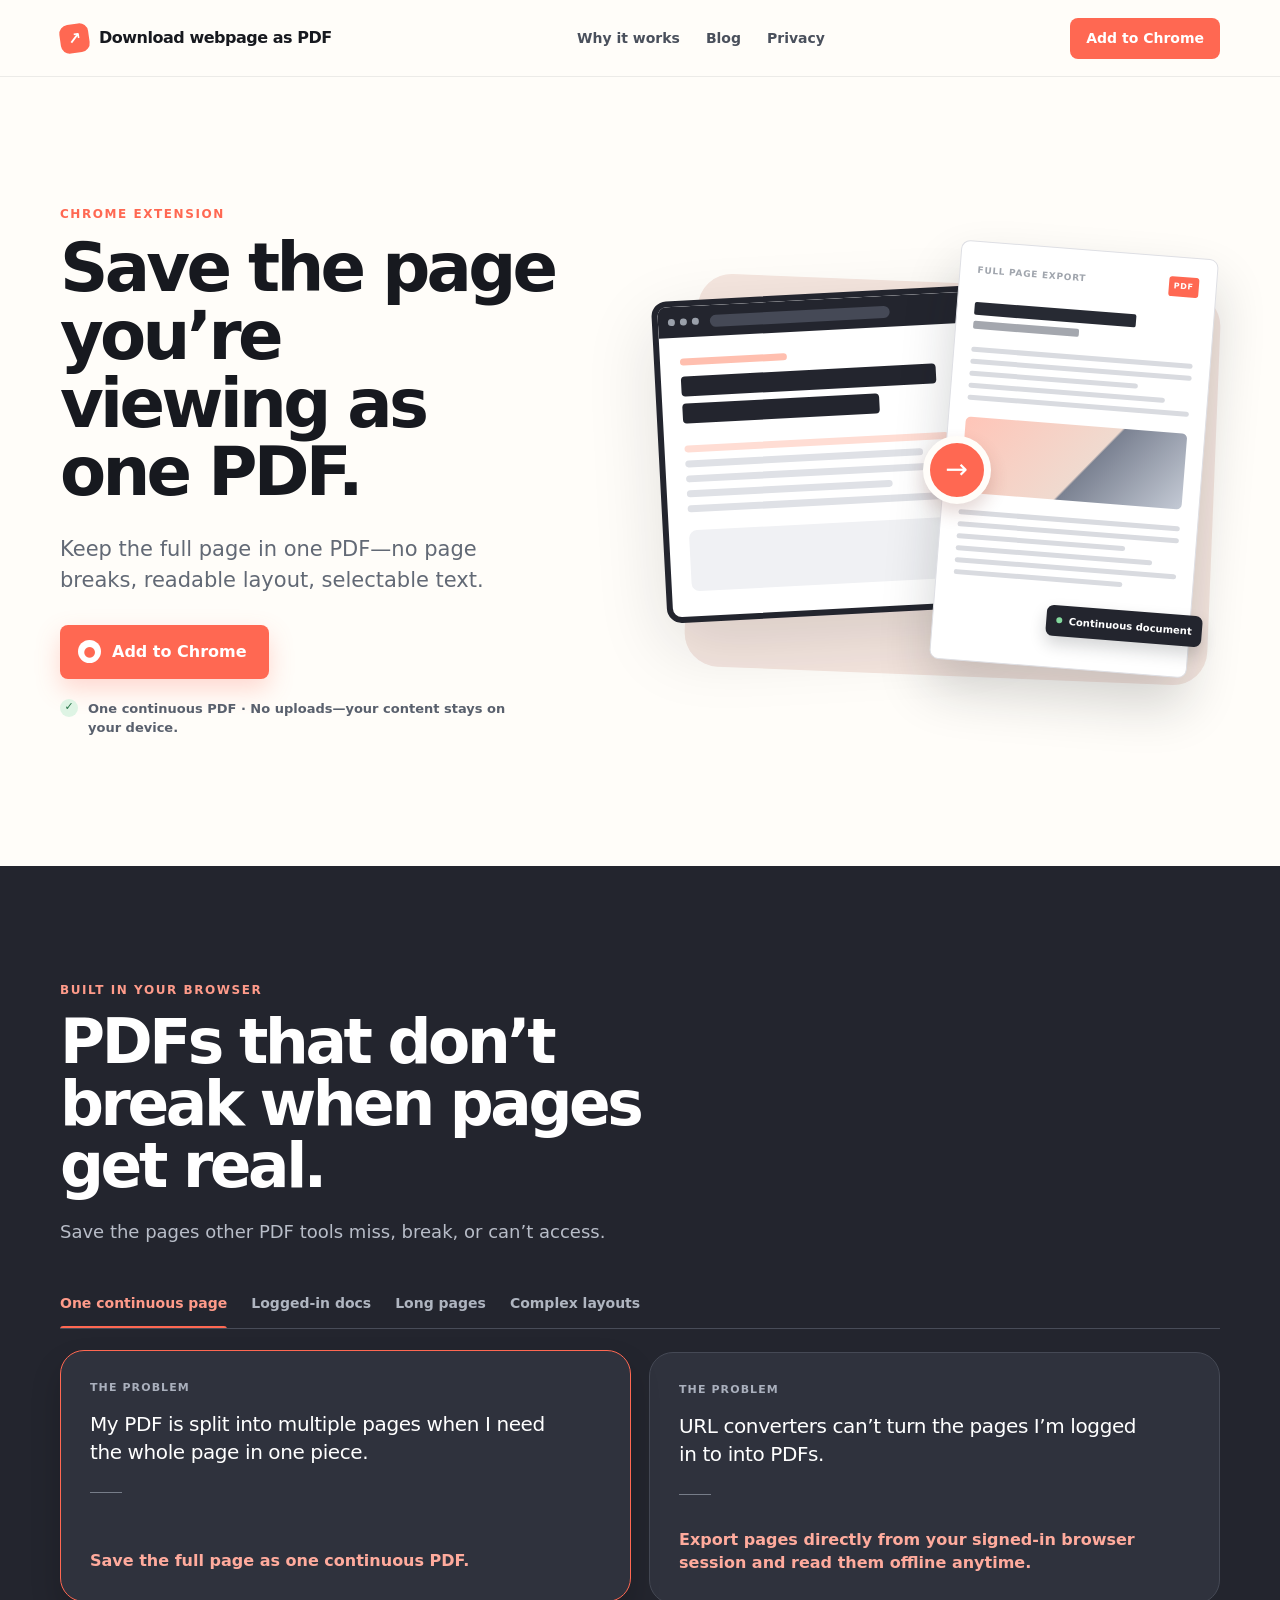
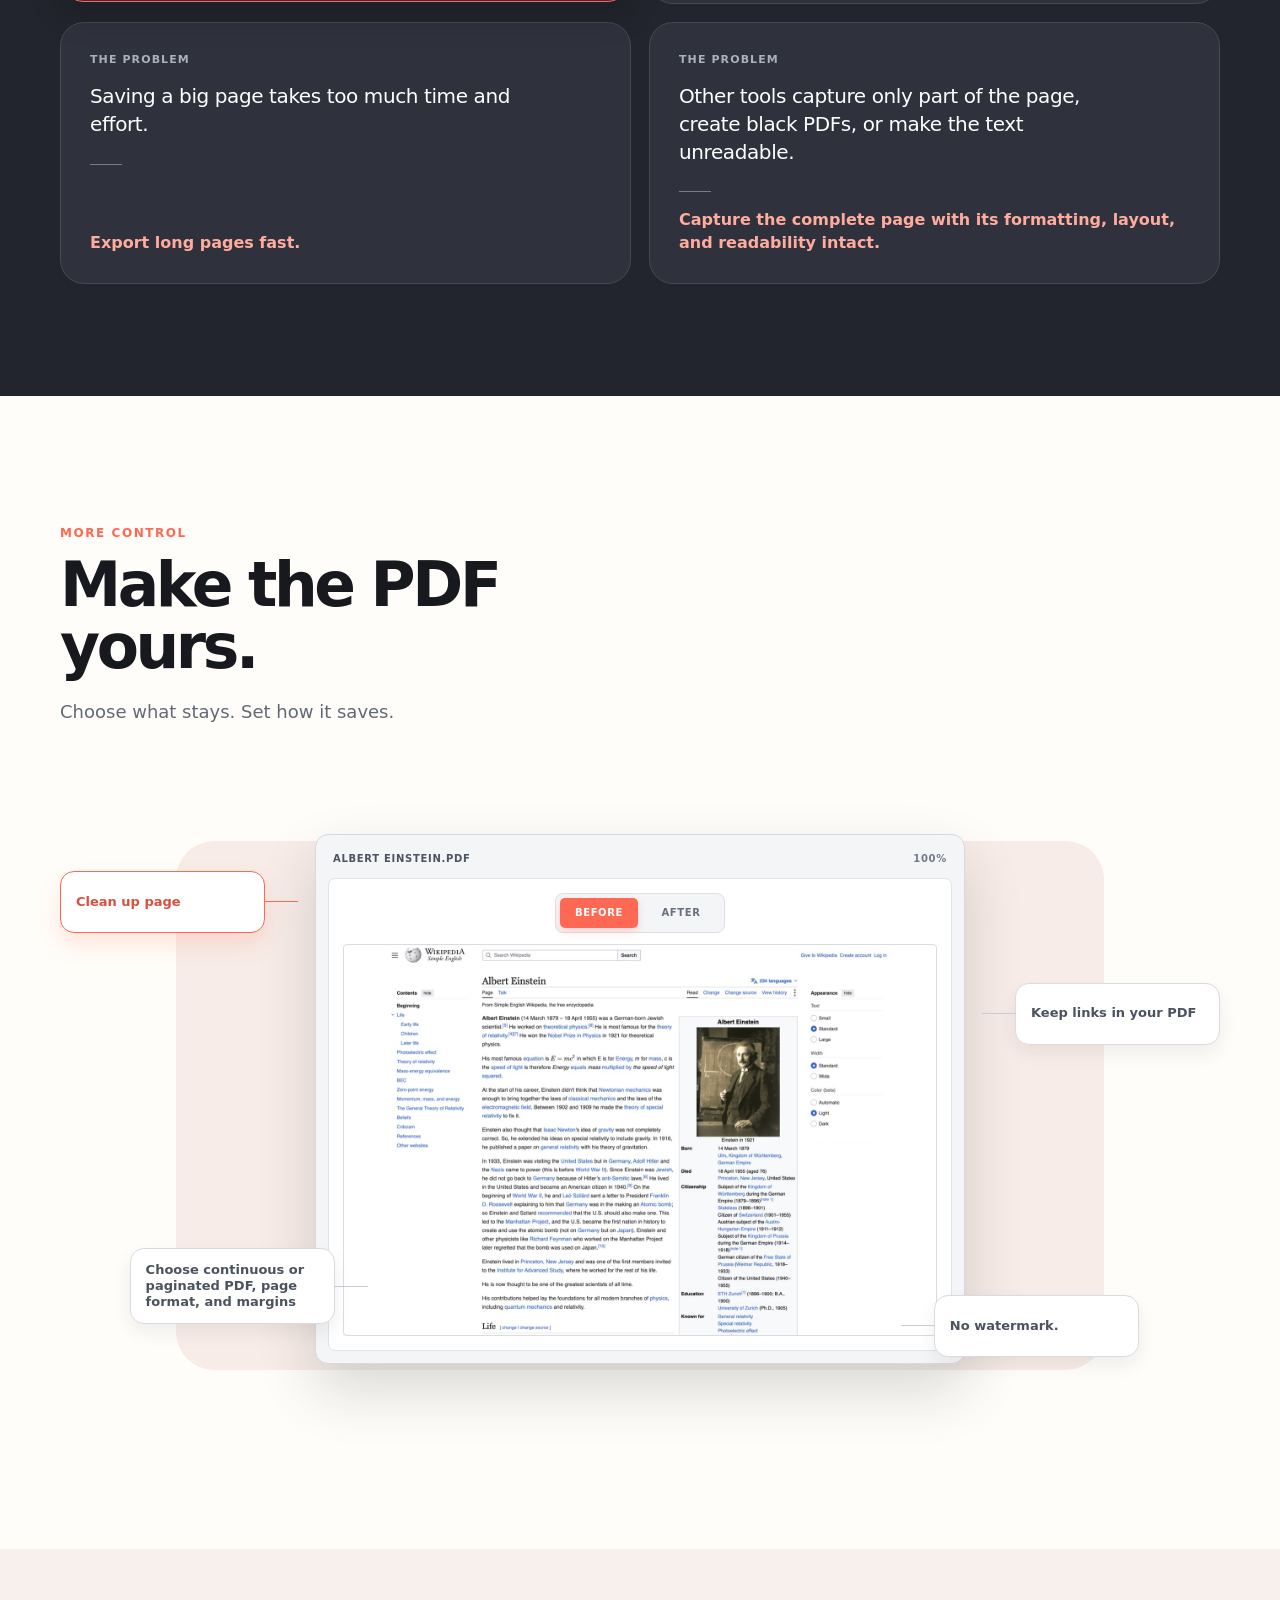
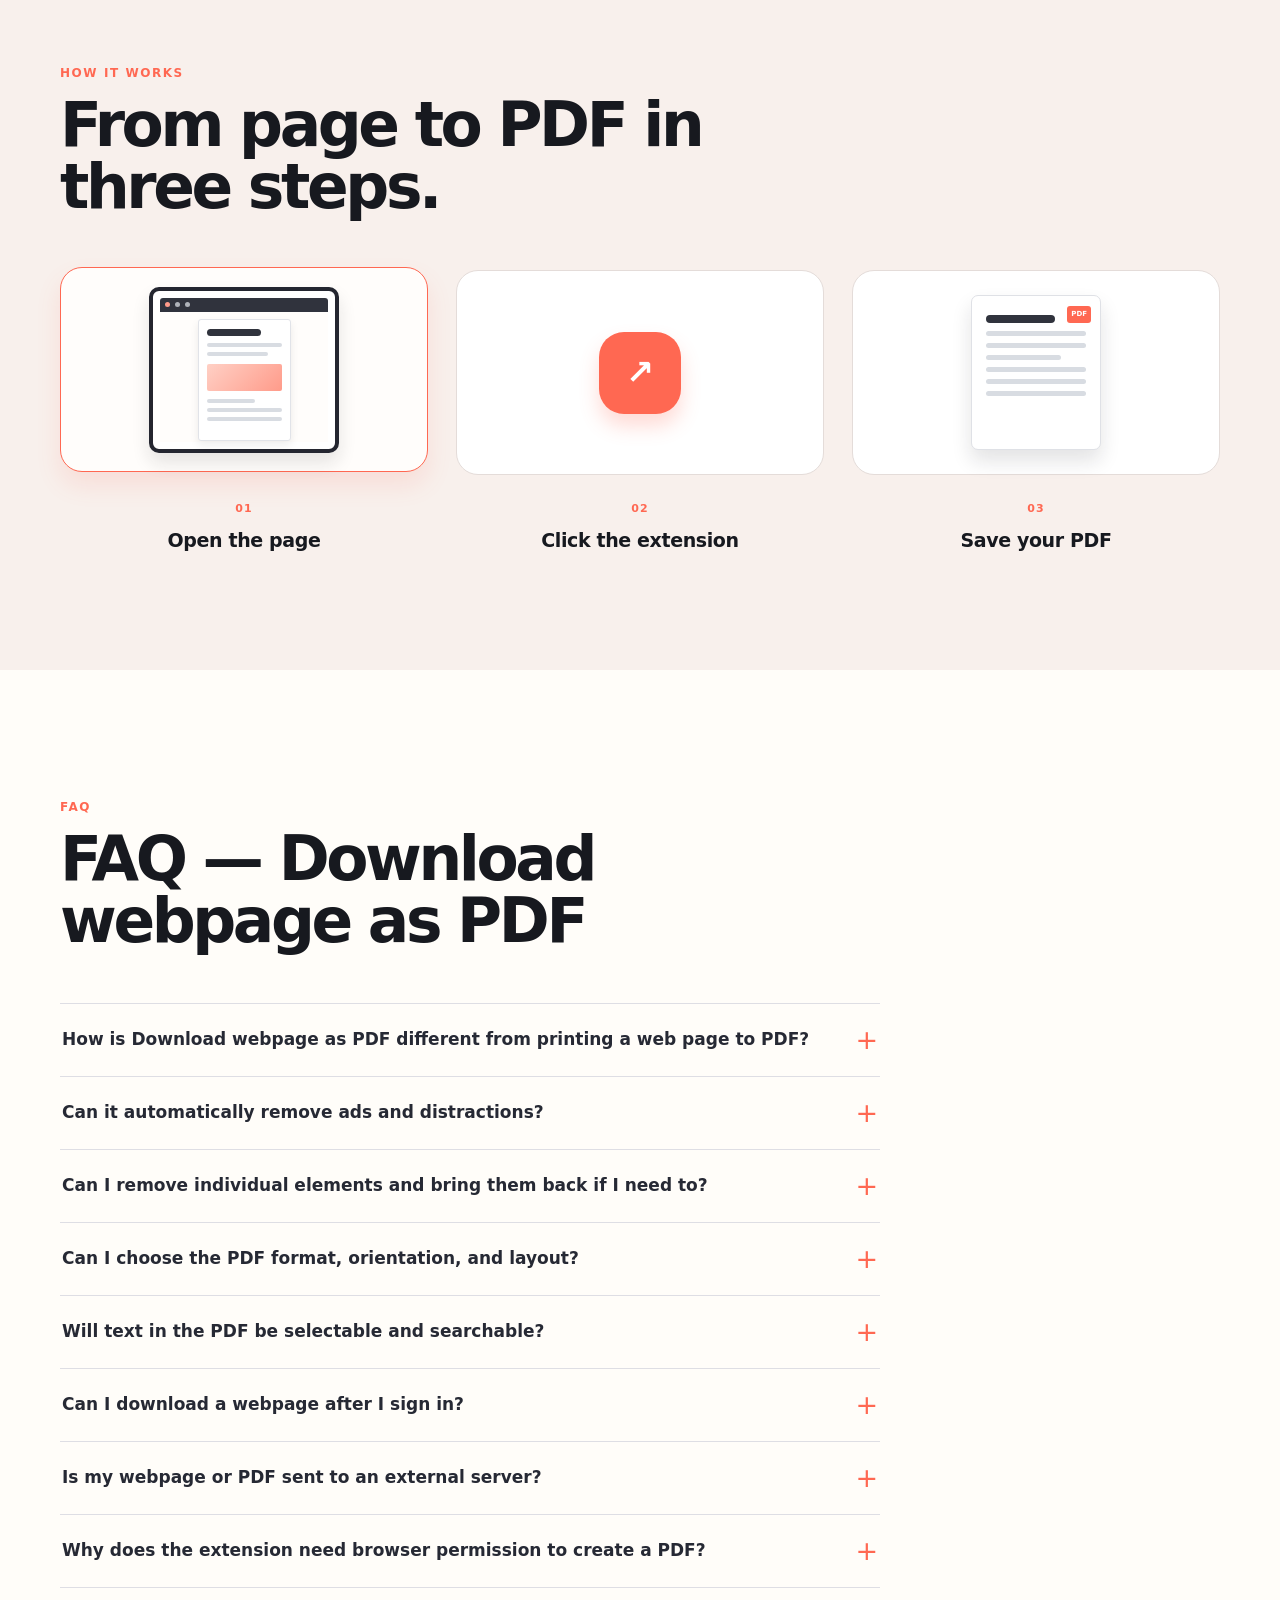
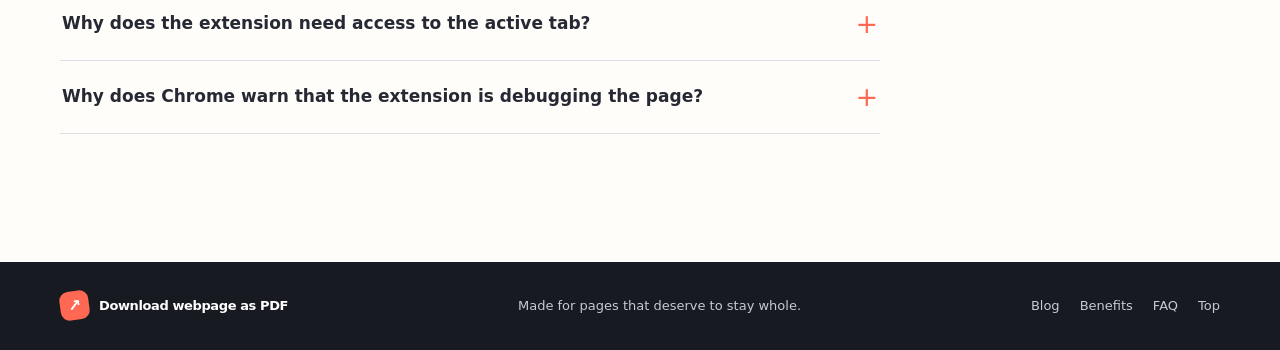
<file: index.html>
<!doctype html>
<html lang="en">
  <head>
    <meta charset="utf-8">
    <meta name="viewport" content="width=device-width, initial-scale=1">
    <meta name="description" content="Download any webpage as a high-quality, paginated PDF in Chrome with selectable text and working links for printing, sharing, and offline reference">
    <link rel="canonical" href="https://downloadwebpageaspdf.com/">
    <meta property="og:type" content="website">
    <meta property="og:url" content="https://downloadwebpageaspdf.com/">
    <meta property="og:title" content="Download Webpage as PDF in Chrome">
    <meta property="og:description" content="Save any webpage as a high-quality PDF directly in your browser.">
    <meta property="og:image" content="https://downloadwebpageaspdf.com/assets/download-webpage-as-pdf-og.png">
    <meta name="twitter:card" content="summary_large_image">
    <script type="application/ld+json">
      {
        "@context": "https://schema.org",
        "@graph": [
          {
            "@type": "WebSite",
            "@id": "https://downloadwebpageaspdf.com/#website",
            "url": "https://downloadwebpageaspdf.com/",
            "name": "Download webpage as PDF",
            "inLanguage": "en"
          },
          {
            "@type": "SoftwareApplication",
            "@id": "https://downloadwebpageaspdf.com/#application",
            "name": "Download webpage as PDF",
            "url": "https://downloadwebpageaspdf.com/",
            "applicationCategory": "UtilitiesApplication",
            "operatingSystem": "Google Chrome",
            "installUrl": "https://chromewebstore.google.com/detail/download-web-as-pdf/ooaclffhlgljhnodmnecbafldiinnagg",
            "description": "Download webpages as PDFs directly in Chrome, with continuous-page, layout, link, and local-processing controls."
          }
        ]
      }
    </script>
    <link rel="icon" type="image/png" href="favicon/favicon.png">
    <title>Download webpage as PDF — Download Websites as PDFs</title>
    <style>
      :root {
        --ink: #17191f;
        --muted: #626975;
        --paper: #fffdf9;
        --surface: #23252e;
        --surface-2: #2f323d;
        --line: #dedee4;
        --accent: #ff6852;
        --accent-soft: #fff0ec;
        --white: #ffffff;
        --shadow: 0 24px 70px rgba(23, 25, 31, .13);
        --radius: 24px;
      }

      * { box-sizing: border-box; }
      html { scroll-behavior: smooth; }
      body {
        margin: 0;
        color: var(--ink);
        background: var(--paper);
        font-family: Inter, ui-sans-serif, system-ui, -apple-system, BlinkMacSystemFont, "Segoe UI", sans-serif;
        font-size: 16px;
        line-height: 1.5;
      }
      button, a { font: inherit; }
      a { color: inherit; text-decoration: none; }
      button { cursor: pointer; }
      :focus-visible { outline: 3px solid #2478db; outline-offset: 3px; }

      .shell { width: min(1160px, calc(100% - 40px)); margin: 0 auto; }
      .eyebrow {
        margin: 0 0 12px;
        color: var(--accent);
        font-size: 12px;
        font-weight: 800;
        letter-spacing: .13em;
      }

      .site-header { border-bottom: 1px solid rgba(23, 25, 31, .08); }
      .nav {
        display: flex;
        align-items: center;
        justify-content: space-between;
        min-height: 76px;
        gap: 28px;
      }
      .brand { display: inline-flex; align-items: center; gap: 10px; font-weight: 800; letter-spacing: -.03em; }
      .brand-mark {
        display: grid;
        place-items: center;
        width: 29px;
        height: 29px;
        border-radius: 9px;
        color: var(--white);
        background: var(--accent);
        font-size: 16px;
        transform: rotate(-8deg);
      }
      .nav-links { display: flex; align-items: center; gap: 26px; color: #4a505c; font-size: 14px; font-weight: 650; }
      .nav-links a:hover { color: var(--accent); }
      .nav-cta, .primary-cta {
        border: 0;
        border-radius: 8px;
        color: var(--white);
        background: var(--accent);
        font-weight: 800;
        transition: transform .18s ease, background .18s ease;
      }
      .nav-cta { padding: 10px 16px; font-size: 14px; }
      .nav-cta:hover, .primary-cta:hover { background: #e95643; transform: translateY(-1px); }

      .hero { padding: clamp(68px, 10vw, 132px) 0 clamp(78px, 10vw, 136px); overflow: hidden; }
      .hero-grid { display: grid; grid-template-columns: minmax(0, .94fr) minmax(440px, 1.06fr); align-items: center; gap: clamp(50px, 8vw, 112px); }
      .hero-copy { max-width: 535px; }
      h1, h2 { margin: 0; letter-spacing: -.055em; line-height: 1.01; }
      h1 { max-width: 530px; font-size: clamp(48px, 5.25vw, 78px); }
      .hero-lede { max-width: 490px; margin: 27px 0 29px; color: var(--muted); font-size: clamp(18px, 1.65vw, 21px); line-height: 1.48; }
      .primary-cta { display: inline-flex; align-items: center; gap: 11px; padding: 15px 22px 15px 18px; box-shadow: 0 10px 24px rgba(255, 104, 82, .25); }
      .chrome-dot { display: grid; place-items: center; width: 23px; height: 23px; border-radius: 50%; color: var(--accent); background: var(--white); font-size: 14px; }
      .proof { display: flex; gap: 10px; align-items: flex-start; max-width: 470px; margin: 20px 0 0; color: #59606d; font-size: 13px; font-weight: 650; }
      .proof::before { content: "✓"; display: grid; place-items: center; flex: 0 0 auto; width: 18px; height: 18px; border-radius: 50%; color: #277347; background: #def4e4; font-size: 11px; }

      .conversion-visual { position: relative; min-height: 445px; }
      .visual-backdrop { position: absolute; inset: 34px 6px 18px 32px; border-radius: 34px; background: #f5e6df; transform: rotate(2.3deg); }
      .browser-window {
        position: absolute;
        left: 0;
        top: 44px;
        width: 61%;
        overflow: hidden;
        border: 6px solid var(--surface);
        border-radius: 15px;
        background: var(--white);
        box-shadow: var(--shadow);
        transform: rotate(-3deg);
      }
      .browser-bar { display: flex; align-items: center; gap: 5px; height: 31px; padding: 0 10px; color: #9aa0aa; background: var(--surface); }
      .browser-bar i { width: 7px; height: 7px; border-radius: 50%; background: currentColor; }
      .browser-url { width: 58%; height: 12px; margin-left: 6px; border-radius: 50px; background: #454956; }
      .article { padding: 21px 20px 25px; }
      .article-kicker { width: 37%; height: 7px; margin-bottom: 11px; border-radius: 20px; background: #ffbfaf; }
      .article-title { width: 88%; height: 20px; margin-bottom: 7px; border-radius: 4px; background: #23252e; }
      .article-title.short { width: 68%; }
      .article-lines { margin-top: 22px; }
      .article-lines b, .article-lines span { display: block; height: 7px; margin-top: 8px; border-radius: 30px; background: #dfe1e6; }
      .article-lines b { width: 91%; background: #ffddd4; }
      .article-lines span:nth-child(2) { width: 82%; }
      .article-lines span:nth-child(3) { width: 94%; }
      .article-lines span:nth-child(4) { width: 71%; }
      .article-lines span:nth-child(5) { width: 88%; }
      .article-card { height: 61px; margin-top: 18px; border-radius: 8px; background: #f0f1f4; }

      .flow { position: absolute; z-index: 3; left: 47%; top: 42%; display: grid; place-items: center; width: 68px; height: 68px; border: 7px solid var(--paper); border-radius: 50%; color: var(--white); background: var(--accent); box-shadow: 0 9px 18px rgba(112, 45, 34, .19); font-size: 27px; }
      .pdf-file {
        position: absolute;
        z-index: 2;
        right: 3%;
        top: 0;
        width: 46%;
        min-width: 205px;
        min-height: 420px;
        padding: 19px 17px;
        border: 1px solid #dedfe4;
        border-radius: 9px;
        background: var(--white);
        box-shadow: 0 28px 52px rgba(23, 25, 31, .19);
        transform: rotate(4.5deg);
      }
      .pdf-top { display: flex; align-items: center; justify-content: space-between; margin-bottom: 21px; color: #a0a5ad; font-size: 9px; font-weight: 800; letter-spacing: .08em; }
      .pdf-badge { padding: 4px 5px; border-radius: 3px; color: var(--white); background: var(--accent); font-size: 8px; }
      .pdf-heading { width: 73%; height: 13px; margin-bottom: 6px; border-radius: 2px; background: #272a33; }
      .pdf-heading.small { width: 48%; height: 8px; margin-bottom: 18px; background: #a4a7ae; }
      .pdf-lines { display: grid; gap: 7px; }
      .pdf-lines span { height: 5px; border-radius: 12px; background: #d9dbe0; }
      .pdf-lines span:nth-child(3n) { width: 76%; }
      .pdf-lines span:nth-child(4n) { width: 89%; }
      .pdf-image { height: 76px; margin: 17px 0; border-radius: 5px; background: linear-gradient(130deg, #ffc5b8, #f0dacf 55%, #7b8292 56%, #c4cad5); }
      .pdf-continuous { position: absolute; right: -13px; bottom: 31px; padding: 8px 10px; border-radius: 7px; color: var(--white); background: var(--surface); font-size: 10px; font-weight: 750; box-shadow: 0 8px 16px rgba(23,25,31,.18); }
      .pdf-continuous::before { content: ""; display: inline-block; width: 6px; height: 6px; margin: 0 6px 1px 0; border-radius: 50%; background: #83d99d; }

      .benefits { padding: clamp(72px, 9vw, 122px) 0 112px; background: var(--surface); color: var(--white); }
      .benefits .eyebrow { color: #ff9b8a; }
      .benefits-intro { max-width: 670px; }
      h2 { font-size: clamp(39px, 4.8vw, 64px); }
      .benefits-intro p:last-child { max-width: 565px; margin: 21px 0 0; color: #b8bdc8; font-size: 18px; }
      .tabs { display: flex; gap: 24px; margin: 48px 0 23px; overflow-x: auto; border-bottom: 1px solid #484c58; scrollbar-width: none; }
      .tabs::-webkit-scrollbar { display: none; }
      .tab {
        position: relative;
        flex: 0 0 auto;
        padding: 0 0 14px;
        border: 0;
        color: #afb5c0;
        background: none;
        font-size: 14px;
        font-weight: 750;
        transition: color .18s ease;
      }
      .tab::after { content: ""; position: absolute; right: 0; bottom: -1px; left: 0; height: 3px; border-radius: 4px 4px 0 0; background: transparent; transition: background .18s ease; }
      .tab[aria-selected="true"], .tab:hover, .tab.is-hovered { color: #ff9b8a; }
      .tab[aria-selected="true"]::after, .tab.is-hovered::after { background: var(--accent); }
      .cards { display: grid; grid-template-columns: repeat(2, minmax(0, 1fr)); gap: 18px; }
      .spotlight-card {
        display: flex;
        flex-direction: column;
        min-height: 252px;
        padding: 29px;
        border: 1px solid #454955;
        border-radius: var(--radius);
        color: var(--white);
        background: var(--surface-2);
        transition: border-color .18s ease, box-shadow .18s ease, transform .18s ease;
      }
      .spotlight-card:hover, .spotlight-card.is-active { border-color: var(--accent); box-shadow: 0 16px 30px rgba(0, 0, 0, .18); transform: translateY(-2px); }
      .card-label { margin: 0 0 15px; color: #aab0bd; font-size: 11px; font-weight: 800; letter-spacing: .1em; }
      .pain { max-width: 460px; margin: 0; font-size: clamp(17px, 1.7vw, 20px); line-height: 1.38; letter-spacing: -.02em; }
      .card-divider { width: 32px; height: 1px; margin: 25px 0 17px; background: #777d89; }
      .benefit { margin: auto 0 0; color: #ffab9d; font-weight: 760; line-height: 1.4; }

      .controls { padding: clamp(78px, 10vw, 132px) 0; overflow: hidden; }
      .controls-intro { max-width: 605px; }
      .controls-intro p:last-child { margin: 20px 0 0; color: var(--muted); font-size: 18px; }
      .hotspot-stage { position: relative; display: grid; place-items: center; min-height: 645px; margin-top: 51px; }
      .hotspot-stage::before { content: ""; position: absolute; inset: 10% 10% 8%; border-radius: 38px; background: #f7ece7; }
      .control-pdf {
        position: relative;
        z-index: 1;
        width: min(548px, 56vw);
        min-height: 530px;
        padding: 21px;
        border: 1px solid #d8d9df;
        border-radius: 13px;
        background: #f4f5f7;
        box-shadow: 0 26px 58px rgba(23, 25, 31, .16);
        transition: width .25s ease, transform .25s ease;
      }
      .control-pdf::before { content: "PDF PREVIEW"; display: block; margin-bottom: 13px; color: #7a808d; font-size: 10px; font-weight: 800; letter-spacing: .12em; }
      .paper-sheet { position: relative; min-height: 454px; padding: 31px 32px; overflow: hidden; border: 1px solid #e5e6e9; border-radius: 4px; background: var(--white); transition: min-height .25s ease, padding .25s ease; }
      .document-head { width: 39%; height: 8px; margin-bottom: 16px; border-radius: 30px; background: #ffd4ca; }
      .document-title { width: 77%; height: 20px; margin-bottom: 8px; border-radius: 3px; background: #252832; }
      .document-subtitle { width: 47%; height: 8px; margin-bottom: 28px; border-radius: 30px; background: #b8bdc6; }
      .document-layout { display: grid; grid-template-columns: 116px 1fr; gap: 24px; transition: grid-template-columns .25s ease, gap .25s ease; }
      .doc-sidebar { padding: 14px 12px; border-radius: 5px; background: #f1f2f4; transition: opacity .2s ease, transform .2s ease; }
      .doc-sidebar strong, .doc-sidebar span { display: block; height: 6px; margin-bottom: 11px; border-radius: 40px; background: #c2c6ce; }
      .doc-sidebar strong { width: 72%; background: #555b68; }
      .doc-sidebar span:nth-child(3) { width: 80%; }
      .doc-sidebar span:nth-child(4) { width: 56%; }
      .doc-copy { min-width: 0; }
      .doc-copy b, .doc-copy span { display: block; height: 7px; margin-bottom: 10px; border-radius: 30px; background: #d9dce2; }
      .doc-copy b { width: 89%; height: 10px; margin-bottom: 17px; background: #363944; }
      .doc-copy span:nth-of-type(2n) { width: 82%; }
      .doc-copy span:nth-of-type(3n) { width: 91%; }
      .doc-link { display: inline-flex; align-items: center; margin: 11px 0 20px; color: #535967; font-size: 11px; font-weight: 750; transition: color .2s ease, background .2s ease, padding .2s ease; }
      .doc-link::before { content: "↗"; margin-right: 5px; }
      .doc-banner { height: 72px; margin-top: 24px; border-radius: 6px; background: linear-gradient(120deg, #f2c1b4, #ffe9e1 58%, #afb8cb 59%); transition: opacity .2s ease, transform .2s ease; }
      .document-watermark { position: absolute; right: 23px; bottom: 22px; color: #d0d3d9; font-size: 11px; font-weight: 850; letter-spacing: .09em; transform: rotate(-19deg); transition: opacity .2s ease, transform .2s ease; }
      .hotspots { position: absolute; z-index: 2; inset: 0; pointer-events: none; }
      .hotspot {
        position: absolute;
        display: flex;
        align-items: center;
        width: 205px;
        min-height: 62px;
        padding: 13px 15px;
        border: 1px solid #d9dbe1;
        border-radius: 14px;
        color: #4b5260;
        background: var(--white);
        box-shadow: 0 8px 18px rgba(23, 25, 31, .07);
        font-size: 13px;
        font-weight: 760;
        line-height: 1.25;
        text-align: left;
        pointer-events: auto;
        transition: border-color .18s ease, color .18s ease, box-shadow .18s ease, transform .18s ease;
      }
      .hotspot::after { content: ""; position: absolute; width: 34px; height: 1px; background: #c8cbd3; transition: background .18s ease; }
      .hotspot:hover, .hotspot.is-active { border-color: var(--accent); color: #d94f3d; box-shadow: 0 12px 22px rgba(255, 104, 82, .16); transform: translateY(-2px); }
      .hotspot:hover::after, .hotspot.is-active::after { background: var(--accent); }
      .hotspot:nth-child(1) { top: 15%; left: 0; }
      .hotspot:nth-child(1)::after, .hotspot:nth-child(3)::after { right: -34px; }
      .hotspot:nth-child(2) { top: 32%; right: 0; }
      .hotspot:nth-child(2)::after, .hotspot:nth-child(4)::after { left: -34px; }
      .hotspot:nth-child(3) { bottom: 15%; left: 6%; }
      .hotspot:nth-child(4) { right: 7%; bottom: 10%; }
      .hotspot-stage[data-mode="hide"] .doc-sidebar,
      .hotspot-stage[data-mode="hide"] .doc-banner { opacity: .13; transform: translateX(-10px); }
      .hotspot-stage[data-mode="links"] .doc-link { padding: 5px 7px; border-radius: 4px; color: #d94f3d; background: var(--accent-soft); text-decoration: underline; text-underline-offset: 2px; }
      .hotspot-stage[data-mode="format"] .control-pdf { width: min(650px, 65vw); }
      #controls .hotspot-stage[data-mode="hide"] .control-pdf.real-pdf-viewer { width: min(650px, 65vw); }
      .hotspot-stage[data-mode="format"] .paper-sheet { min-height: 392px; padding: 27px 31px; }
      .hotspot-stage[data-mode="format"] .document-layout { grid-template-columns: 96px 1fr; gap: 33px; }
      .hotspot-stage[data-mode="clean"] .document-watermark { opacity: 0; transform: rotate(-19deg) translateY(7px); }

      /* Real PDF proof — the document, not an illustration, is the focus. */
      #controls .control-pdf.real-pdf-viewer {
        display: flex;
        flex-direction: column;
        width: min(548px, 56vw);
        height: 530px;
        min-height: 530px;
        padding: 12px;
        overflow: hidden;
        border-radius: 13px;
        background: #f4f5f7;
      }
      #controls .real-pdf-viewer::before { display: none; }
      .pdf-viewer-bar {
        display: flex;
        align-items: center;
        justify-content: space-between;
        gap: 12px;
        min-height: 31px;
        padding: 0 5px 8px;
        color: #737a87;
        font-size: 10px;
        font-weight: 800;
        letter-spacing: .07em;
        text-transform: uppercase;
      }
      .pdf-viewer-bar strong { color: #4c5361; font-size: 10px; }
      .pdf-viewer-status { min-width: 0; overflow: hidden; text-align: right; text-overflow: ellipsis; white-space: nowrap; }
      .pdf-viewer-body {
        display: grid;
        grid-template-columns: minmax(0, 1fr);
        flex: 1 1 auto;
        min-height: 0;
        overflow: hidden;
        border: 1px solid #e1e3e7;
        border-radius: 7px;
        background: #e9ebef;
      }
      .pdf-stage { position: relative; min-width: 0; min-height: 0; overflow: hidden; background: var(--white); }
      .pdf-state { position: absolute; inset: 0; display: grid; place-items: center; padding: 14px; visibility: hidden; opacity: 0; transform: translateY(8px); transition: opacity .2s ease, transform .2s ease, visibility .2s; }
      .pdf-state.is-visible { visibility: visible; opacity: 1; transform: translateY(0); }
      .real-page { position: relative; width: 100%; max-height: 100%; overflow: hidden; border: 1px solid #d9dce2; border-radius: 3px; background: var(--white); box-shadow: 0 8px 16px rgba(23,25,31,.08); }
      .real-page img { display: block; width: 100%; height: 100%; object-fit: cover; }
      .state-hide { display: grid; grid-template-rows: auto minmax(0, 1fr); gap: 11px; padding: 14px; }
      .hide-state-toggle { display: inline-flex; align-self: center; gap: 4px; padding: 4px; border: 1px solid #dde0e6; border-radius: 8px; background: #f4f5f7; }
      .hide-state-button { min-width: 78px; min-height: 30px; padding: 6px 11px; border: 0; border-radius: 5px; color: #68707d; background: transparent; font-size: 10px; font-weight: 850; letter-spacing: .06em; line-height: 1; text-transform: uppercase; }
      .hide-state-button:hover { color: #d94f3d; }
      .hide-state-button[aria-pressed="true"] { color: #ffffff; background: var(--accent); box-shadow: 0 4px 9px rgba(255,104,82,.23); }
      .hide-state-button:focus-visible { outline: 3px solid rgba(255,104,82,.36); outline-offset: 2px; }
      .hide-state-panel { position: relative; min-height: 0; height: 100%; width: 100%; overflow: hidden; }
      .hide-state-image { position: absolute; inset: 0; display: block; box-sizing: border-box; width: 100%; height: 100%; border: 1px solid #d9dce2; border-radius: 4px; background: var(--white); box-shadow: 0 8px 16px rgba(23,25,31,.08); object-fit: contain; }
      .hide-state-image[hidden] { display: none; }
      .state-links .real-page { align-self: stretch; height: 100%; margin: 0; aspect-ratio: auto; }
      .state-links .real-page > img { object-fit: contain; object-position: center; }
      .link-focus-ring {
        position: absolute;
        top: 24%;
        left: 24%;
        width: min(54%, 240px);
        aspect-ratio: 4.96;
        box-sizing: border-box;
        overflow: hidden;
        border: 1px solid #b8d9c0;
        border-radius: 8px;
        background: rgba(255,253,249,.97);
        box-shadow: 0 7px 16px rgba(63,118,82,.14);
        pointer-events: none;
      }
      .link-focus-ring img { display: block; width: 100%; height: 100%; object-fit: contain; }
      .state-format { display: grid; grid-template-rows: auto minmax(0, 1fr); gap: 11px; padding: 14px; }
      .format-state-toggle { display: inline-flex; align-self: center; gap: 4px; padding: 4px; border: 1px solid #dde0e6; border-radius: 8px; background: #f4f5f7; }
      .format-state-button { min-width: 92px; min-height: 30px; padding: 6px 11px; border: 0; border-radius: 5px; color: #68707d; background: transparent; font-size: 10px; font-weight: 850; letter-spacing: .06em; line-height: 1; text-transform: uppercase; }
      .format-state-button:hover { color: #d94f3d; }
      .format-state-button[aria-pressed="true"] { color: #ffffff; background: var(--accent); box-shadow: 0 4px 9px rgba(255,104,82,.23); }
      .format-state-button:focus-visible { outline: 3px solid rgba(255,104,82,.36); outline-offset: 2px; }
      .format-state-panel { position: relative; min-width: 0; min-height: 0; width: 100%; height: 100%; overflow: hidden; }
      .format-state-image { position: absolute; inset: 0; display: block; box-sizing: border-box; width: 100%; height: 100%; border: 1px solid #d9dce2; border-radius: 4px; background: var(--white); box-shadow: 0 8px 16px rgba(23,25,31,.08); object-fit: contain; object-position: center; }
      .format-state-image[hidden] { display: none; }
      .state-format[data-format-active="portrait"] .format-state-panel { width: auto; aspect-ratio: 1350 / 1408; justify-self: center; }
      .state-format[data-format-active="landscape"] .format-state-panel { width: auto; aspect-ratio: 1416 / 1920; justify-self: center; }
      .state-clean { padding: 28px 14px 24px; }
      .state-clean .real-page { align-self: stretch; height: 100%; aspect-ratio: .77; max-width: 74%; }
      .state-clean img { object-fit: contain; object-position: center; }
      .clean-footer { position: absolute; right: 14px; bottom: 14px; display: inline-flex; align-items: center; gap: 8px; padding: 10px 13px; border: 1px solid #b8d9c0; border-radius: 8px; color: #2f7042; background: rgba(255,253,249,.97); box-shadow: 0 7px 16px rgba(63,118,82,.14); font-size: 15px; font-weight: 850; line-height: 1.1; }
      .clean-footer::before { content: "✓"; display: grid; place-items: center; width: 22px; height: 22px; border-radius: 50%; color: #ffffff; background: #55a46a; font-size: 12px; }
      .hotspot-stage[data-mode="hide"] .state-hide,
      .hotspot-stage[data-mode="links"] .state-links,
      .hotspot-stage[data-mode="format"] .state-format,
      .hotspot-stage[data-mode="clean"] .state-clean { visibility: visible; opacity: 1; transform: translateY(0); }

      .how-it-works { padding: clamp(77px, 9vw, 122px) 0; background: #f8f0ec; }
      .how-intro { max-width: 680px; }
      .steps { display: grid; grid-template-columns: repeat(3, minmax(0, 1fr)); gap: 28px; margin-top: 52px; }
      .step { position: relative; min-width: 0; text-align: center; }
      .step-button { width: 100%; padding: 0; border: 0; color: inherit; background: transparent; }
      .step-link { display: block; }
      .step-visual { display: grid; place-items: center; height: 205px; margin-bottom: 20px; border: 1px solid #e4dcd9; border-radius: 22px; background: var(--white); transition: border-color .18s ease, box-shadow .18s ease, transform .18s ease; }
      .step-button:hover .step-visual, .step-button.is-active .step-visual { border-color: var(--accent); box-shadow: 0 13px 25px rgba(255, 104, 82, .13); transform: translateY(-3px); }
      .step-link:hover .step-visual, .step-link:focus-visible .step-visual { border-color: var(--accent); box-shadow: 0 13px 25px rgba(255, 104, 82, .13); transform: translateY(-3px); }
      .step-visual-image { overflow: hidden; background: #fffdfb; }
      .step-visual-image img { display: block; width: 100%; height: 100%; object-fit: contain; }
      .step-open-page { background: #fffdfb; }
      .web-page-window { width: 190px; height: 166px; padding: 7px; border: 4px solid #242630; border-radius: 10px; background: var(--white); box-shadow: 0 10px 18px rgba(23,25,31,.11); }
      .web-page-bar { display: flex; align-items: center; gap: 5px; height: 14px; padding: 0 5px; border-radius: 3px 3px 0 0; background: #30333d; }
      .web-page-bar i { width: 5px; height: 5px; border-radius: 50%; background: #afb3ba; }
      .web-page-bar i:first-child { background: #ff9b8a; }
      .web-page-content { display: grid; place-items: center; height: calc(100% - 14px); padding: 7px; background: #fffdfb; }
      .web-page-document { width: 93px; min-height: 122px; padding: 9px 8px; border: 1px solid #e1e3e8; border-radius: 3px; background: var(--white); box-shadow: 0 4px 8px rgba(23,25,31,.08); }
      .web-page-document b, .web-page-document i { display: block; height: 4px; margin-bottom: 5px; border-radius: 20px; background: #d8dce2; }
      .web-page-document b { width: 72%; height: 7px; margin-bottom: 7px; background: #30333d; }
      .web-page-document i:nth-of-type(2) { width: 82%; }
      .web-page-document i:nth-of-type(3) { width: 65%; }
      .web-page-document span { display: block; height: 27px; margin: 8px 0; border-radius: 2px; background: linear-gradient(135deg, #ffd0c5, #ff9b8a); }
      .step-index { display: inline-block; margin-bottom: 8px; color: var(--accent); font-size: 11px; font-weight: 850; letter-spacing: .1em; }
      .step-label { display: block; font-size: 19px; font-weight: 790; letter-spacing: -.02em; }
      .mini-browser { width: 188px; overflow: hidden; border: 4px solid #242630; border-radius: 10px; background: var(--white); box-shadow: 0 10px 18px rgba(23,25,31,.11); }
      .mini-browser-bar { height: 20px; background: #242630; }
      .mini-browser-page { padding: 14px; }
      .mini-browser-page i, .mini-browser-page b { display: block; height: 7px; margin-bottom: 7px; border-radius: 30px; background: #dce0e6; }
      .mini-browser-page b { width: 77%; height: 12px; background: #30333d; }
      .mini-browser-page i:last-child { width: 61%; }
      .extension-icon { display: grid; place-items: center; width: 82px; height: 82px; border-radius: 25px; color: var(--white); background: var(--accent); box-shadow: 0 12px 20px rgba(255,104,82,.24); font-size: 34px; font-weight: 900; }
      .finished-pdf { position: relative; width: 130px; height: 155px; padding: 19px 14px; border: 1px solid #dfe1e6; border-radius: 7px; background: var(--white); box-shadow: 0 11px 20px rgba(23,25,31,.12); }
      .finished-pdf::before { content: "PDF"; position: absolute; top: 10px; right: 9px; padding: 3px 4px; border-radius: 3px; color: var(--white); background: var(--accent); font-size: 7px; font-weight: 850; }
      .finished-pdf i { display: block; width: 69%; height: 8px; margin-bottom: 8px; border-radius: 20px; background: #30333d; }
      .finished-pdf span { display: block; height: 5px; margin-top: 7px; border-radius: 30px; background: #d8dce2; }
      .finished-pdf span:nth-child(4n) { width: 75%; }

      .faq { padding: clamp(78px, 10vw, 132px) 0; }
      .faq-intro { max-width: 690px; }
      .faq-list { max-width: 820px; margin: 51px 0 0; border-top: 1px solid var(--line); }
      .faq-item { border-bottom: 1px solid var(--line); }
      .faq-item summary {
        display: flex;
        align-items: center;
        justify-content: space-between;
        gap: 24px;
        min-height: 72px;
        padding: 14px 2px;
        color: #262934;
        cursor: pointer;
        font-size: 17px;
        font-weight: 760;
        line-height: 1.35;
        list-style: none;
      }
      .faq-item summary::-webkit-details-marker { display: none; }
      .faq-item summary::after { content: "+"; flex: 0 0 auto; color: var(--accent); font-size: 27px; font-weight: 400; line-height: 1; transition: transform .18s ease; }
      .faq-item[open] summary::after { transform: rotate(45deg); }
      .faq-answer { max-width: 730px; margin: -1px 0 0; padding: 0 42px 23px 2px; color: var(--muted); font-size: 16px; line-height: 1.58; }

      .site-footer { color: #c6cad2; background: #181a21; }
      .footer-row { display: flex; align-items: center; justify-content: space-between; min-height: 88px; gap: 24px; font-size: 13px; }
      .footer-row .brand { color: var(--white); }
      .footer-links { display: flex; gap: 20px; }
      .footer-links a:hover { color: var(--white); }

      @media (max-width: 820px) {
        .shell { width: min(100% - 36px, 620px); }
        .nav-links { display: none; }
        .hero { padding-top: 64px; }
        .hero-grid { grid-template-columns: 1fr; gap: 48px; }
        .conversion-visual { width: min(100%, 560px); min-height: 390px; margin: 0 auto; }
        .cards { grid-template-columns: 1fr; }
        .benefits { padding-bottom: 76px; }
        .hotspot-stage { display: flex; flex-direction: column; min-height: auto; gap: 25px; margin-top: 42px; }
        .hotspot-stage::before { inset: 0 0 auto; height: 480px; }
        .control-pdf { order: 1; width: min(100%, 510px); min-height: 484px; }
        .paper-sheet { min-height: 408px; }
        .hotspots { position: static; order: 2; display: grid; grid-template-columns: repeat(2, minmax(0, 1fr)); gap: 12px; width: 100%; }
        .hotspot { position: relative; width: 100%; min-height: 68px; }
        .hotspot::after { display: none; }
        .hotspot-stage[data-mode="format"] .control-pdf { width: min(100%, 510px); }
        .hotspot-stage[data-mode="format"] .paper-sheet { min-height: 408px; }
        .steps { grid-template-columns: 1fr; gap: 35px; max-width: 440px; margin-right: auto; margin-left: auto; }
        .faq-list { max-width: 620px; }
      }
      @media (max-width: 520px) {
        .shell { width: min(100% - 32px, 460px); }
        .nav { min-height: 67px; }
        .nav-cta { padding: 9px 13px; }
        h1 { font-size: 48px; }
        .hero-lede { margin-top: 21px; font-size: 18px; }
        .conversion-visual { min-height: 324px; }
        .browser-window { top: 38px; width: 65%; border-width: 5px; }
        .pdf-file { min-width: 164px; min-height: 304px; padding: 14px 12px; }
        .pdf-image { height: 53px; margin: 12px 0; }
        .flow { left: 45%; top: 40%; width: 53px; height: 53px; border-width: 5px; font-size: 22px; }
        .pdf-continuous { right: -9px; bottom: 18px; padding: 6px 7px; font-size: 8px; }
        .tabs { gap: 20px; margin-top: 37px; }
        .spotlight-card { min-height: 230px; padding: 23px; }
        .controls-intro p:last-child { font-size: 17px; }
        .control-pdf { min-height: 434px; padding: 14px; }
        .paper-sheet { min-height: 365px; padding: 23px 20px; }
        .document-layout { grid-template-columns: 89px 1fr; gap: 16px; }
        .doc-banner { height: 58px; }
        .hotspot-stage::before { height: 430px; }
        .hotspots { gap: 9px; }
        .hotspot { min-height: 74px; padding: 11px; font-size: 12px; }
        .step-visual { height: 174px; }
        .faq-list { margin-top: 40px; }
        .faq-item summary { min-height: 64px; gap: 16px; padding: 13px 0; font-size: 16px; }
        .faq-answer { padding-right: 8px; padding-bottom: 20px; font-size: 15px; }
        .footer-row { align-items: flex-start; flex-direction: column; justify-content: center; padding: 22px 0; }
      }
      @media (max-width: 820px) {
        #controls .control-pdf.real-pdf-viewer { width: min(100%, 510px); height: 484px; min-height: 484px; padding: 11px; }
        #controls .hotspot-stage[data-mode="hide"] .control-pdf.real-pdf-viewer { width: min(100%, 510px); }
        #controls .hotspot { inset: auto; }
        .hotspot-stage::before { height: 494px; }
      }
      @media (max-width: 520px) {
        #controls .control-pdf.real-pdf-viewer { height: 434px; min-height: 434px; padding: 10px; }
        #controls .hotspot-stage[data-mode="hide"] .control-pdf.real-pdf-viewer { width: 100%; }
        .pdf-viewer-bar { min-height: 28px; padding-bottom: 7px; }
        .pdf-viewer-bar strong { max-width: 54%; overflow: hidden; text-overflow: ellipsis; white-space: nowrap; }
        .state-hide, .state-links, .state-clean { padding: 10px; }
        .state-hide { gap: 8px; }
        .hide-state-toggle { padding: 3px; }
        .hide-state-button { min-width: 70px; min-height: 28px; padding: 5px 9px; font-size: 9px; }
        .state-clean { padding: 20px 10px 18px; }
        .clean-footer { right: 8px; bottom: 8px; gap: 6px; padding: 7px 8px; font-size: 11px; }
        .clean-footer::before { width: 16px; height: 16px; font-size: 9px; }
        .link-focus-ring { top: 29%; }
        .format-state-button { min-width: 76px; min-height: 28px; padding: 5px 9px; font-size: 9px; }
        .hotspot-stage::before { height: 444px; }
      }
      @media (prefers-reduced-motion: reduce) {
        *, *::before, *::after { scroll-behavior: auto !important; transition: none !important; }
      }
    </style>
  </head>
  <body>
    <header class="site-header">
      <div class="shell nav">
        <a class="brand" href="https://chromewebstore.google.com/detail/download-web-as-pdf/ooaclffhlgljhnodmnecbafldiinnagg?utm_medium=website" target="_blank" rel="noreferrer" aria-label="Download webpage as PDF in the Chrome Web Store"><span class="brand-mark" aria-hidden="true">↗</span>Download webpage as PDF</a>
        <nav class="nav-links" aria-label="Primary navigation">
          <a href="#benefits">Why it works</a>
          <a href="/blog/">Blog</a>
          <a href="#privacy">Privacy</a>
        </nav>
        <a class="nav-cta" href="https://chromewebstore.google.com/detail/download-web-as-pdf/ooaclffhlgljhnodmnecbafldiinnagg?utm_medium=website" target="_blank" rel="noreferrer">Add to Chrome</a>
      </div>
    </header>

    <main id="top">
      <section class="hero" aria-labelledby="hero-title">
        <div class="shell hero-grid">
          <div class="hero-copy">
            <p class="eyebrow">CHROME EXTENSION</p>
            <h1 id="hero-title">Save the page you’re viewing as one PDF.</h1>
            <p class="hero-lede">Keep the full page in one PDF—no page breaks, readable layout, selectable text.</p>
            <a class="primary-cta" href="https://chromewebstore.google.com/detail/download-web-as-pdf/ooaclffhlgljhnodmnecbafldiinnagg?utm_medium=website" target="_blank" rel="noreferrer"><span class="chrome-dot" aria-hidden="true">●</span>Add to Chrome</a>
            <p class="proof">One continuous PDF · No uploads—your content stays on your device.</p>
          </div>

          <div class="conversion-visual" aria-label="A browser page flowing into one continuous PDF document" role="img">
            <div class="visual-backdrop"></div>
            <div class="browser-window" aria-hidden="true">
              <div class="browser-bar"><i></i><i></i><i></i><span class="browser-url"></span></div>
              <div class="article">
                <div class="article-kicker"></div><div class="article-title"></div><div class="article-title short"></div>
                <div class="article-lines"><b></b><span></span><span></span><span></span><span></span></div>
                <div class="article-card"></div>
              </div>
            </div>
            <div class="flow" aria-hidden="true">→</div>
            <div class="pdf-file" aria-hidden="true">
              <div class="pdf-top"><span>FULL PAGE EXPORT</span><span class="pdf-badge">PDF</span></div>
              <div class="pdf-heading"></div><div class="pdf-heading small"></div>
              <div class="pdf-lines"><span></span><span></span><span></span><span></span><span></span></div>
              <div class="pdf-image"></div>
              <div class="pdf-lines"><span></span><span></span><span></span><span></span><span></span><span></span></div>
              <div class="pdf-continuous">Continuous document</div>
            </div>
          </div>
        </div>
      </section>

      <section class="benefits" id="benefits" aria-labelledby="benefits-title">
        <div class="shell">
          <div class="benefits-intro">
            <p class="eyebrow">BUILT IN YOUR BROWSER</p>
            <h2 id="benefits-title">PDFs that don’t break when pages get real.</h2>
            <p>Save the pages other PDF tools miss, break, or can’t access.</p>
          </div>

          <div class="tabs" role="tablist" aria-label="PDF capture benefits">
            <button class="tab" id="tab-continuous" role="tab" aria-selected="true" aria-controls="card-continuous" tabindex="0">One continuous page</button>
            <button class="tab" id="tab-docs" role="tab" aria-selected="false" aria-controls="card-docs" tabindex="-1">Logged-in docs</button>
            <button class="tab" id="tab-long" role="tab" aria-selected="false" aria-controls="card-long" tabindex="-1">Long pages</button>
            <button class="tab" id="tab-layouts" role="tab" aria-selected="false" aria-controls="card-layouts" tabindex="-1">Complex layouts</button>
          </div>

          <div class="cards">
            <article class="spotlight-card is-active" id="card-continuous" tabindex="-1" aria-labelledby="tab-continuous">
              <p class="card-label">THE PROBLEM</p><p class="pain">My PDF is split into multiple pages when I need the whole page in one piece.</p><div class="card-divider" aria-hidden="true"></div><p class="benefit">Save the full page as one continuous PDF.</p>
            </article>
            <article class="spotlight-card" id="card-docs" tabindex="-1" aria-labelledby="tab-docs">
              <p class="card-label">THE PROBLEM</p><p class="pain">URL converters can’t turn the pages I’m logged in to into PDFs.</p><div class="card-divider" aria-hidden="true"></div><p class="benefit">Export pages directly from your signed-in browser session and read them offline anytime.</p>
            </article>
            <article class="spotlight-card" id="card-long" tabindex="-1" aria-labelledby="tab-long">
              <p class="card-label">THE PROBLEM</p><p class="pain">Saving a big page takes too much time and effort.</p><div class="card-divider" aria-hidden="true"></div><p class="benefit">Export long pages fast.</p>
            </article>
            <article class="spotlight-card" id="card-layouts" tabindex="-1" aria-labelledby="tab-layouts">
              <p class="card-label">THE PROBLEM</p><p class="pain">Other tools capture only part of the page, create black PDFs, or make the text unreadable.</p><div class="card-divider" aria-hidden="true"></div><p class="benefit">Capture the complete page with its formatting, layout, and readability intact.</p>
            </article>
          </div>
        </div>
      </section>

      <section class="controls" id="controls" aria-labelledby="controls-title">
        <div class="shell">
          <div class="controls-intro">
            <p class="eyebrow">MORE CONTROL</p>
            <h2 id="controls-title">Make the PDF yours.</h2>
            <p>Choose what stays. Set how it saves.</p>
          </div>

          <div class="hotspot-stage" data-mode="hide">
            <div class="hotspots" aria-label="PDF controls">
              <button class="hotspot is-active" type="button" data-mode="hide" aria-pressed="true">Clean up page</button>
              <button class="hotspot" type="button" data-mode="links" aria-pressed="false">Keep links in your PDF</button>
              <button class="hotspot" type="button" data-mode="format" aria-pressed="false">Choose continuous or paginated PDF, page format, and margins</button>
              <button class="hotspot" type="button" data-mode="clean" aria-pressed="false">No watermark.</button>
            </div>

            <div class="control-pdf real-pdf-viewer" aria-label="Interactive preview of a real exported PDF">
              <div class="pdf-viewer-bar" aria-hidden="true">
                <strong>Albert Einstein.pdf</strong>
                <span class="pdf-viewer-status">100%</span>
              </div>
              <div class="pdf-viewer-body">
                <div class="pdf-stage">
                  <section class="pdf-state state-hide is-visible" data-preview="hide" aria-label="Before and after comparison of unwanted Wikipedia blocks removed from a real Albert Einstein PDF export">
                    <div class="hide-state-toggle" role="group" aria-label="Choose the original page or clean PDF">
                      <button class="hide-state-button" type="button" data-hide-state="before" aria-pressed="true">Before</button>
                      <button class="hide-state-button" type="button" data-hide-state="after" aria-pressed="false">After</button>
                    </div>
                    <div class="hide-state-panel">
                      <img class="hide-state-image" data-hide-image="before" src="assets/control-pdf/hide-before.jpg" alt="Original Albert Einstein page with Contents and Appearance sidebars">
                      <img class="hide-state-image" data-hide-image="after" data-preview-src="hide" data-src="assets/control-pdf/hide-after.jpg" alt="Clean exported Albert Einstein PDF without sidebars" hidden>
                    </div>
                  </section>

                  <section class="pdf-state state-links" data-preview="links" aria-label="Real PDF export preserving a highlighted link">
                    <div class="real-page"><img data-preview-src="links" data-src="assets/control-pdf/links-proof-background.png" alt="Full Albert Einstein page with no cropped edges"><span class="link-focus-ring" aria-hidden="true"><img data-preview-src="links" data-src="assets/control-pdf/link-tooltip-proof.png" alt=""></span></div>
                  </section>

                  <section class="pdf-state state-format" data-preview="format" data-format-active="portrait" aria-label="Choose a PDF page orientation">
                    <div class="format-state-toggle" role="group" aria-label="Choose PDF orientation">
                      <button class="format-state-button" type="button" data-format-state="portrait" aria-pressed="true">Portrait</button>
                      <button class="format-state-button" type="button" data-format-state="landscape" aria-pressed="false">Landscape</button>
                    </div>
                    <div class="format-state-panel">
                      <img class="format-state-image" data-preview-src="format" data-format-image="portrait" data-format-src="portrait" data-src="assets/control-pdf/portrait-format.png" alt="A4 portrait Albert Einstein PDF with normal margins">
                      <img class="format-state-image" data-format-image="landscape" data-format-src="landscape" data-src="assets/control-pdf/landscape-format.png" alt="A4 landscape Albert Einstein PDF with narrow margins" hidden>
                    </div>
                  </section>

                  <section class="pdf-state state-clean" data-preview="clean" aria-label="Clean PDF export with no account or watermark">
                    <div class="real-page"><img data-preview-src="clean" data-src="assets/control-pdf/no-watermark-proof.png" alt="A real clean Albert Einstein PDF without a watermark"><span class="clean-footer" aria-hidden="true">No added branding</span></div>
                  </section>
                </div>
              </div>
            </div>
          </div>
        </div>
      </section>

      <section class="how-it-works" id="how-it-works" aria-labelledby="how-title">
        <div class="shell">
          <div class="how-intro">
            <p class="eyebrow">HOW IT WORKS</p>
            <h2 id="how-title">From page to PDF in three steps.</h2>
          </div>

          <div class="steps" aria-label="Three steps to save a page as a PDF">
            <div class="step">
              <button class="step-button is-active" type="button" aria-pressed="true">
                <span class="step-visual step-open-page" aria-hidden="true"><span class="web-page-window"><span class="web-page-bar"><i></i><i></i><i></i></span><span class="web-page-content"><span class="web-page-document"><b></b><i></i><i></i><span></span><i></i><i></i><i></i></span></span></span></span>
                <span class="step-index">01</span><span class="step-label">Open the page</span>
              </button>
            </div>
            <div class="step">
              <a class="step-button step-link" href="https://chromewebstore.google.com/detail/download-web-as-pdf/ooaclffhlgljhnodmnecbafldiinnagg?utm_medium=website" target="_blank" rel="noreferrer" aria-label="Open Download webpage as PDF in the Chrome Web Store">
                <span class="step-visual" aria-hidden="true"><span class="extension-icon">↗</span></span>
                <span class="step-index">02</span><span class="step-label">Click the extension</span>
              </a>
            </div>
            <div class="step">
              <button class="step-button" type="button" aria-pressed="false">
                <span class="step-visual" aria-hidden="true"><span class="finished-pdf"><i></i><span></span><span></span><span></span><span></span><span></span><span></span></span></span>
                <span class="step-index">03</span><span class="step-label">Save your PDF</span>
              </button>
            </div>
          </div>
        </div>
      </section>

      <section class="faq" id="faq" aria-labelledby="faq-title">
        <div class="shell">
          <div class="faq-intro">
            <p class="eyebrow">FAQ</p>
            <h2 id="faq-title">FAQ — Download webpage as PDF</h2>
          </div>

          <div class="faq-list">
            <details class="faq-item">
              <summary>How is Download webpage as PDF different from printing a web page to PDF?</summary>
              <p class="faq-answer">Download webpage as PDF helps save long or complex pages that normal printing can cut off, split awkwardly, or render incorrectly. Use it when you need to download a web page for offline reading, sharing, or archiving.</p>
            </details>
            <details class="faq-item">
              <summary>Can it automatically remove ads and distractions?</summary>
              <p class="faq-answer">Before export, the extension can hide common floating elements, including banners, chat widgets, cookie notices, and similar blocks.</p>
            </details>
            <details class="faq-item">
              <summary>Can I remove individual elements and bring them back if I need to?</summary>
              <p class="faq-answer">Yes. You can hide selected page blocks, such as a sidebar or recommendations, and restore them before export.</p>
            </details>
            <details class="faq-item">
              <summary>Can I choose the PDF format, orientation, and layout?</summary>
              <p class="faq-answer">Yes. You can choose paper size, orientation, margins, headers and footers, and either a one-continuous-page or multi-page PDF layout.</p>
            </details>
            <details class="faq-item">
              <summary>Will text in the PDF be selectable and searchable?</summary>
              <p class="faq-answer">Usually. The extension creates a PDF, not a screenshot, so text can be selected and searched when Chrome preserves it in the document.</p>
            </details>
            <details class="faq-item">
              <summary>Can I download a webpage after I sign in?</summary>
              <p class="faq-answer">Yes, on supported HTTP(S) pages already open in your current tab. The extension creates the PDF from the page you see. Chrome does not allow extensions to work on some system and protected pages.</p>
            </details>
            <details class="faq-item">
              <summary>Is my webpage or PDF sent to an external server?</summary>
              <p class="faq-answer">No. The PDF is created and processed locally on your device.</p>
            </details>
            <details class="faq-item">
              <summary>Why does the extension need browser permission to create a PDF?</summary>
              <p class="faq-answer">It uses Chrome's built-in capability to create a PDF from the tab you select. The connection is used only during export.</p>
            </details>
            <details class="faq-item">
              <summary>Why does the extension need access to the active tab?</summary>
              <p class="faq-answer">It needs this access to create a PDF from the page you choose. Access to the selected tab's content begins after your action and is used for export.</p>
            </details>
            <details class="faq-item">
              <summary>Why does Chrome warn that the extension is debugging the page?</summary>
              <p class="faq-answer">The extension uses the Chrome Debugger API to create a PDF from the tab you select and disconnects after the export is complete. This lets the extension process long and complex pages more accurately and create a high-quality, readable PDF that stays as close as possible to the original.</p>
            </details>
          </div>
        </div>
      </section>
    </main>

    <footer class="site-footer" id="privacy">
      <div class="shell footer-row">
        <a class="brand" href="https://chromewebstore.google.com/detail/download-web-as-pdf/ooaclffhlgljhnodmnecbafldiinnagg?utm_medium=website" target="_blank" rel="noreferrer" aria-label="Download webpage as PDF in the Chrome Web Store"><span class="brand-mark" aria-hidden="true">↗</span>Download webpage as PDF</a>
        <span>Made for pages that deserve to stay whole.</span>
        <nav class="footer-links" aria-label="Footer navigation"><a href="/blog/">Blog</a><a href="#benefits">Benefits</a><a href="#faq">FAQ</a><a href="#top">Top</a></nav>
      </div>
    </footer>

    <script>
      const tabs = [...document.querySelectorAll('[role="tab"]')];
      const cards = tabs.map(tab => document.getElementById(tab.getAttribute('aria-controls')));

      let selectedIndex = 0;

      function applyVisualFocus(index) {
        cards.forEach((card, current) => card.classList.toggle('is-active', current === index));
        tabs.forEach((tab, current) => tab.classList.toggle('is-hovered', current === index && index !== selectedIndex));
      }

      function selectCard(index, focusCard = false) {
        selectedIndex = index;
        tabs.forEach((tab, current) => {
          const selected = current === index;
          tab.setAttribute('aria-selected', selected);
          tab.tabIndex = selected ? 0 : -1;
        });
        applyVisualFocus(index);
        if (focusCard) cards[index].focus();
      }

      tabs.forEach((tab, index) => {
        tab.addEventListener('click', () => selectCard(index, true));
        tab.addEventListener('keydown', event => {
          if (!['ArrowRight', 'ArrowLeft', 'Home', 'End'].includes(event.key)) return;
          event.preventDefault();
          const next = event.key === 'Home' ? 0 : event.key === 'End' ? tabs.length - 1 : (index + (event.key === 'ArrowRight' ? 1 : -1) + tabs.length) % tabs.length;
          selectCard(next);
          tabs[next].focus();
        });
      });

      cards.forEach((card, index) => {
        card.addEventListener('click', () => selectCard(index));
        card.addEventListener('mouseenter', () => applyVisualFocus(index));
        card.addEventListener('mouseleave', () => applyVisualFocus(selectedIndex));
      });

      const hotspotStage = document.querySelector('.hotspot-stage');
      const hotspots = [...document.querySelectorAll('.hotspot')];
      const pdfStates = [...document.querySelectorAll('[data-preview]')];
      const previewStatus = document.querySelector('.pdf-viewer-status');
      let selectedHotspot = 0;

      function loadPreviewImage(image) {
        if (!image.hasAttribute('src')) image.src = image.dataset.src;
      }

      function loadPreview(mode) {
        document.querySelectorAll(`[data-preview-src="${mode}"]`).forEach(loadPreviewImage);
      }

      function showHotspot(index) {
        const mode = hotspots[index].dataset.mode;
        loadPreview(mode);
        hotspotStage.dataset.mode = mode;
        hotspots.forEach((hotspot, current) => hotspot.classList.toggle('is-active', current === index));
        pdfStates.forEach(state => state.classList.toggle('is-visible', state.dataset.preview === mode));
        previewStatus.textContent = '100%';
      }

      function selectHotspot(index) {
        selectedHotspot = index;
        hotspots.forEach((hotspot, current) => hotspot.setAttribute('aria-pressed', current === index));
        showHotspot(index);
      }

      hotspots.forEach((hotspot, index) => {
        hotspot.addEventListener('click', () => selectHotspot(index));
        hotspot.addEventListener('mouseenter', () => showHotspot(index));
        hotspot.addEventListener('mouseleave', () => showHotspot(selectedHotspot));
        hotspot.addEventListener('focus', () => loadPreview(hotspot.dataset.mode));
        hotspot.addEventListener('keydown', event => {
          if (!['Enter', ' '].includes(event.key)) return;
          event.preventDefault();
          selectHotspot(index);
        });
      });

      const hideStateButtons = [...document.querySelectorAll('[data-hide-state]')];
      const hideStateImages = [...document.querySelectorAll('[data-hide-image]')];
      function showHideState(state) {
        loadPreview('hide');
        hideStateButtons.forEach(button => button.setAttribute('aria-pressed', button.dataset.hideState === state));
        hideStateImages.forEach(image => image.hidden = image.dataset.hideImage !== state);
      }
      hideStateButtons.forEach(button => {
        button.addEventListener('click', () => showHideState(button.dataset.hideState));
      });

      const formatStateButtons = [...document.querySelectorAll('[data-format-state]')];
      const formatStateImages = [...document.querySelectorAll('[data-format-image]')];
      function showFormatState(state) {
        loadPreviewImage(document.querySelector(`[data-format-src="${state}"]`));
        formatStateButtons.forEach(button => button.setAttribute('aria-pressed', button.dataset.formatState === state));
        formatStateImages.forEach(image => image.hidden = image.dataset.formatImage !== state);
        document.querySelector('.state-format').dataset.formatActive = state;
      }
      formatStateButtons.forEach(button => {
        button.addEventListener('click', () => showFormatState(button.dataset.formatState));
      });

      const stepButtons = [...document.querySelectorAll('button.step-button')];
      let selectedStep = 0;

      function showStep(index) {
        stepButtons.forEach((step, current) => step.classList.toggle('is-active', current === index));
      }

      function selectStep(index) {
        selectedStep = index;
        stepButtons.forEach((step, current) => step.setAttribute('aria-pressed', current === index));
        showStep(index);
      }

      stepButtons.forEach((step, index) => {
        step.addEventListener('click', () => selectStep(index));
        step.addEventListener('mouseenter', () => showStep(index));
        step.addEventListener('mouseleave', () => showStep(selectedStep));
        step.addEventListener('keydown', event => {
          if (!['Enter', ' '].includes(event.key)) return;
          event.preventDefault();
          selectStep(index);
        });
      });
    </script>
  </body>
</html>
</file>
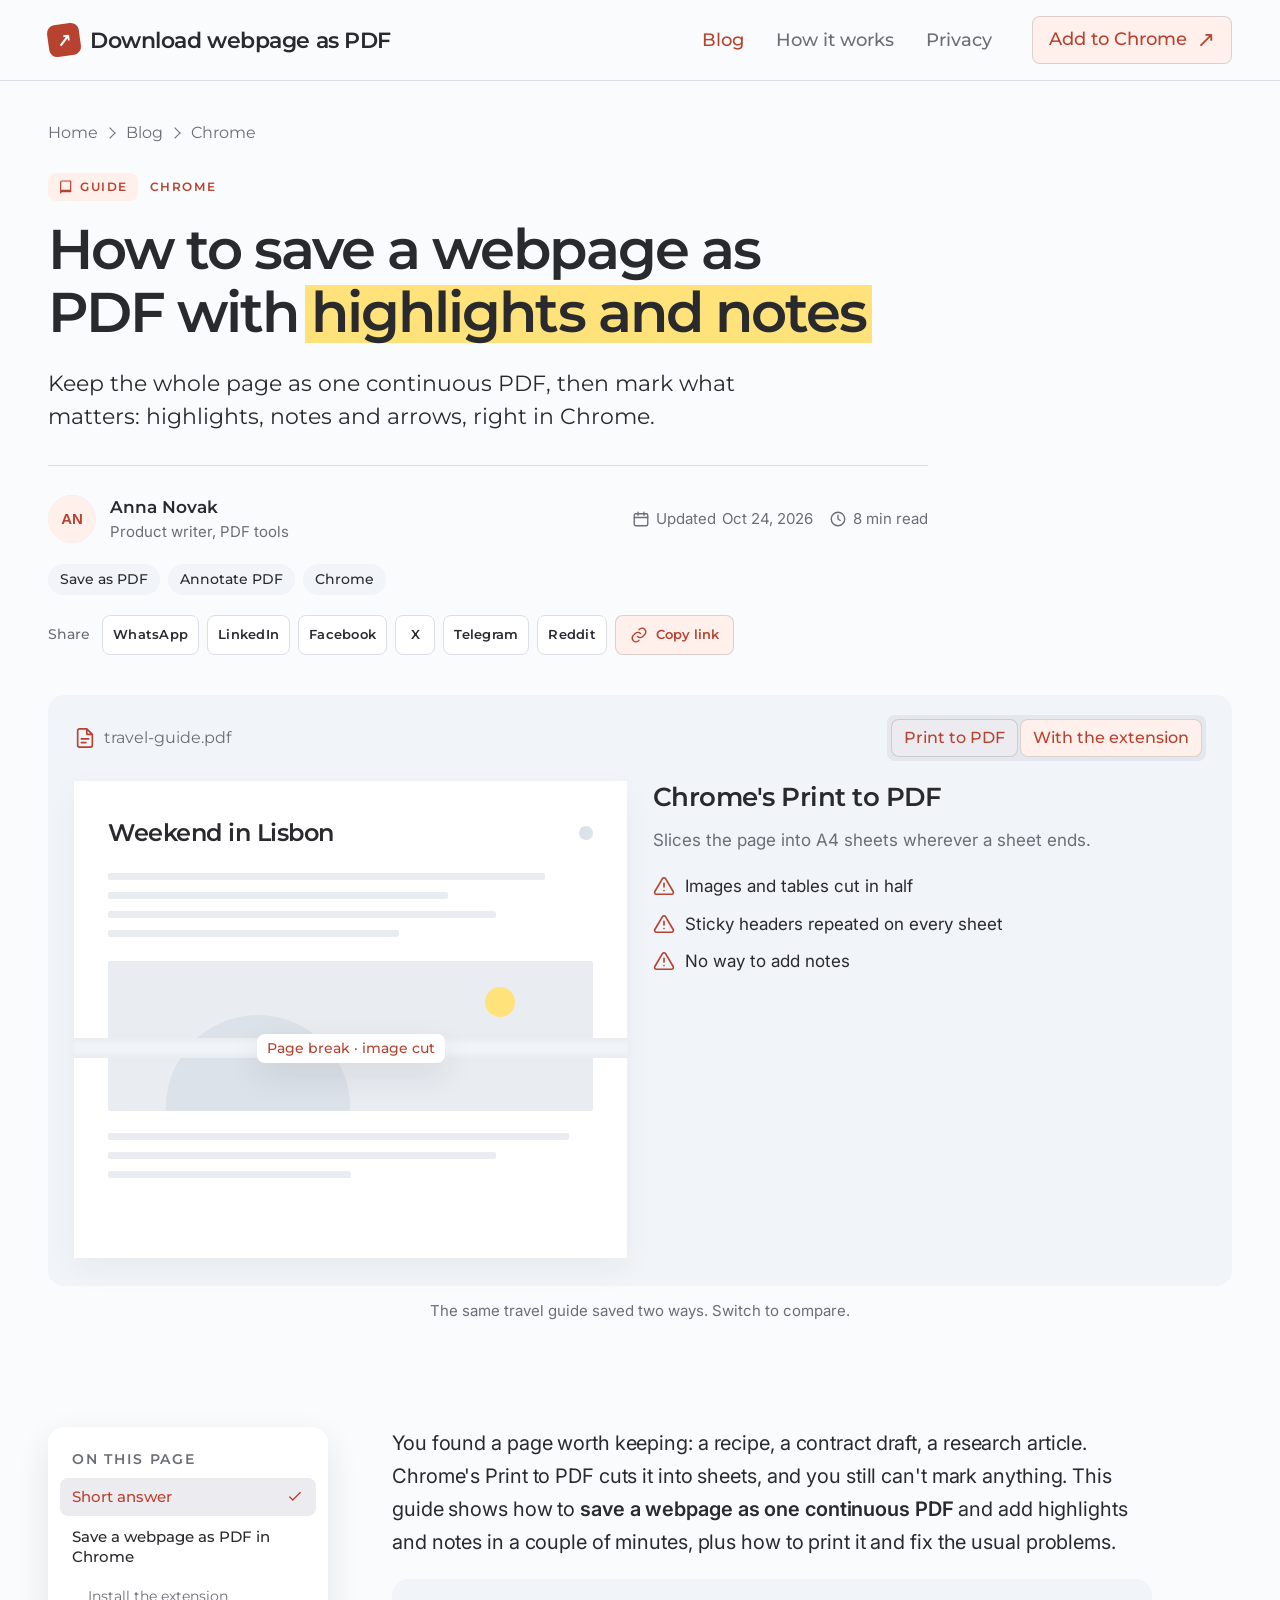
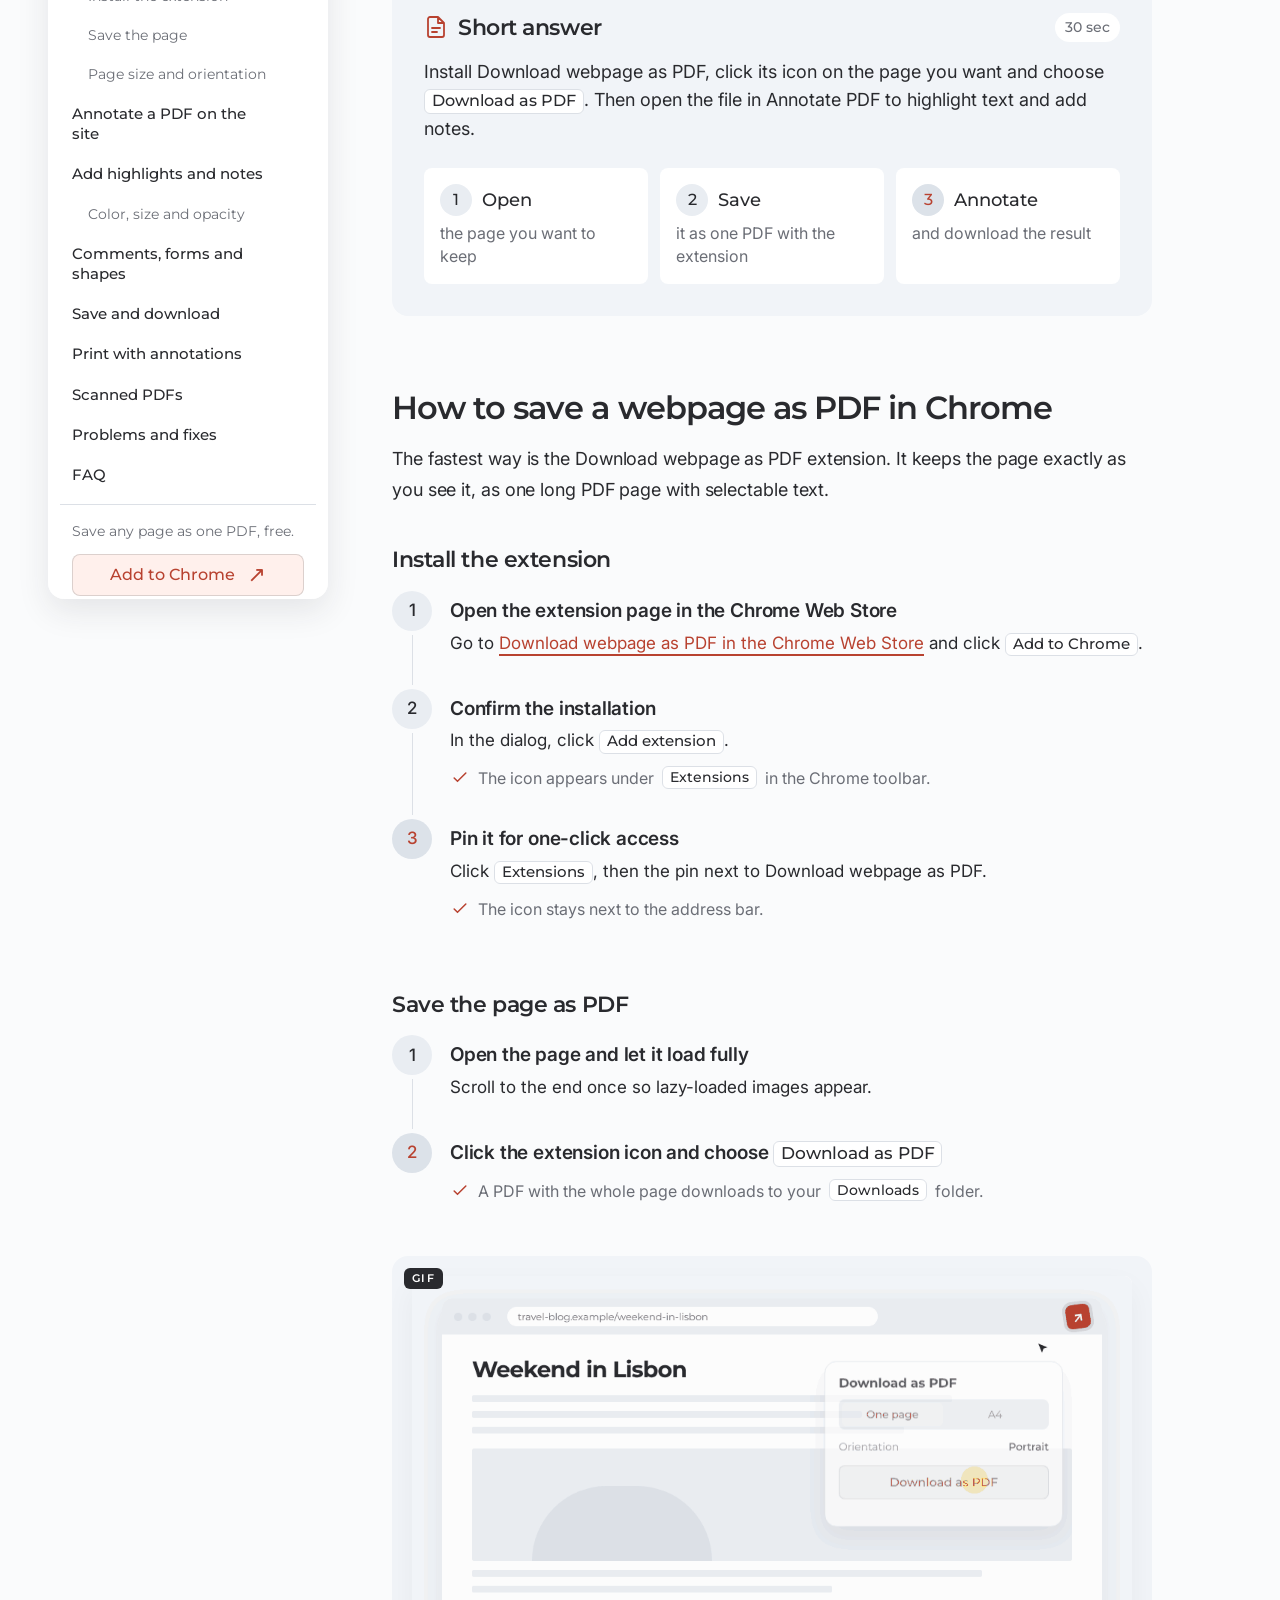
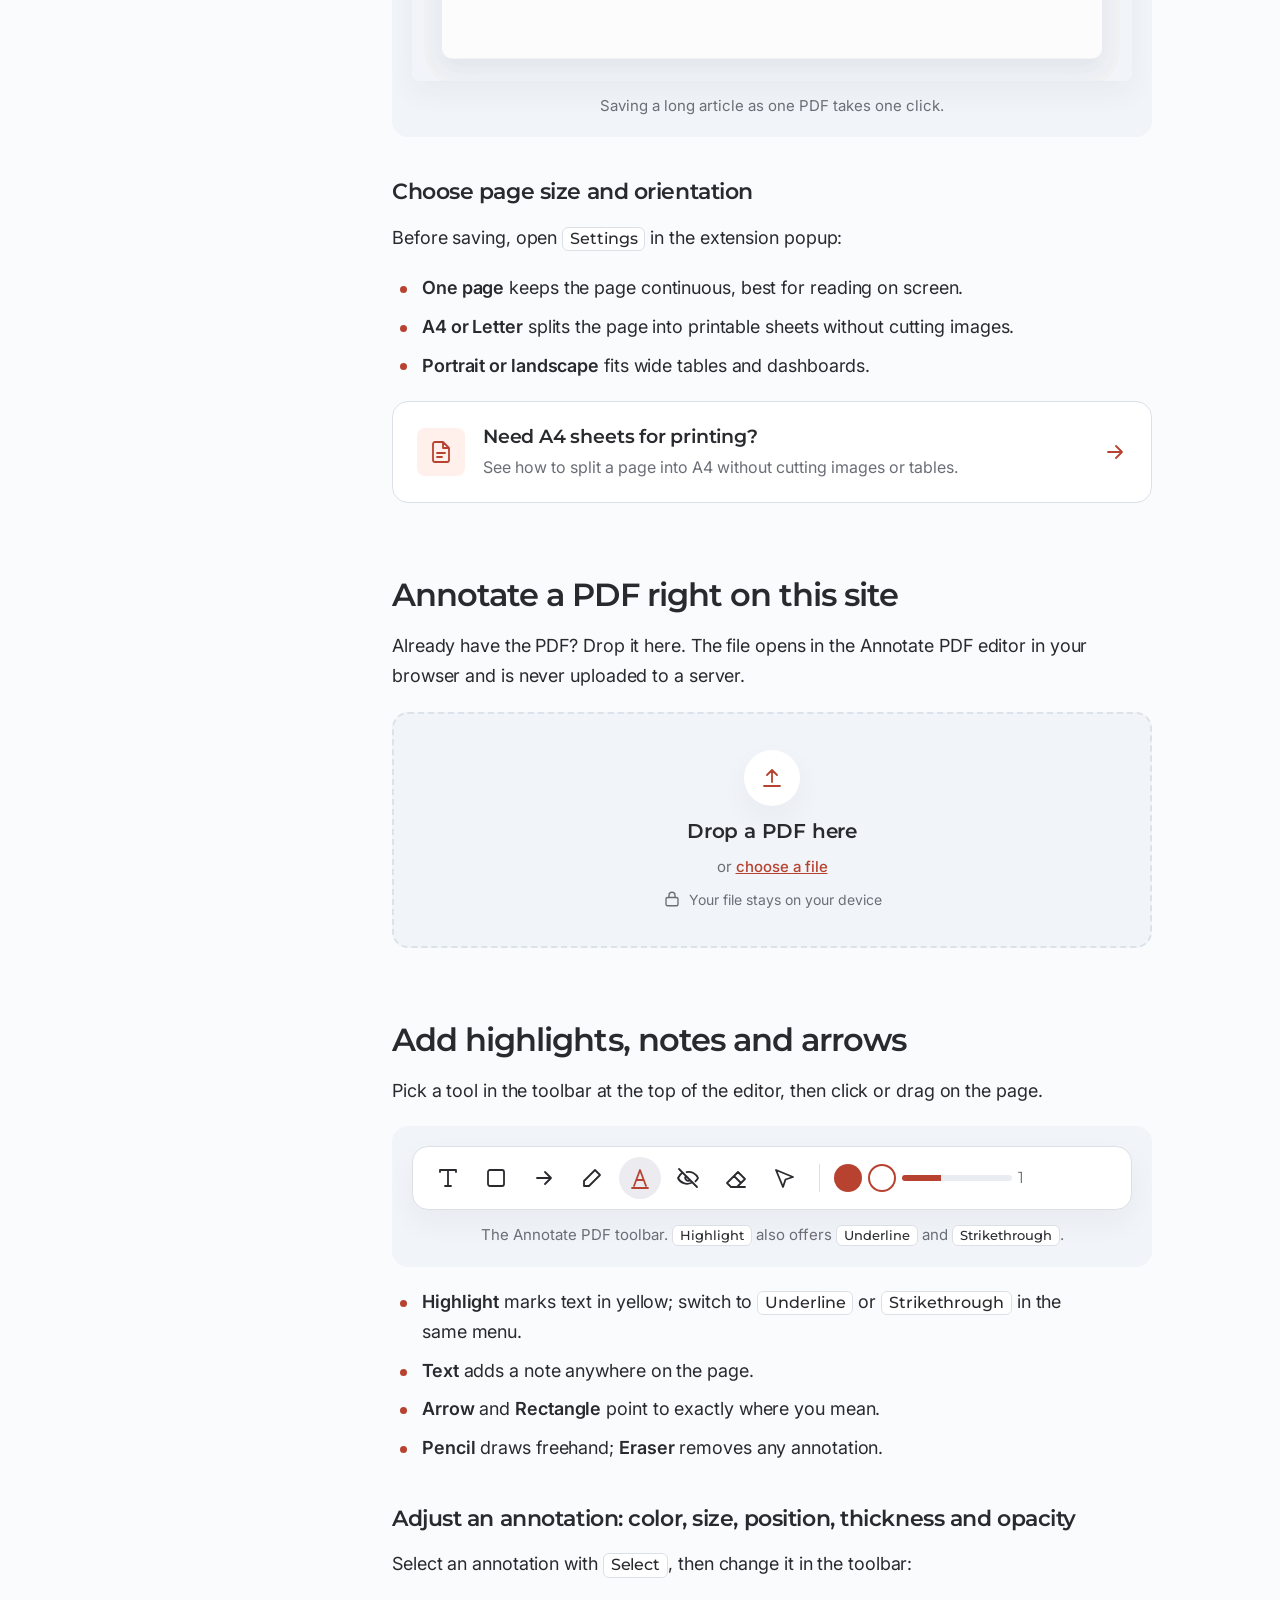
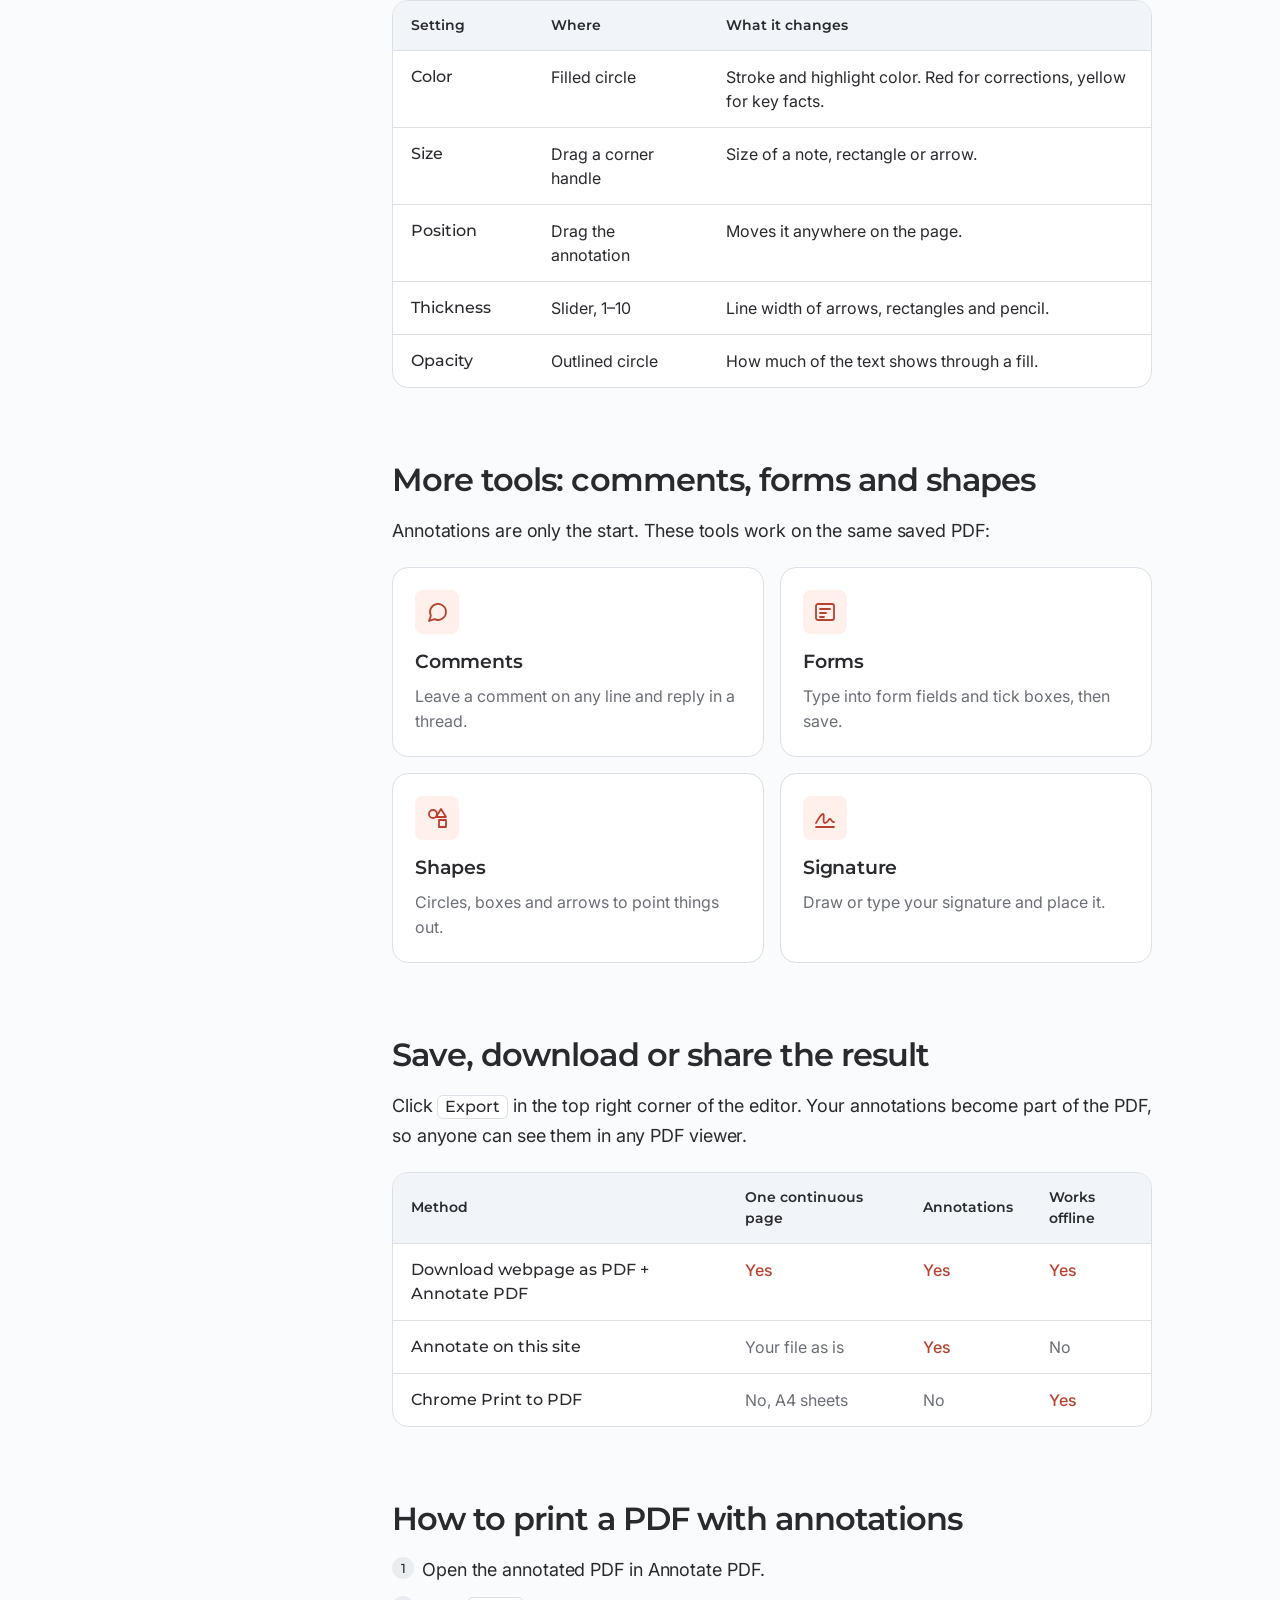
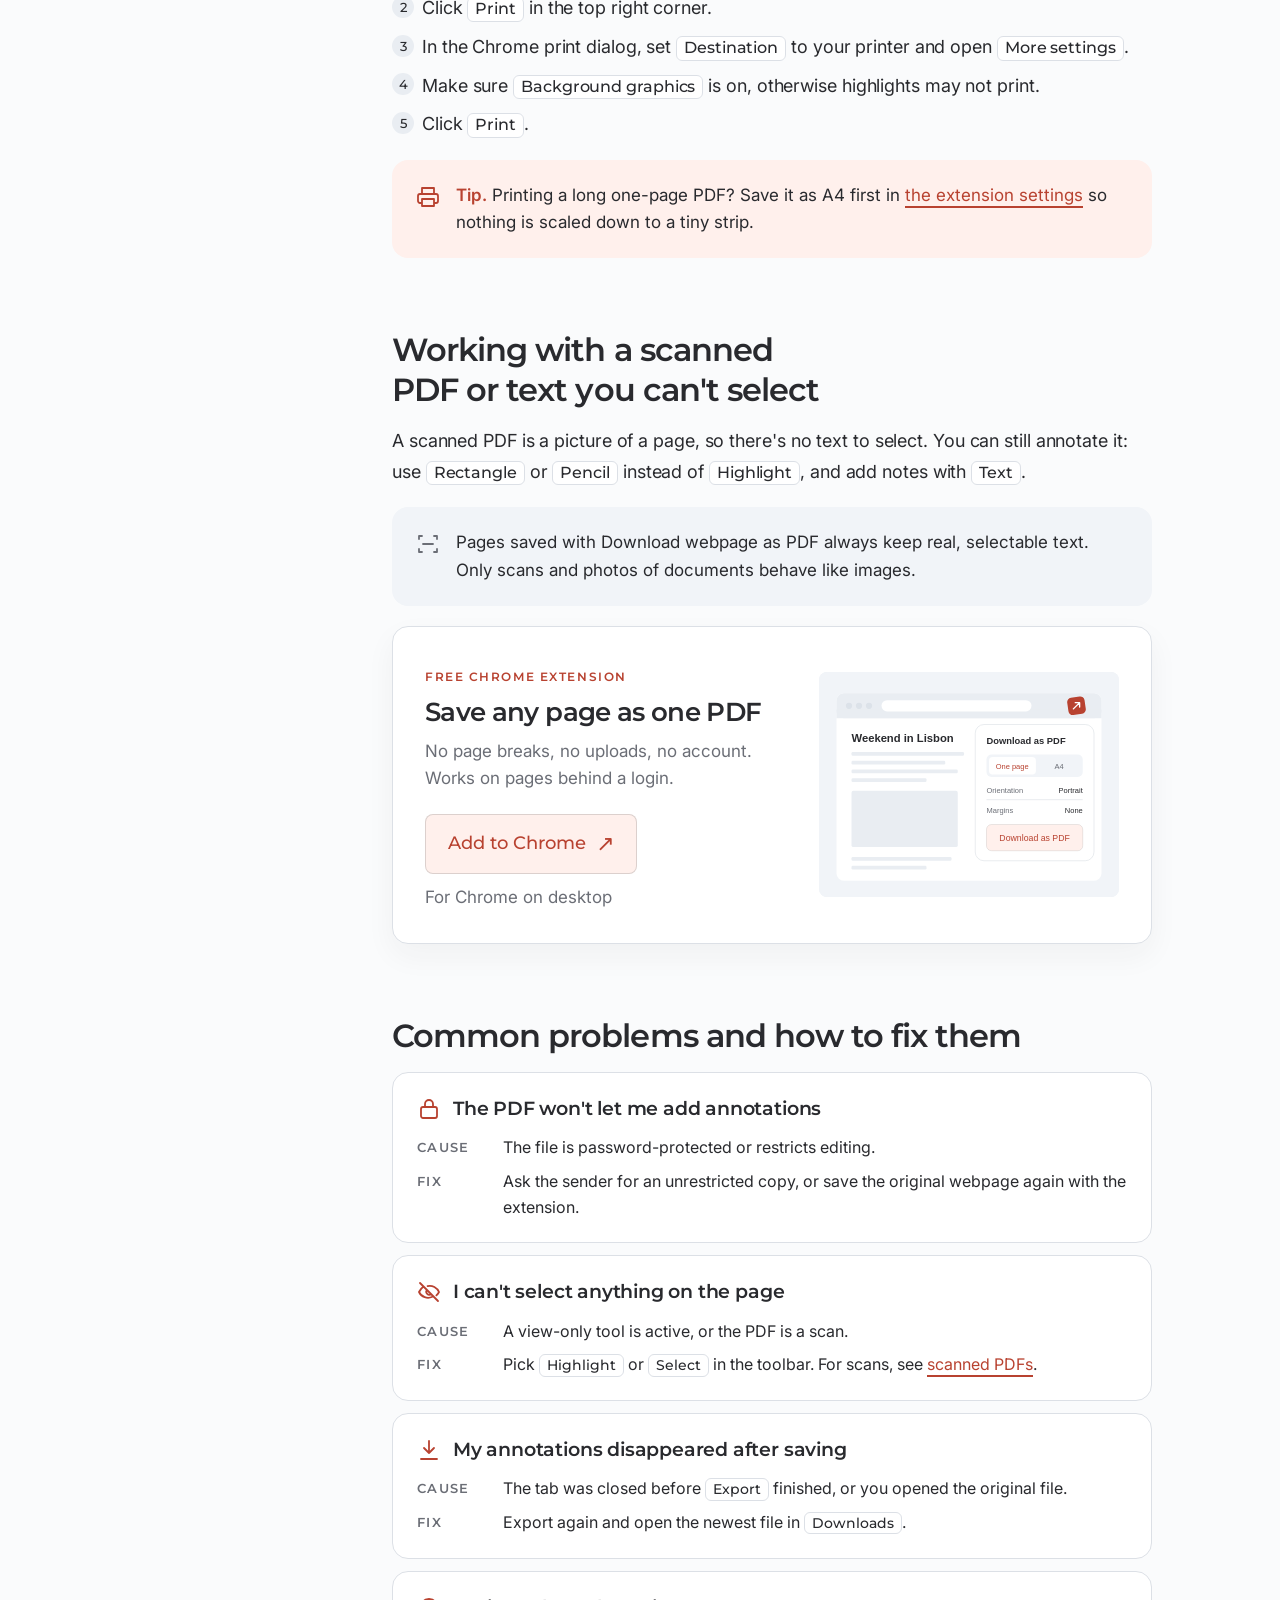
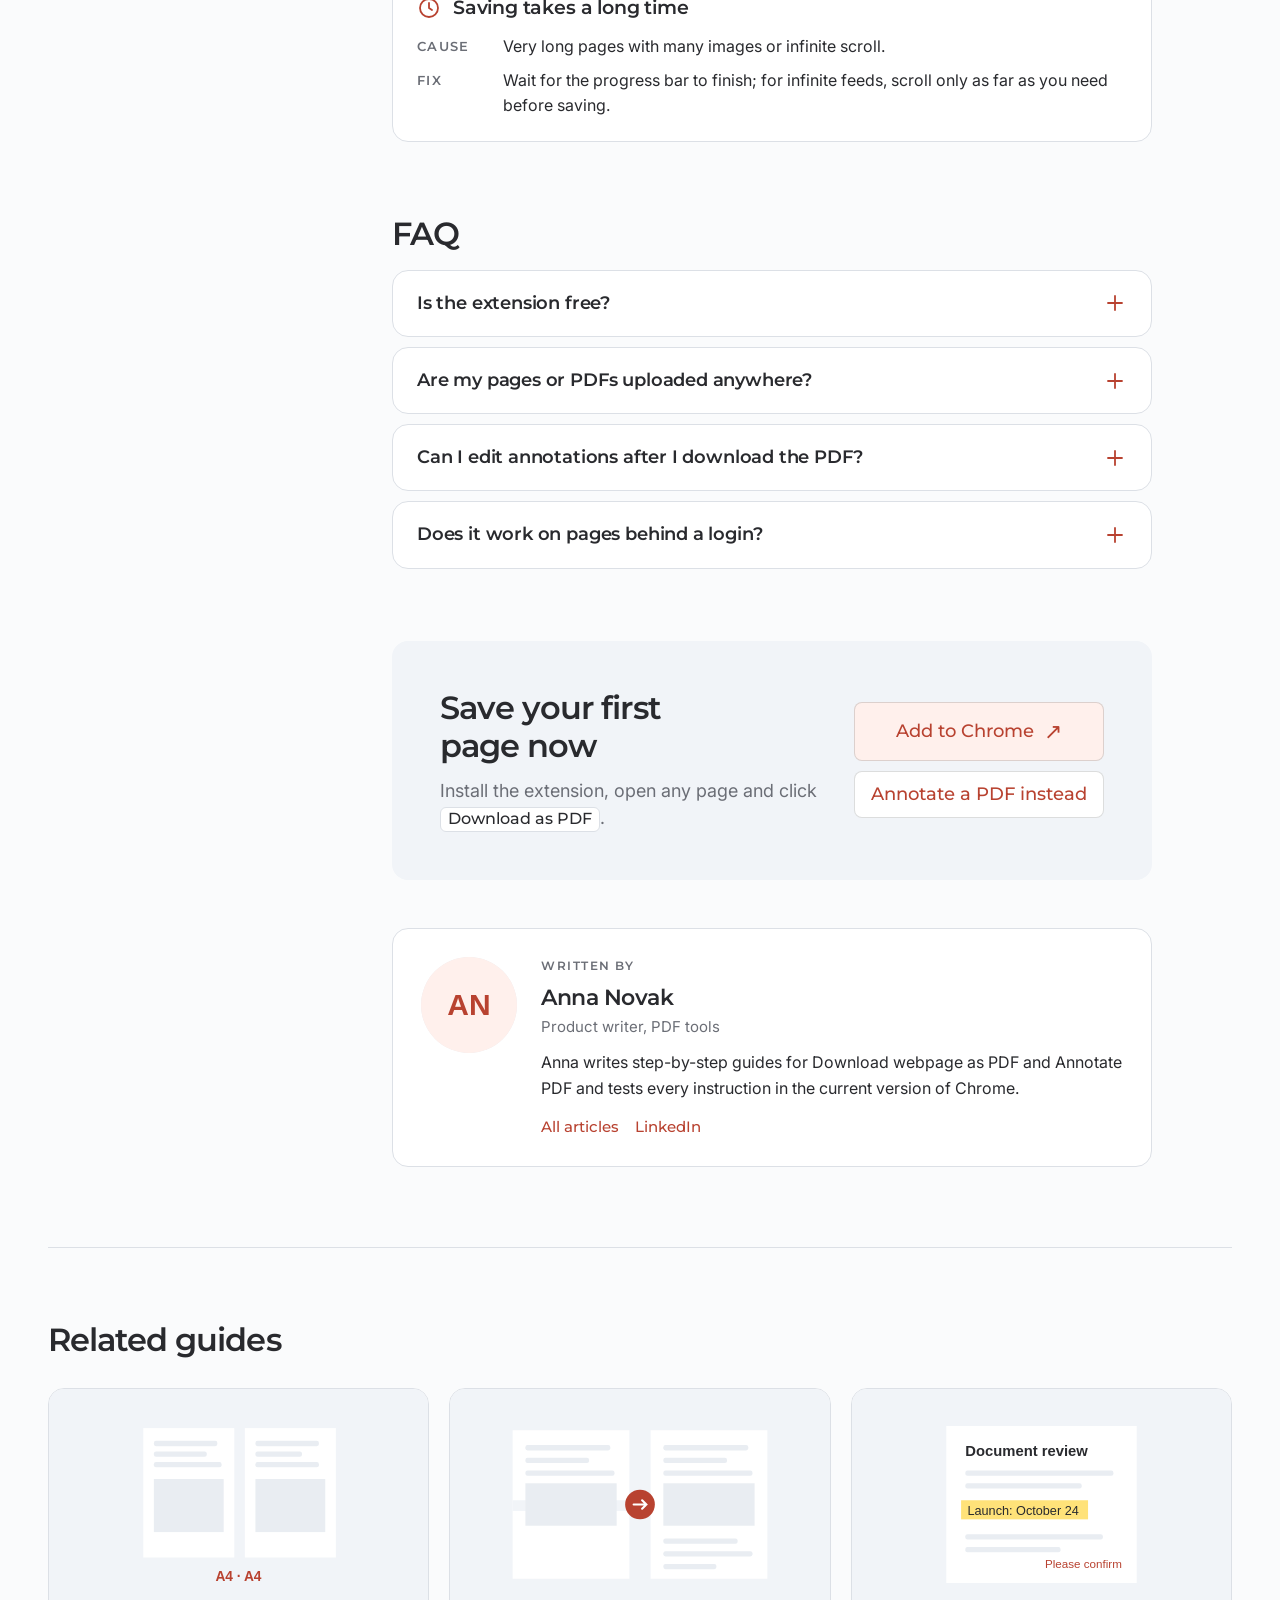
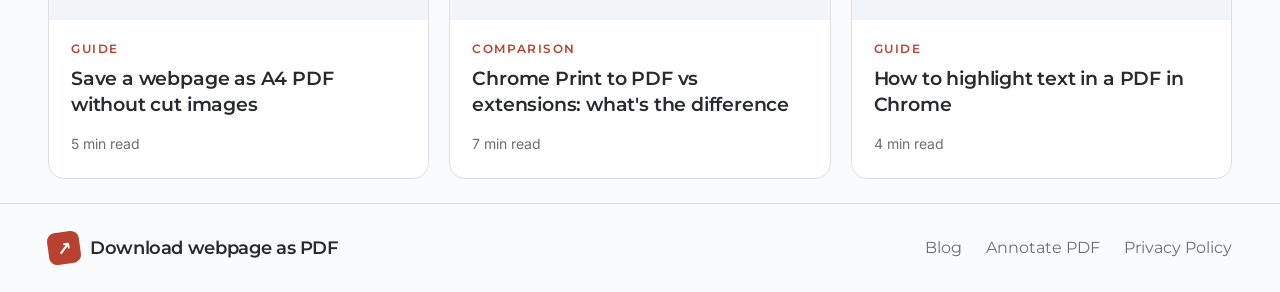
<file: article-template/index.html>
<!doctype html>
<html lang="en">
<head>
  <meta charset="utf-8">
  <meta name="viewport" content="width=device-width, initial-scale=1">
  <meta name="robots" content="noindex, nofollow, noimageindex">
  <!-- TEMPLATE: all copy below is demo content. Replace per article; keep the structure and classes. -->
  <title>How to Save a Webpage as PDF with Highlights and Notes — Download webpage as PDF</title>
  <meta name="description" content="Save any webpage as one continuous PDF in Chrome, then add highlights, notes and arrows. Step-by-step guide with settings, printing and fixes.">
  <link rel="canonical" href="https://downloadwebpageaspdf.com/article-template/">
  <meta property="og:type" content="article">
  <meta property="og:title" content="How to save a webpage as PDF with highlights and notes">
  <meta property="og:description" content="One continuous PDF, then highlights, notes and arrows. Step by step.">
  <meta property="og:url" content="https://downloadwebpageaspdf.com/article-template/">
  <meta property="og:image" content="https://downloadwebpageaspdf.com/assets/download-webpage-as-pdf-og.png">
  <meta name="twitter:card" content="summary_large_image">
  <link rel="icon" href="/favicon/favicon.png" type="image/png">
  <link rel="preload" href="/assets/editorial/fonts/Montserrat-Variable.woff2" as="font" type="font/woff2" crossorigin>
  <link rel="preload" href="/assets/editorial/fonts/Inter-Variable.woff2" as="font" type="font/woff2" crossorigin>
  <link rel="stylesheet" href="/assets/editorial/css/tokens.css">
  <link rel="stylesheet" href="/assets/editorial/css/article.css">
  <script src="/assets/editorial/js/article.js" defer></script>
</head>
<body>
<!-- Icon sprite: Anpdf line style, 24px grid, stroke 1.8 -->
<svg width="0" height="0" style="position:absolute" aria-hidden="true">
  <defs>
    <symbol id="i-file" viewBox="0 0 24 24"><path d="M14 2H6a2 2 0 0 0-2 2v16a2 2 0 0 0 2 2h12a2 2 0 0 0 2-2V8l-6-6ZM14 2v6h6M8 13h8M8 17h5"/></symbol>
    <symbol id="i-check" viewBox="0 0 24 24"><path d="m5 12 4 4L19 6"/></symbol>
    <symbol id="i-plus" viewBox="0 0 24 24"><path d="M12 5v14M5 12h14"/></symbol>
    <symbol id="i-chev" viewBox="0 0 24 24"><path d="m6 9 6 6 6-6"/></symbol>
    <symbol id="i-left" viewBox="0 0 24 24"><path d="M19 12H5m6-6-6 6 6 6"/></symbol>
    <symbol id="i-right" viewBox="0 0 24 24"><path d="M5 12h14m-6-6 6 6-6 6"/></symbol>
    <symbol id="i-link" viewBox="0 0 24 24"><path d="M10 14a5 5 0 0 0 7 0l3-3a5 5 0 0 0-7-7l-1 1M14 10a5 5 0 0 0-7 0l-3 3a5 5 0 0 0 7 7l1-1"/></symbol>
    <symbol id="i-cal" viewBox="0 0 24 24"><rect x="3" y="5" width="18" height="16" rx="2"/><path d="M16 3v4M8 3v4M3 10h18"/></symbol>
    <symbol id="i-clock" viewBox="0 0 24 24"><circle cx="12" cy="12" r="9"/><path d="M12 7v5l3 2"/></symbol>
    <symbol id="i-book" viewBox="0 0 24 24"><path d="M4 5a2 2 0 0 1 2-2h13v16H6a2 2 0 0 0-2 2V5ZM4 19a2 2 0 0 1 2-2h13"/></symbol>
    <symbol id="i-pen" viewBox="0 0 24 24"><path d="m9 11 8-8 4 4-8 8M9 11l4 4-3 3-4-4 3-3ZM6 14l-3 7 7-3"/></symbol>
    <symbol id="i-text" viewBox="0 0 24 24"><path d="M4 6V4h16v2M12 4v16M9 20h6"/></symbol>
    <symbol id="i-rect" viewBox="0 0 24 24"><rect x="4" y="4" width="16" height="16" rx="2"/></symbol>
    <symbol id="i-arrow" viewBox="0 0 24 24"><path d="M5 12h14m-6-6 6 6-6 6"/></symbol>
    <symbol id="i-pencil" viewBox="0 0 24 24"><path d="M15 4l5 5L9 20H4v-5L15 4Z"/></symbol>
    <symbol id="i-hl" viewBox="0 0 24 24"><path d="M6 20 12 4l6 16M8.5 14h7M4 22h16"/></symbol>
    <symbol id="i-eye" viewBox="0 0 24 24"><path d="M3 3l18 18M10.6 6.1A10 10 0 0 1 22 12a14 14 0 0 1-2.6 3.4M6.6 6.6A14 14 0 0 0 2 12a10 10 0 0 0 13.4 4.8M9.9 9.9a3 3 0 0 0 4.2 4.2"/></symbol>
    <symbol id="i-erase" viewBox="0 0 24 24"><path d="m7 21-4-4 11-11 7 7-8 8H7ZM10 10l7 7M7 21h14"/></symbol>
    <symbol id="i-cursor" viewBox="0 0 24 24"><path d="m4 4 7 17 2.5-7.5L21 11 4 4Z"/></symbol>
    <symbol id="i-chat" viewBox="0 0 24 24"><path d="M21 12a8 8 0 0 1-11.6 7.1L4 21l1.9-5.4A8 8 0 1 1 21 12Z"/></symbol>
    <symbol id="i-form" viewBox="0 0 24 24"><rect x="3" y="4" width="18" height="16" rx="2"/><path d="M7 9h10M7 13h6M7 17h4"/></symbol>
    <symbol id="i-shapes" viewBox="0 0 24 24"><circle cx="8" cy="8" r="4"/><path d="M14 14h7v7h-7zM16 3l5 8h-10z"/></symbol>
    <symbol id="i-sign" viewBox="0 0 24 24"><path d="M3 17c3-5 5-9 7-9s-1 9 2 9 3-4 5-4 1 3 4 3M3 21h18"/></symbol>
    <symbol id="i-download" viewBox="0 0 24 24"><path d="M12 3v12m-5-5 5 5 5-5M4 21h16"/></symbol>
    <symbol id="i-print" viewBox="0 0 24 24"><path d="M6 9V3h12v6M6 18H4a2 2 0 0 1-2-2v-5a2 2 0 0 1 2-2h16a2 2 0 0 1 2 2v5a2 2 0 0 1-2 2h-2M6 14h12v7H6z"/></symbol>
    <symbol id="i-scan" viewBox="0 0 24 24"><path d="M3 7V4h3M18 4h3v3M21 17v3h-3M6 20H3v-3M7 12h10"/></symbol>
    <symbol id="i-alert" viewBox="0 0 24 24"><path d="M12 9v4M12 17h.01M10.3 3.9 2 18a2 2 0 0 0 1.7 3h16.6a2 2 0 0 0 1.7-3L13.7 3.9a2 2 0 0 0-3.4 0Z"/></symbol>
    <symbol id="i-lock" viewBox="0 0 24 24"><rect x="4" y="10" width="16" height="11" rx="2"/><path d="M8 10V7a4 4 0 0 1 8 0v3"/></symbol>
    <symbol id="i-upload" viewBox="0 0 24 24"><path d="M12 16V4m-5 5 5-5 5 5M4 20h16"/></symbol>
    <symbol id="i-info" viewBox="0 0 24 24"><circle cx="12" cy="12" r="9"/><path d="M12 11v5M12 8h.01"/></symbol>
    <symbol id="i-share" viewBox="0 0 24 24"><circle cx="18" cy="5" r="3"/><circle cx="6" cy="12" r="3"/><circle cx="18" cy="19" r="3"/><path d="m8.6 13.5 6.8 4M15.4 6.5l-6.8 4"/></symbol>
  </defs>
</svg>

<a class="skip" href="#content">Skip to content</a>

<header class="site-header">
  <div class="wrap">
    <a class="brand" href="/"><span class="brand-mark" aria-hidden="true">↗</span>Download webpage as PDF</a>
    <nav class="nav" aria-label="Main"><a href="/blog/" aria-current="page">Blog</a><a href="/#how-it-works">How it works</a><a href="/#privacy">Privacy</a></nav>
    <a class="btn" data-cws href="https://chromewebstore.google.com/detail/download-web-as-pdf/ooaclffhlgljhnodmnecbafldiinnagg?hl=en&amp;utm_source=site&amp;utm_medium=article&amp;utm_content=header" target="_blank" rel="noopener"><span>Add<span class="lbl-long"> to Chrome</span></span> <span class="arr" aria-hidden="true">↗</span></a>
  </div>
  <div class="progress" aria-hidden="true"></div>
</header>

<main id="content">
  <!-- ============ 1. TOP OF ARTICLE ============ -->
  <section class="top wrap">
    <div class="top-inner">
      <nav class="crumbs" aria-label="Breadcrumb">
        <ol><li><a href="/">Home</a></li><li><a href="/blog/">Blog</a></li><li><a role="link" aria-disabled="true" title="Example content" aria-current="page">Chrome</a></li></ol>
      </nav>

      <div class="kicker">
        <span class="badge"><svg class="i"><use href="#i-book"/></svg>Guide</span>
        <a class="eyebrow" role="link" aria-disabled="true" title="Example content">Chrome</a>
      </div>

      <h1>How to save a webpage as PDF with <span class="hl">highlights and notes</span></h1>
      <p class="lead">Keep the whole page as one continuous PDF, then mark what matters: highlights, notes and arrows, right in Chrome.</p>

      <div class="byline">
        <div class="author">
          <img class="avatar" src="/assets/editorial/img/author.svg" width="48" height="48" alt="Anna Novak">
          <div>
            <a class="author-name" role="link" aria-disabled="true" title="Example content">Anna Novak</a>
            <div class="author-role">Product writer, PDF tools</div>
          </div>
        </div>
        <div class="meta">
          <span><svg class="i"><use href="#i-cal"/></svg>Updated <time datetime="2026-10-24">Oct 24, 2026</time></span>
          <span><svg class="i"><use href="#i-clock"/></svg>8 min read</span>
        </div>
      </div>

      <div class="byline" style="border-top:0;padding-top:0;margin-top:20px">
        <ul class="tags" aria-label="Tags" style="margin-top:0">
          <li><a role="link" aria-disabled="true" title="Example content">Save as PDF</a></li>
          <li><a role="link" aria-disabled="true" title="Example content">Annotate PDF</a></li>
          <li><a role="link" aria-disabled="true" title="Example content">Chrome</a></li>
        </ul>
        <div class="share" data-share>
          <span class="share-label">Share</span>
          <a class="net" data-net="whatsapp" href="#" target="_blank" rel="noopener" aria-label="Share on WhatsApp">WhatsApp</a>
          <a class="net" data-net="linkedin" href="#" target="_blank" rel="noopener" aria-label="Share on LinkedIn">LinkedIn</a>
          <a class="net" data-net="facebook" href="#" target="_blank" rel="noopener" aria-label="Share on Facebook">Facebook</a>
          <a class="net" data-net="x" href="#" target="_blank" rel="noopener" aria-label="Share on X">X</a>
          <a class="net" data-net="telegram" href="#" target="_blank" rel="noopener" aria-label="Share on Telegram">Telegram</a>
          <a class="net" data-net="reddit" href="#" target="_blank" rel="noopener" aria-label="Share on Reddit">Reddit</a>
          <button class="copy" type="button" data-copy><svg class="i"><use href="#i-link"/></svg><span>Copy link</span></button>
        </div>
      </div>
    </div>

    <!-- Large image under H1: interactive before/after. Replace with an <img> per article if needed. -->
    <figure class="cover" style="margin-top:40px">
      <div class="example" data-view="paged" data-compare>
        <div class="example-bar">
          <span class="file"><svg class="i"><use href="#i-file"/></svg>travel-guide.pdf</span>
          <div class="switch" role="group" aria-label="Compare result">
            <button class="btn" type="button" data-set="paged" aria-pressed="true">Print to PDF</button>
            <button class="btn" type="button" data-set="continuous" aria-pressed="false">With the extension</button>
          </div>
        </div>
        <div class="stage">
          <div class="sheet" aria-hidden="true">
            <div class="doc-heading">Weekend in Lisbon<span class="doc-dot"></span></div>
            <div class="rule w90"></div><div class="rule w70"></div><div class="rule w80"></div><div class="rule w60"></div>
            <div class="pic"><div class="break"><span>Page break · image cut</span></div></div>
            <div class="rule w95" style="margin-top:22px"></div><div class="rule w80"></div><div class="rule w50"></div>
            <div class="sheet-note"><span class="mark">Book the tram tour</span><br>before Friday</div>
          </div>
          <div class="cover-copy" aria-live="polite">
            <div data-when="paged">
              <p class="cover-title" style="font-size:26px;line-height:1.3;font-weight:600;letter-spacing:-.02em;font-family:var(--font-sans);color:var(--text);margin:0">Chrome's Print to PDF</p>
              <p>Slices the page into A4 sheets wherever a sheet ends.</p>
              <ul><li><svg class="i"><use href="#i-alert"/></svg>Images and tables cut in half</li><li><svg class="i"><use href="#i-alert"/></svg>Sticky headers repeated on every sheet</li><li><svg class="i"><use href="#i-alert"/></svg>No way to add notes</li></ul>
            </div>
            <div data-when="continuous" hidden>
              <p class="cover-title" style="font-size:26px;line-height:1.3;font-weight:600;letter-spacing:-.02em;font-family:var(--font-sans);color:var(--text);margin:0">Download webpage as PDF</p>
              <p>Saves the page as one continuous PDF, ready to annotate.</p>
              <ul><li><svg class="i"><use href="#i-check"/></svg>Nothing cut, text stays selectable</li><li><svg class="i"><use href="#i-check"/></svg>Highlights, notes and arrows</li><li><svg class="i"><use href="#i-check"/></svg>Stays on your device</li></ul>
            </div>
          </div>
        </div>
      </div>
      <figcaption class="caption">The same travel guide saved two ways. Switch to compare.</figcaption>
    </figure>
  </section>

  <!-- ============ 2. BODY: TOC + CONTENT ============ -->
  <div class="body wrap">
    <details class="toc" open data-toc>
      <summary>On this page<svg class="i"><use href="#i-chev"/></svg></summary>
      <ol>
        <li><a href="#short-answer">Short answer<svg class="i"><use href="#i-check"/></svg></a></li>
        <li><a href="#extension">Save a webpage as PDF in Chrome<svg class="i"><use href="#i-check"/></svg></a></li>
        <li class="sub"><a href="#install">Install the extension</a></li>
        <li class="sub"><a href="#save">Save the page</a></li>
        <li class="sub"><a href="#page-size">Page size and orientation</a></li>
        <li><a href="#on-site">Annotate a PDF on the site<svg class="i"><use href="#i-check"/></svg></a></li>
        <li><a href="#annotations">Add highlights and notes<svg class="i"><use href="#i-check"/></svg></a></li>
        <li class="sub"><a href="#settings">Color, size and opacity</a></li>
        <li><a href="#more-tools">Comments, forms and shapes<svg class="i"><use href="#i-check"/></svg></a></li>
        <li><a href="#download">Save and download<svg class="i"><use href="#i-check"/></svg></a></li>
        <li><a href="#print">Print with annotations<svg class="i"><use href="#i-check"/></svg></a></li>
        <li><a href="#scanned">Scanned PDFs<svg class="i"><use href="#i-check"/></svg></a></li>
        <li><a href="#problems">Problems and fixes<svg class="i"><use href="#i-check"/></svg></a></li>
        <li><a href="#faq">FAQ<svg class="i"><use href="#i-check"/></svg></a></li>
      </ol>
      <div class="toc-cta">
        <p>Save any page as one PDF, free.</p>
        <a class="btn" data-cws href="https://chromewebstore.google.com/detail/download-web-as-pdf/ooaclffhlgljhnodmnecbafldiinnagg?hl=en&amp;utm_source=site&amp;utm_medium=article&amp;utm_content=toc" target="_blank" rel="noopener">Add to Chrome <span class="arr" aria-hidden="true">↗</span></a>
      </div>
    </details>

    <article class="prose">
      <!-- First paragraph: the reader's task, the benefit, a reason to keep reading -->
      <p class="intro">You found a page worth keeping: a recipe, a contract draft, a research article. Chrome's Print to PDF cuts it into sheets, and you still can't mark anything. This guide shows how to <b>save a webpage as one continuous PDF</b> and add highlights and notes in a couple of minutes, plus how to print it and fix the usual problems.</p>

      <!-- Visually distinct block on its own background -->
      <section class="answer" id="short-answer" aria-labelledby="short-answer-title">
        <div class="answer-head" id="short-answer-title"><svg class="i"><use href="#i-file"/></svg>Short answer<span class="chip">30 sec</span></div>
        <p>Install Download webpage as PDF, click its icon on the page you want and choose <span class="ui">Download as PDF</span>. Then open the file in Annotate PDF to highlight text and add notes.</p>
        <ol class="mini-steps">
          <li><b><span>1</span>Open</b>the page you want to keep</li>
          <li><b><span>2</span>Save</b>it as one PDF with the extension</li>
          <li><b><span>3</span>Annotate</b>and download the result</li>
        </ol>
      </section>

      <!-- H2 → method 1 (in the extension) -->
      <h2 id="extension">How to save a webpage as PDF in Chrome</h2>
      <p>The fastest way is the Download webpage as PDF extension. It keeps the page exactly as you see it, as one long PDF page with selectable text.</p>

      <h3 id="install">Install the extension</h3>
      <ol class="steps">
        <li>
          <div class="step-title">Open the extension page in the Chrome Web Store</div>
          <div class="step-text">Go to <a data-cws href="https://chromewebstore.google.com/detail/download-web-as-pdf/ooaclffhlgljhnodmnecbafldiinnagg?hl=en&amp;utm_source=site&amp;utm_medium=article&amp;utm_content=step" target="_blank" rel="noopener">Download webpage as PDF in the Chrome Web Store</a> and click <span class="ui">Add to Chrome</span>.</div>
        </li>
        <li>
          <div class="step-title">Confirm the installation</div>
          <div class="step-text">In the dialog, click <span class="ui">Add extension</span>.</div>
          <div class="step-result"><svg class="i"><use href="#i-check"/></svg>The icon appears under <span class="ui">Extensions</span> in the Chrome toolbar.</div>
        </li>
        <li>
          <div class="step-title">Pin it for one-click access</div>
          <div class="step-text">Click <span class="ui">Extensions</span>, then the pin next to Download webpage as PDF.</div>
          <div class="step-result"><svg class="i"><use href="#i-check"/></svg>The icon stays next to the address bar.</div>
        </li>
      </ol>

      <h3 id="save">Save the page as PDF</h3>
      <ol class="steps">
        <li>
          <div class="step-title">Open the page and let it load fully</div>
          <div class="step-text">Scroll to the end once so lazy-loaded images appear.</div>
        </li>
        <li>
          <div class="step-title">Click the extension icon and choose <span class="ui">Download as PDF</span></div>
          <div class="step-result"><svg class="i"><use href="#i-check"/></svg>A PDF with the whole page downloads to your <span class="ui">Downloads</span> folder.</div>
        </li>
      </ol>

      <!-- GIF + caption -->
      <figure class="media gif">
        <span class="gif-badge">GIF</span>
        <img src="/assets/editorial/img/demo.gif" width="960" height="540" loading="lazy" alt="Clicking the extension icon and saving the page as one continuous PDF">
        <figcaption>Saving a long article as one PDF takes one click.</figcaption>
      </figure>

      <h3 id="page-size">Choose page size and orientation</h3>
      <p>Before saving, open <span class="ui">Settings</span> in the extension popup:</p>
      <ul>
        <li><b>One page</b> keeps the page continuous, best for reading on screen.</li>
        <li><b>A4 or Letter</b> splits the page into printable sheets without cutting images.</li>
        <li><b>Portrait or landscape</b> fits wide tables and dashboards.</li>
      </ul>

      <!-- Interactive callout: whole block is the link -->
      <a class="callout" role="link" aria-disabled="true" title="Example content" data-callout>
        <span class="callout-icon"><svg class="i"><use href="#i-file"/></svg></span>
        <span>
          <span class="callout-title"><span>Need A4 sheets for printing?</span></span>
          <span class="callout-text" style="display:block">See how to split a page into A4 without cutting images or tables.</span>
        </span>
        <svg class="i callout-go"><use href="#i-right"/></svg>
      </a>

      <!-- H2 → method 2 (directly on the site) + file upload -->
      <h2 id="on-site">Annotate a PDF right on this site</h2>
      <p>Already have the PDF? Drop it here. The file opens in the Annotate PDF editor in your browser and is never uploaded to a server.</p>

      <div class="drop" data-drop>
        <span class="drop-icon"><svg class="i"><use href="#i-upload"/></svg></span>
        <span class="drop-title">Drop a PDF here</span>
        <span class="drop-text">or <label for="pdf-file" style="color:var(--accent);text-decoration:underline;cursor:pointer;font-weight:500">choose a file</label></span>
        <input id="pdf-file" type="file" accept="application/pdf,.pdf">
        <div class="drop-file" aria-live="polite">
          <svg class="i"><use href="#i-file"/></svg><b data-name>file.pdf</b><span data-size></span>
          <a class="btn" data-open href="#">Open in editor <span class="arr" aria-hidden="true">↗</span></a>
        </div>
        <span class="drop-privacy"><svg class="i"><use href="#i-lock"/></svg>Your file stays on your device</span>
      </div>

      <!-- H2 → annotations + settings -->
      <h2 id="annotations">Add highlights, notes and arrows</h2>
      <p>Pick a tool in the toolbar at the top of the editor, then click or drag on the page.</p>
      <figure class="media">
        <div class="toolbar" role="img" aria-label="Annotate PDF toolbar: Text, Rectangle, Arrow, Pencil, Highlight (selected), Hide, Eraser, Select, color, size">
          <span class="t"><svg class="i"><use href="#i-text"/></svg></span>
          <span class="t"><svg class="i"><use href="#i-rect"/></svg></span>
          <span class="t"><svg class="i"><use href="#i-arrow"/></svg></span>
          <span class="t"><svg class="i"><use href="#i-pencil"/></svg></span>
          <span class="t" aria-current="true"><svg class="i"><use href="#i-hl"/></svg></span>
          <span class="t"><svg class="i"><use href="#i-eye"/></svg></span>
          <span class="t"><svg class="i"><use href="#i-erase"/></svg></span>
          <span class="t"><svg class="i"><use href="#i-cursor"/></svg></span>
          <span class="sep"></span>
          <span class="dot"></span><span class="ring"></span><span class="slider"></span><span class="val">1</span>
        </div>
        <figcaption>The Annotate PDF toolbar. <span class="ui">Highlight</span> also offers <span class="ui">Underline</span> and <span class="ui">Strikethrough</span>.</figcaption>
      </figure>
      <ul>
        <li><b>Highlight</b> marks text in yellow; switch to <span class="ui">Underline</span> or <span class="ui">Strikethrough</span> in the same menu.</li>
        <li><b>Text</b> adds a note anywhere on the page.</li>
        <li><b>Arrow</b> and <b>Rectangle</b> point to exactly where you mean.</li>
        <li><b>Pencil</b> draws freehand; <b>Eraser</b> removes any annotation.</li>
      </ul>

      <h3 id="settings">Adjust an annotation: color, size, position, thickness and opacity</h3>
      <p>Select an annotation with <span class="ui">Select</span>, then change it in the toolbar:</p>
      <div class="table">
        <table>
          <thead><tr><th scope="col">Setting</th><th scope="col">Where</th><th scope="col">What it changes</th></tr></thead>
          <tbody>
            <tr><td>Color</td><td>Filled circle</td><td>Stroke and highlight color. Red for corrections, yellow for key facts.</td></tr>
            <tr><td>Size</td><td>Drag a corner handle</td><td>Size of a note, rectangle or arrow.</td></tr>
            <tr><td>Position</td><td>Drag the annotation</td><td>Moves it anywhere on the page.</td></tr>
            <tr><td>Thickness</td><td>Slider, 1–10</td><td>Line width of arrows, rectangles and pencil.</td></tr>
            <tr><td>Opacity</td><td>Outlined circle</td><td>How much of the text shows through a fill.</td></tr>
          </tbody>
        </table>
      </div>

      <!-- Collection / подборка -->
      <h2 id="more-tools">More tools: comments, forms and shapes</h2>
      <p>Annotations are only the start. These tools work on the same saved PDF:</p>
      <div class="cards">
        <a class="card" role="link" aria-disabled="true" title="Example content"><span class="card-icon"><svg class="i"><use href="#i-chat"/></svg></span><span class="card-title">Comments</span><span class="card-text">Leave a comment on any line and reply in a thread.</span></a>
        <a class="card" role="link" aria-disabled="true" title="Example content"><span class="card-icon"><svg class="i"><use href="#i-form"/></svg></span><span class="card-title">Forms</span><span class="card-text">Type into form fields and tick boxes, then save.</span></a>
        <a class="card" role="link" aria-disabled="true" title="Example content"><span class="card-icon"><svg class="i"><use href="#i-shapes"/></svg></span><span class="card-title">Shapes</span><span class="card-text">Circles, boxes and arrows to point things out.</span></a>
        <a class="card" role="link" aria-disabled="true" title="Example content"><span class="card-icon"><svg class="i"><use href="#i-sign"/></svg></span><span class="card-title">Signature</span><span class="card-text">Draw or type your signature and place it.</span></a>
      </div>

      <!-- Saving / output -->
      <h2 id="download">Save, download or share the result</h2>
      <p>Click <span class="ui">Export</span> in the top right corner of the editor. Your annotations become part of the PDF, so anyone can see them in any PDF viewer.</p>
      <div class="table">
        <table>
          <thead><tr><th scope="col">Method</th><th scope="col">One continuous page</th><th scope="col">Annotations</th><th scope="col">Works offline</th></tr></thead>
          <tbody>
            <tr><td>Download webpage as PDF + Annotate PDF</td><td class="yes">Yes</td><td class="yes">Yes</td><td class="yes">Yes</td></tr>
            <tr><td>Annotate on this site</td><td class="no">Your file as is</td><td class="yes">Yes</td><td class="no">No</td></tr>
            <tr><td>Chrome Print to PDF</td><td class="no">No, A4 sheets</td><td class="no">No</td><td class="yes">Yes</td></tr>
          </tbody>
        </table>
      </div>

      <!-- Separate printing instruction -->
      <h2 id="print">How to print a PDF with annotations</h2>
      <ol>
        <li>Open the annotated PDF in Annotate PDF.</li>
        <li>Click <span class="ui">Print</span> in the top right corner.</li>
        <li>In the Chrome print dialog, set <span class="ui">Destination</span> to your printer and open <span class="ui">More settings</span>.</li>
        <li>Make sure <span class="ui">Background graphics</span> is on, otherwise highlights may not print.</li>
        <li>Click <span class="ui">Print</span>.</li>
      </ol>
      <aside class="tip"><svg class="i"><use href="#i-print"/></svg><p><b>Tip.</b> Printing a long one-page PDF? Save it as A4 first in <a href="#page-size">the extension settings</a> so nothing is scaled down to a tiny strip.</p></aside>

      <!-- Scanned PDF -->
      <h2 id="scanned">Working with a scanned PDF or text you can't select</h2>
      <p>A scanned PDF is a picture of a page, so there's no text to select. You can still annotate it: use <span class="ui">Rectangle</span> or <span class="ui">Pencil</span> instead of <span class="ui">Highlight</span>, and add notes with <span class="ui">Text</span>.</p>
      <aside class="note"><svg class="i"><use href="#i-scan"/></svg><p>Pages saved with Download webpage as PDF always keep real, selectable text. Only scans and photos of documents behave like images.</p></aside>

      <!-- Promo card -->
      <section class="promo" aria-labelledby="promo-title">
        <div>
          <p class="promo-eyebrow">Free Chrome extension</p>
          <h3 id="promo-title">Save any page as one PDF</h3>
          <p>No page breaks, no uploads, no account. Works on pages behind a login.</p>
          <div class="install">
            <a class="btn btn--lg" data-cws href="https://chromewebstore.google.com/detail/download-web-as-pdf/ooaclffhlgljhnodmnecbafldiinnagg?hl=en&amp;utm_source=site&amp;utm_medium=article&amp;utm_content=promo" target="_blank" rel="noopener">Add to Chrome <span class="arr" aria-hidden="true">↗</span></a>
            <p class="install-note">For Chrome on desktop</p>
          </div>
        </div>
        <img class="promo-img" src="/assets/editorial/img/promo.svg" width="480" height="360" loading="lazy" alt="The extension popup with the Download as PDF button">
      </section>

      <!-- Problems → cause → fix -->
      <h2 id="problems">Common problems and how to fix them</h2>
      <div class="issues">
        <div class="issue">
          <div class="issue-title"><svg class="i"><use href="#i-lock"/></svg>The PDF won't let me add annotations</div>
          <dl><dt>Cause</dt><dd>The file is password-protected or restricts editing.</dd><dt>Fix</dt><dd>Ask the sender for an unrestricted copy, or save the original webpage again with the extension.</dd></dl>
        </div>
        <div class="issue">
          <div class="issue-title"><svg class="i"><use href="#i-eye"/></svg>I can't select anything on the page</div>
          <dl><dt>Cause</dt><dd>A view-only tool is active, or the PDF is a scan.</dd><dt>Fix</dt><dd>Pick <span class="ui">Highlight</span> or <span class="ui">Select</span> in the toolbar. For scans, see <a href="#scanned">scanned PDFs</a>.</dd></dl>
        </div>
        <div class="issue">
          <div class="issue-title"><svg class="i"><use href="#i-download"/></svg>My annotations disappeared after saving</div>
          <dl><dt>Cause</dt><dd>The tab was closed before <span class="ui">Export</span> finished, or you opened the original file.</dd><dt>Fix</dt><dd>Export again and open the newest file in <span class="ui">Downloads</span>.</dd></dl>
        </div>
        <div class="issue">
          <div class="issue-title"><svg class="i"><use href="#i-clock"/></svg>Saving takes a long time</div>
          <dl><dt>Cause</dt><dd>Very long pages with many images or infinite scroll.</dd><dt>Fix</dt><dd>Wait for the progress bar to finish; for infinite feeds, scroll only as far as you need before saving.</dd></dl>
        </div>
      </div>

      <!-- FAQ: question → answer -->
      <h2 id="faq">FAQ</h2>
      <div class="faq">
        <details><summary>Is the extension free?<svg class="i"><use href="#i-plus"/></svg></summary><div>Yes. Saving pages as PDF is free, with no account and no watermark.</div></details>
        <details><summary>Are my pages or PDFs uploaded anywhere?<svg class="i"><use href="#i-plus"/></svg></summary><div>No. The PDF is created and annotated in your browser and stays on your device.</div></details>
        <details><summary>Can I edit annotations after I download the PDF?<svg class="i"><use href="#i-plus"/></svg></summary><div>Yes. Open the downloaded file in Annotate PDF again; highlights and notes stay editable.</div></details>
        <details><summary>Does it work on pages behind a login?<svg class="i"><use href="#i-plus"/></svg></summary><div>Yes. The extension saves the page exactly as you see it in your browser, including pages you are signed in to.</div></details>
      </div>

      <!-- ============ 3. END OF ARTICLE ============ -->
      <section class="final" aria-labelledby="final-title">
        <div>
          <h2 id="final-title">Save your first page now</h2>
          <p>Install the extension, open any page and click <span class="ui">Download as PDF</span>.</p>
        </div>
        <div class="final-actions install">
          <a class="btn btn--lg" data-cws href="https://chromewebstore.google.com/detail/download-web-as-pdf/ooaclffhlgljhnodmnecbafldiinnagg?hl=en&amp;utm_source=site&amp;utm_medium=article&amp;utm_content=final" target="_blank" rel="noopener">Add to Chrome <span class="arr" aria-hidden="true">↗</span></a>
          <a class="btn btn--ghost" href="#on-site">Annotate a PDF instead</a>
        </div>
      </section>

      <section class="author-card" aria-label="About the author">
        <img class="avatar" src="/assets/editorial/img/author.svg" width="96" height="96" alt="Anna Novak">
        <div>
          <p class="author-card-label">Written by</p>
          <a class="author-card-name" role="link" aria-disabled="true" title="Example content">Anna Novak</a>
          <p class="author-card-role">Product writer, PDF tools</p>
          <p class="author-card-bio">Anna writes step-by-step guides for Download webpage as PDF and Annotate PDF and tests every instruction in the current version of Chrome.</p>
          <div class="author-links"><a role="link" aria-disabled="true" title="Example content">All articles</a><a role="link" aria-disabled="true" title="Example author profile">LinkedIn</a></div>
        </div>
      </section>
    </article>
  </div>

  <section class="related wrap" aria-labelledby="related-title">
    <h2 class="section-title" id="related-title">Related guides</h2>
    <div class="related-grid">
      <a class="rel" role="link" aria-disabled="true" title="Example content"><span class="rel-img"><img src="/assets/editorial/img/related-1.svg" alt="" loading="lazy" width="320" height="180"></span><span class="rel-body"><span class="rel-type">Guide</span><span class="rel-title">Save a webpage as A4 PDF without cut images</span><span class="rel-meta">5 min read</span></span></a>
      <a class="rel" role="link" aria-disabled="true" title="Example content"><span class="rel-img"><img src="/assets/editorial/img/related-2.svg" alt="" loading="lazy" width="320" height="180"></span><span class="rel-body"><span class="rel-type">Comparison</span><span class="rel-title">Chrome Print to PDF vs extensions: what's the difference</span><span class="rel-meta">7 min read</span></span></a>
      <a class="rel" role="link" aria-disabled="true" title="Example content"><span class="rel-img"><img src="/assets/editorial/img/related-3.svg" alt="" loading="lazy" width="320" height="180"></span><span class="rel-body"><span class="rel-type">Guide</span><span class="rel-title">How to highlight text in a PDF in Chrome</span><span class="rel-meta">4 min read</span></span></a>
    </div>
  </section>

</main>

<footer class="site-footer">
  <div class="wrap">
    <a class="brand" href="/"><span class="brand-mark" aria-hidden="true">↗</span>Download webpage as PDF</a>
    <nav aria-label="Footer"><a href="/blog/">Blog</a><a href="https://annotatepdf.app/">Annotate PDF</a><a href="/#privacy">Privacy Policy</a></nav>
  </div>
</footer>

<div class="toast" role="status" aria-live="polite" data-toast></div>
</body>
</html>
</file>
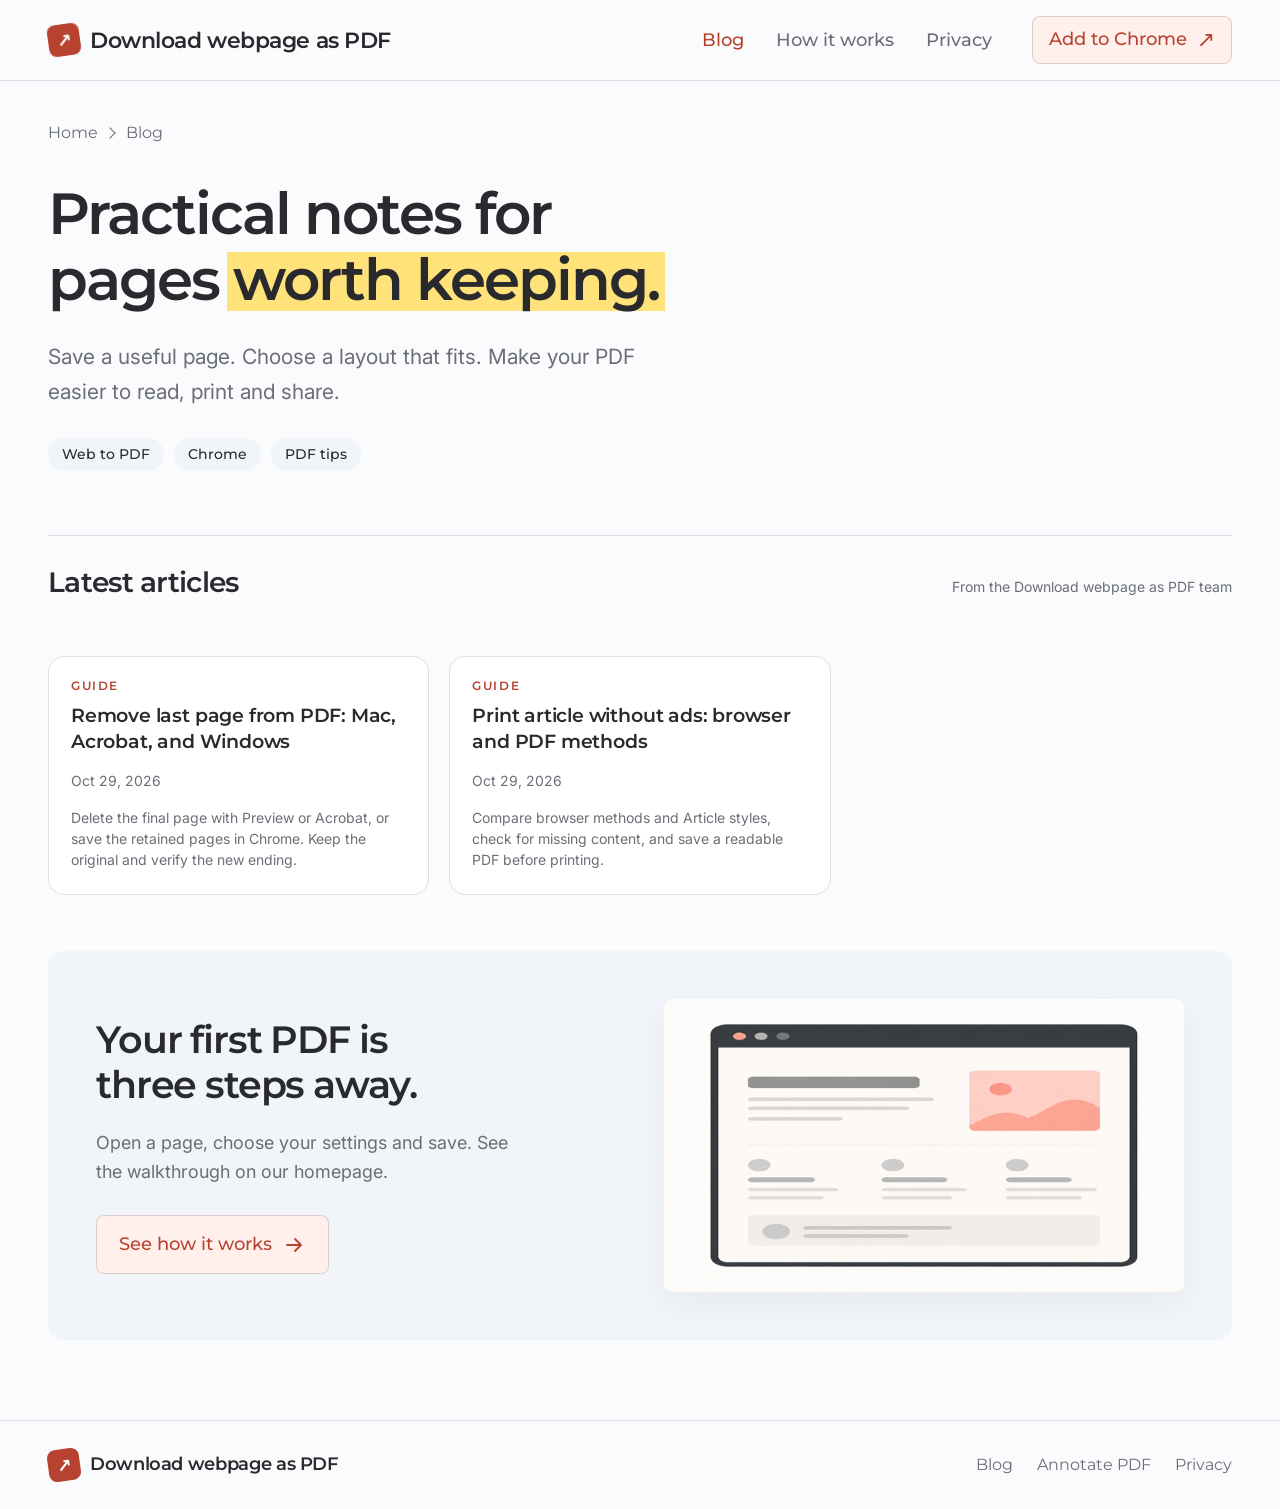
<file: blog/index.html>
<!doctype html>
<html lang="en">
<head>
  <meta charset="utf-8">
  <meta name="viewport" content="width=device-width, initial-scale=1">
  <title>Blog — Download webpage as PDF</title>
  <meta name="description" content="Guides and practical tips for saving webpages as PDF, choosing your layout and getting more from the pages you keep.">
  <link rel="canonical" href="https://downloadwebpageaspdf.com/blog/">
  <meta property="og:type" content="website">
  <meta property="og:title" content="Blog — Download webpage as PDF">
  <meta property="og:description" content="Practical notes for the pages you want to keep.">
  <meta property="og:url" content="https://downloadwebpageaspdf.com/blog/">
  <meta property="og:image" content="https://downloadwebpageaspdf.com/assets/download-webpage-as-pdf-og.png">
  <meta name="twitter:card" content="summary_large_image">
  <link rel="icon" href="/favicon/favicon.png" type="image/png">
  <link rel="preload" href="/assets/editorial/fonts/Montserrat-Variable.woff2" as="font" type="font/woff2" crossorigin>
  <link rel="preload" href="/assets/editorial/fonts/Inter-Variable.woff2" as="font" type="font/woff2" crossorigin>
  <link rel="stylesheet" href="/assets/editorial/css/tokens.css">
  <link rel="stylesheet" href="/assets/editorial/css/article.css">
  <link rel="stylesheet" href="/assets/editorial/css/blog.css">
  <script type="application/ld+json">{"@context":"https://schema.org","@type":"CollectionPage","name":"Blog — Download webpage as PDF","url":"https://downloadwebpageaspdf.com/blog/","inLanguage":"en","description":"Guides and practical tips for saving webpages as PDF."}</script>
</head>
<body class="blog-page">
  <svg width="0" height="0" class="icon-sprite" aria-hidden="true"><defs>
    <symbol id="arrow" viewBox="0 0 24 24"><path d="M5 12h14m-6-6 6 6-6 6"/></symbol>
    <symbol id="book" viewBox="0 0 24 24"><path d="M12 5v15M12 5C8 2 4 3 2 4v15c3-1 6-1 10 1 4-2 7-2 10-1V4c-2-1-6-2-10 1Z"/></symbol>
  </defs></svg>
  <a class="skip" href="#content">Skip to content</a>
  <header class="site-header">
    <div class="wrap">
      <a class="brand" href="/"><span class="brand-mark" aria-hidden="true">↗</span>Download webpage as PDF</a>
      <nav class="nav" aria-label="Main"><a href="/blog/" aria-current="page">Blog</a><a href="/#how-it-works">How it works</a><a href="/#privacy">Privacy</a></nav>
      <a class="btn" href="https://chromewebstore.google.com/detail/download-web-as-pdf/ooaclffhlgljhnodmnecbafldiinnagg?hl=en&amp;utm_source=site&amp;utm_medium=blog&amp;utm_content=header" target="_blank" rel="noopener"><span>Add<span class="lbl-long"> to Chrome</span></span><span class="arr" aria-hidden="true">↗</span></a>
    </div>
  </header>
  <main id="content" class="wrap blog-main">
    <section class="blog-intro" aria-labelledby="blog-title">
      <nav class="crumbs" aria-label="Breadcrumb"><ol><li><a href="/">Home</a></li><li><span aria-current="page">Blog</span></li></ol></nav>
      <h1 id="blog-title">Practical notes for<br>pages <span class="hl">worth keeping.</span></h1>
      <p class="blog-lead">Save a useful page. Choose a layout that fits. Make your PDF easier to read, print and share.</p>
      <ul class="blog-topics" aria-label="Topics"><li>Web to PDF</li><li>Chrome</li><li>PDF tips</li></ul>
    </section>
    <section class="blog-latest" aria-labelledby="latest-title">
      <div class="blog-section-heading"><h2 id="latest-title">Latest articles</h2><span>From the Download webpage as PDF team</span></div>
      <div class="related-grid">
        <a class="rel" href="/blog/remove-last-page-from-pdf/"><span class="rel-body"><span class="rel-type">Guide</span><span class="rel-title">Remove last page from PDF: Mac, Acrobat, and Windows</span><span class="rel-meta"><time datetime="2026-10-29">Oct 29, 2026</time></span><span class="rel-meta">Delete the final page with Preview or Acrobat, or save the retained pages in Chrome. Keep the original and verify the new ending.</span></span></a>
        <a class="rel" href="/blog/print-article-without-ads/"><span class="rel-body"><span class="rel-type">Guide</span><span class="rel-title">Print article without ads: browser and PDF methods</span><span class="rel-meta"><time datetime="2026-10-29">Oct 29, 2026</time></span><span class="rel-meta">Compare browser methods and Article styles, check for missing content, and save a readable PDF before printing.</span></span></a>
      </div>
    </section>
    <section class="blog-start" aria-labelledby="start-title">
      <div class="blog-start-copy">
        <h2 id="start-title">Your first PDF is<br>three steps away.</h2>
        <p>Open a page, choose your settings and save. See the walkthrough on our homepage.</p>
        <a class="btn btn--lg" href="/#how-it-works">See how it works<svg class="i" aria-hidden="true"><use href="#arrow"/></svg></a>
      </div>
      <figure class="blog-start-image"><img src="/assets/steps/open-page-browser.png" width="720" height="405" alt="A webpage open in Chrome, ready to save as a PDF" loading="lazy"></figure>
    </section>
  </main>
  <footer class="site-footer"><div class="wrap">
    <a class="brand" href="/"><span class="brand-mark" aria-hidden="true">↗</span>Download webpage as PDF</a>
    <nav aria-label="Footer"><a href="/blog/" aria-current="page">Blog</a><a href="https://annotatepdf.app/">Annotate PDF</a><a href="/#privacy">Privacy</a></nav>
  </div></footer>
</body>
</html>
</file>
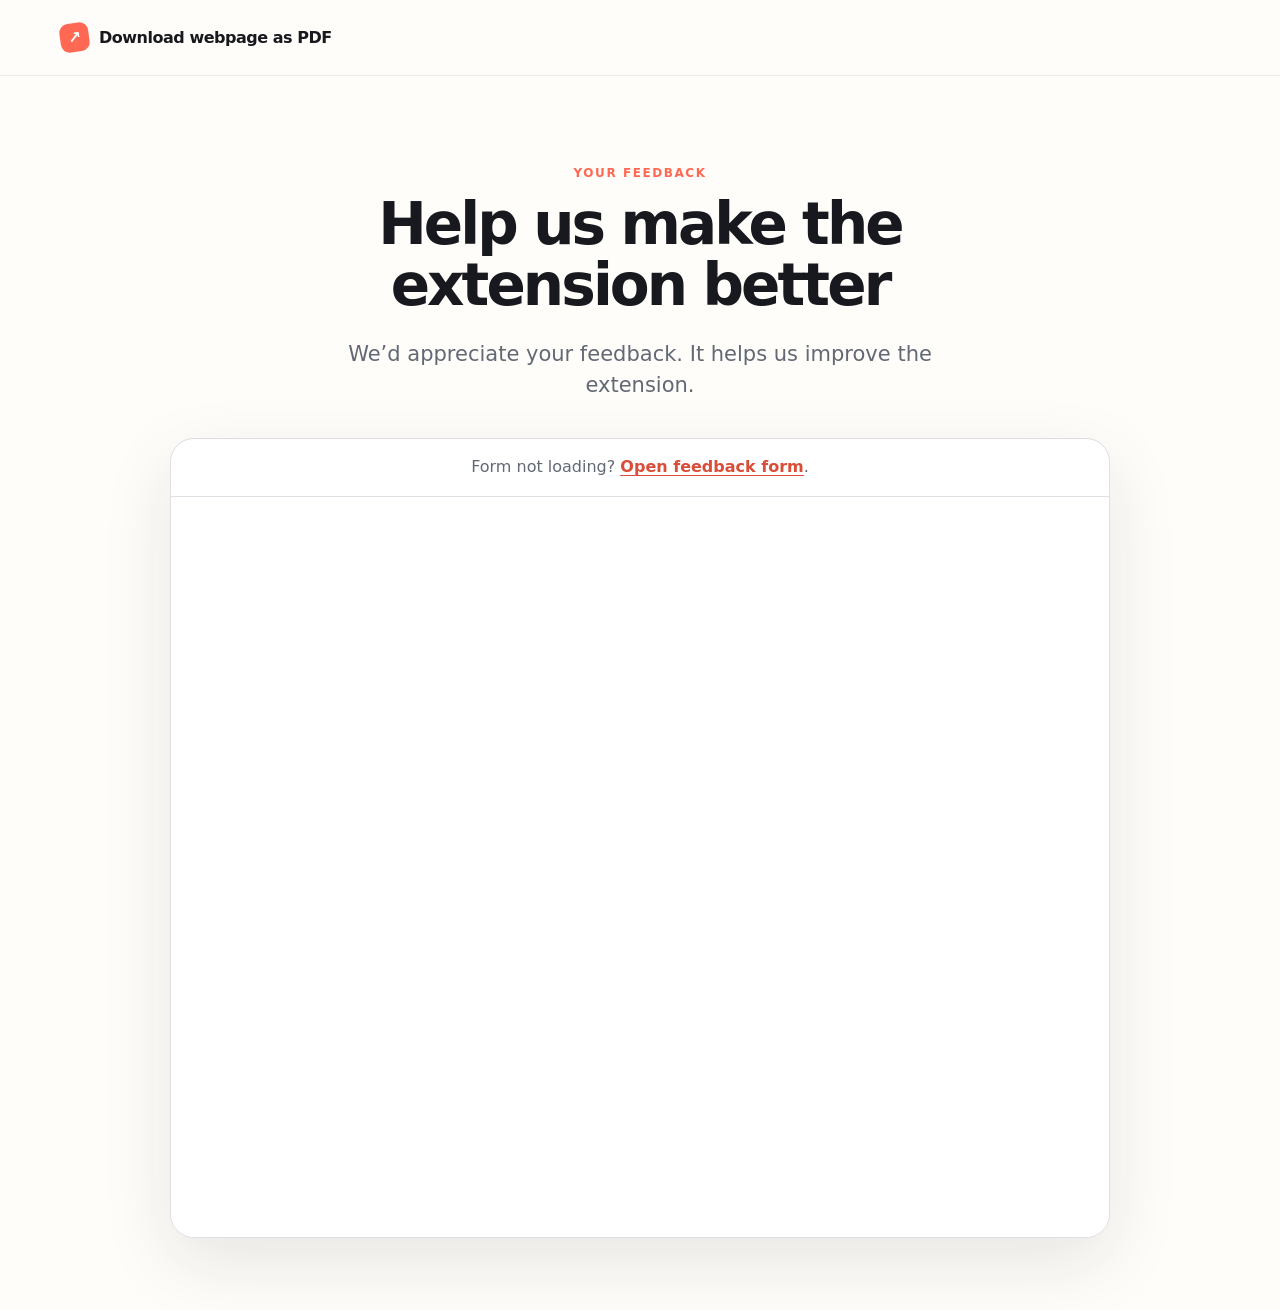
<file: uninstall/index.html>
<!doctype html>
<html lang="en">
  <head>
    <meta charset="utf-8">
    <meta name="viewport" content="width=device-width, initial-scale=1">
    <meta name="description" content="Share feedback about Download webpage as PDF.">
    <meta name="referrer" content="no-referrer">
    <meta name="theme-color" content="#fffdf9">
    <meta
      http-equiv="Content-Security-Policy"
      content="default-src 'none'; script-src 'self'; style-src 'self'; img-src 'self'; connect-src https://api.eu.amplitude.com; frame-src https://docs.google.com; base-uri 'none'; form-action 'none'"
    >
    <link rel="icon" type="image/png" href="../favicon/favicon.png">
    <link rel="stylesheet" href="styles.css">
    <title>Help us make the extension better</title>
  </head>
  <body>
    <header class="site-header">
      <a class="brand" href="/" aria-label="Download webpage as PDF home">
        <span class="brand-mark" aria-hidden="true">↗</span>
        <span>Download webpage as PDF</span>
      </a>
    </header>

    <main class="page">
      <header class="intro">
        <p class="eyebrow">YOUR FEEDBACK</p>
        <h1>Help us make the extension better</h1>
        <p class="lede">We’d appreciate your feedback. It helps us improve the extension.</p>
      </header>

      <section class="feedback" aria-label="Feedback form">
        <p class="feedback-fallback">
          Form not loading?
          <a id="feedback-link" href="https://docs.google.com/forms/d/e/1FAIpQLSe-ek0KMli33WJ4BRr567q9w9cTzwRTs5OPq510VAW6YhlPFw/viewform" target="_blank" rel="noopener noreferrer" referrerpolicy="no-referrer">Open feedback form</a>.
        </p>
        <iframe
          id="feedback-form"
          class="feedback-frame"
          title="Download webpage as PDF feedback form"
          loading="eager"
          referrerpolicy="no-referrer"
          hidden
        >
        </iframe>
      </section>
    </main>

    <script src="config.js"></script>
    <script type="module" src="main.mjs"></script>
  </body>
</html>
</file>
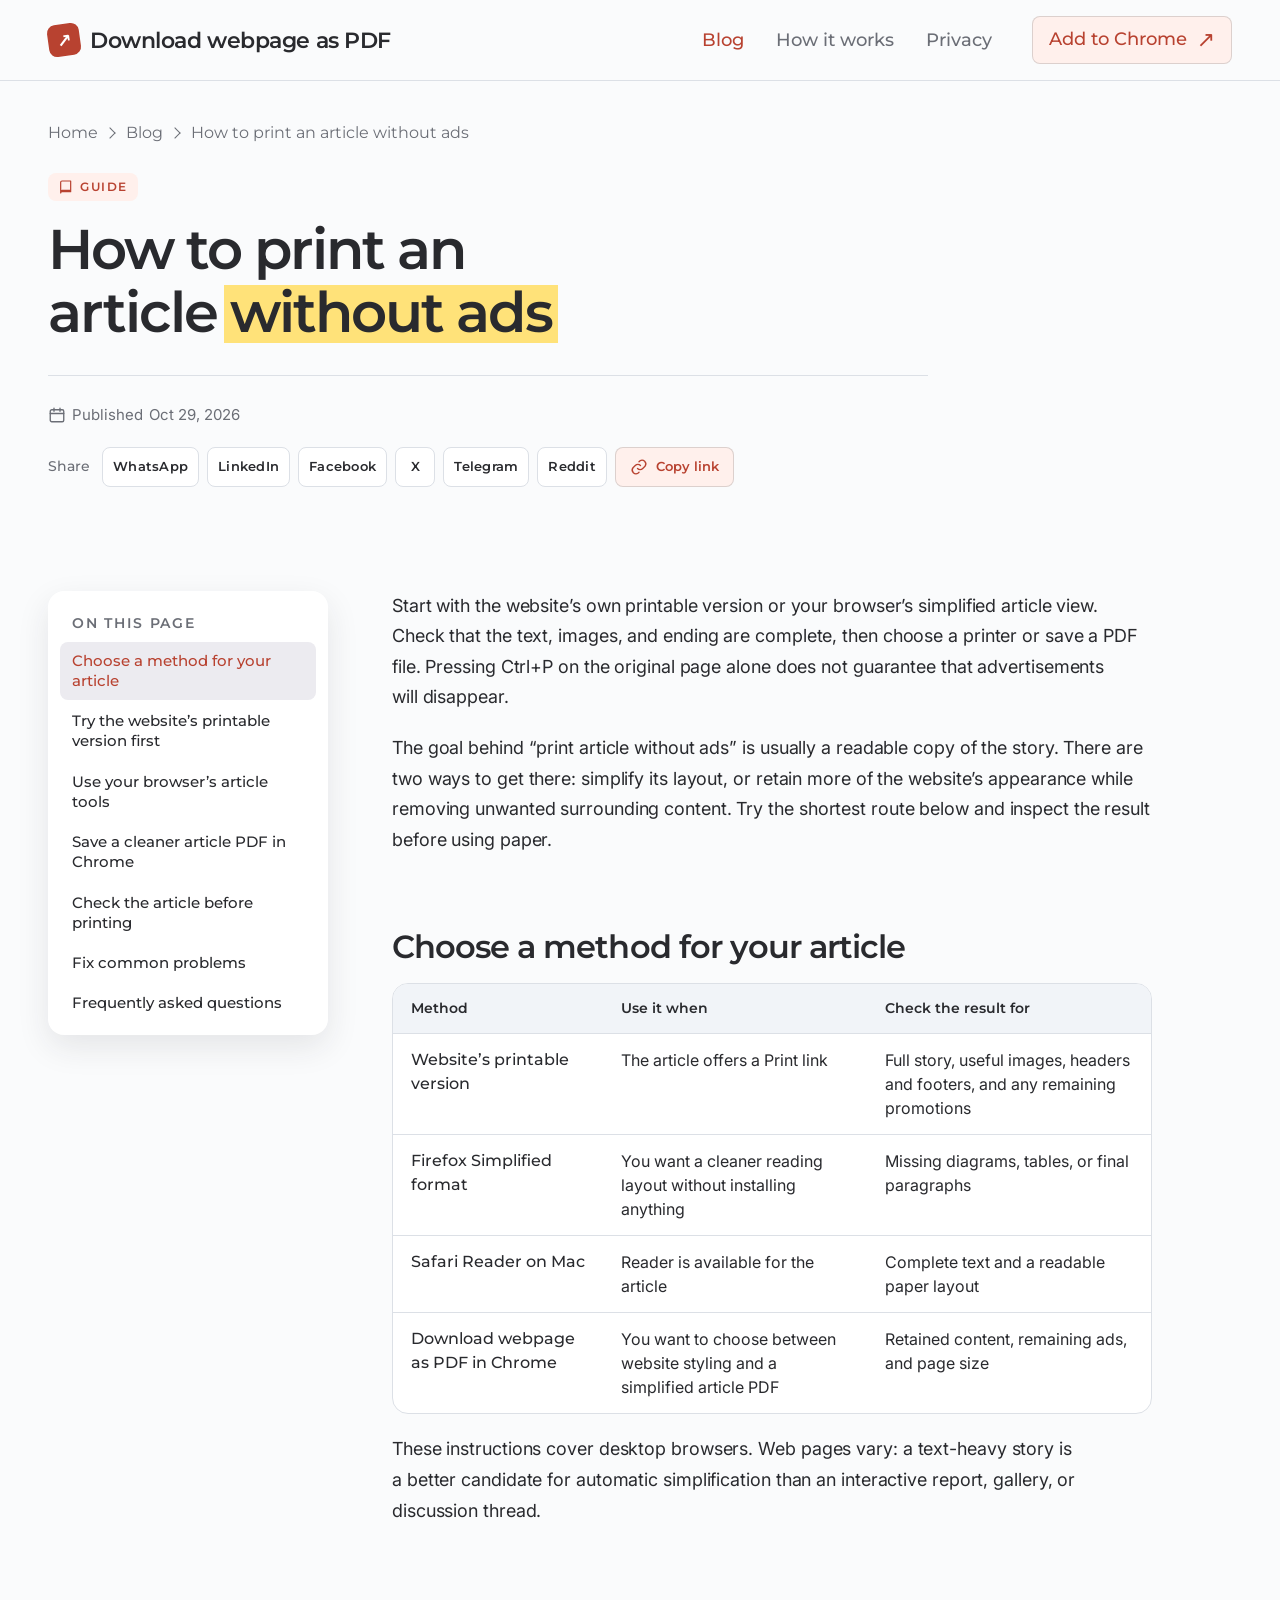
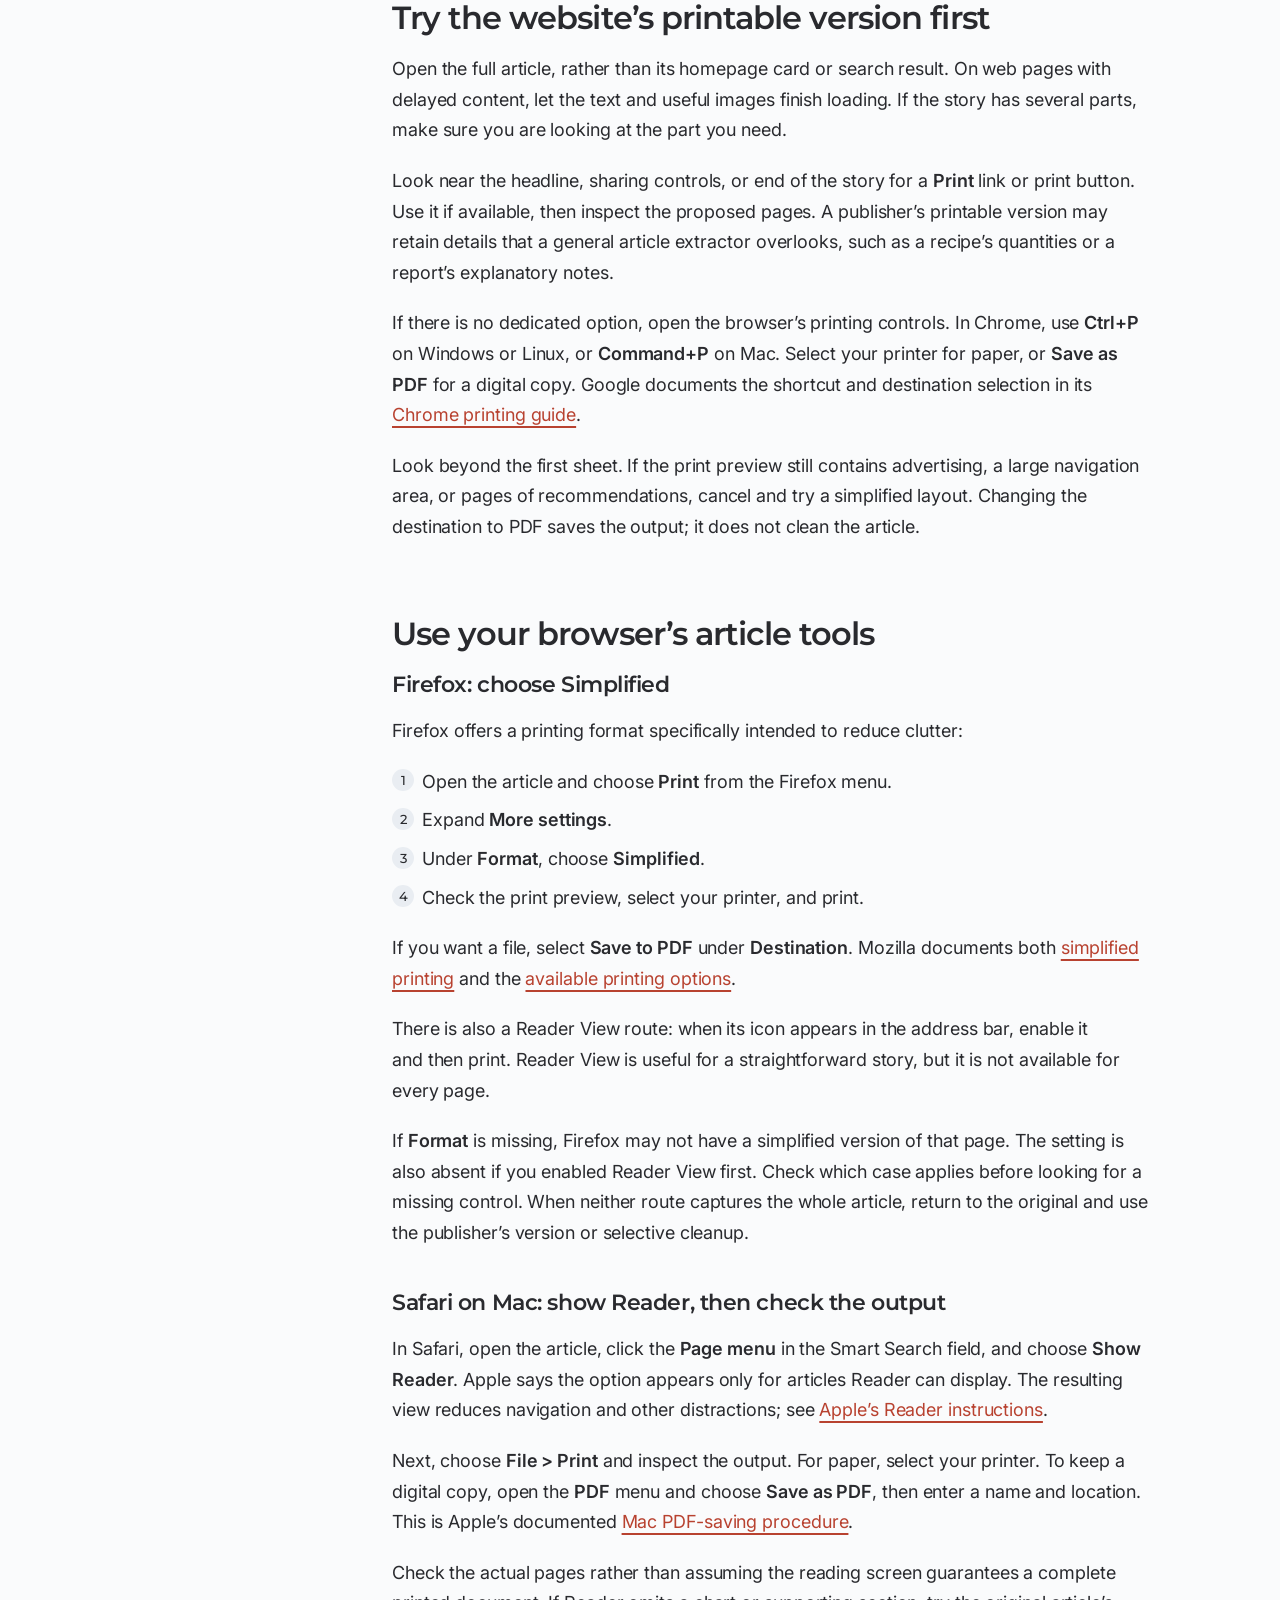
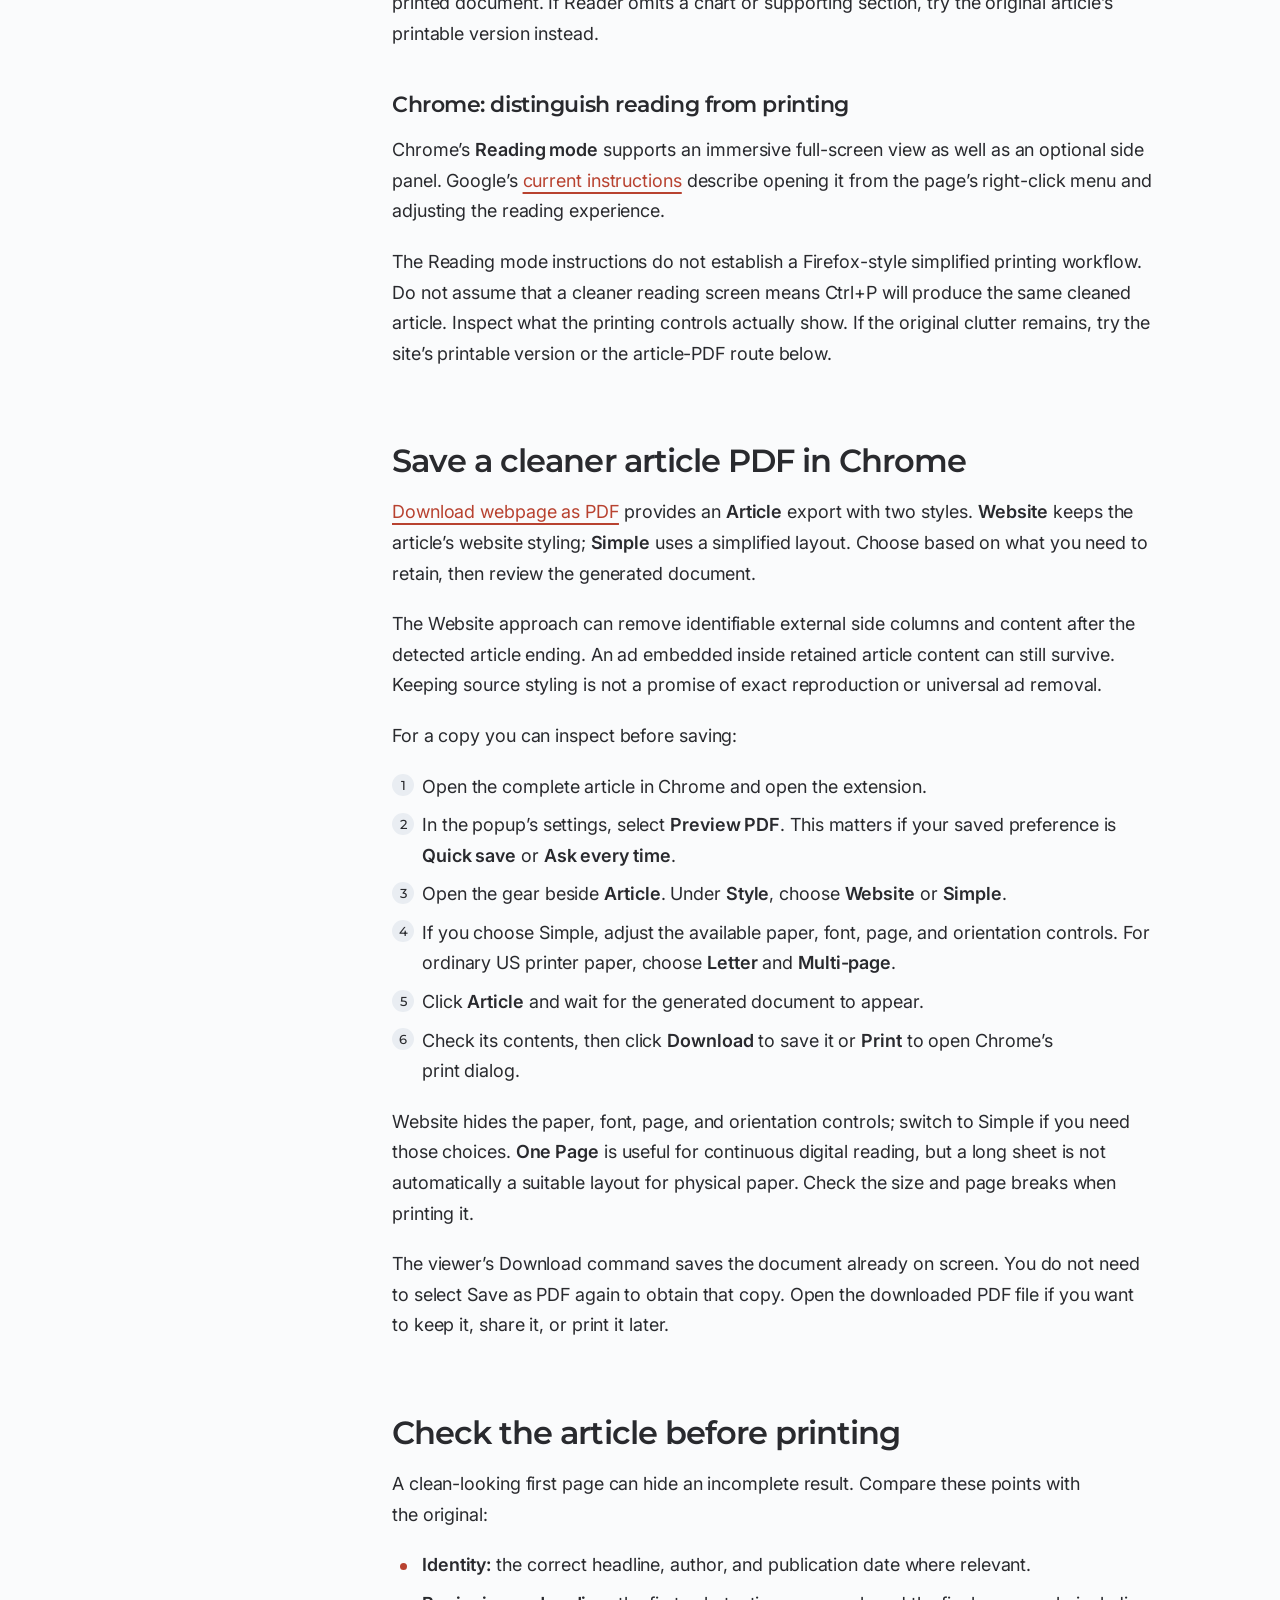
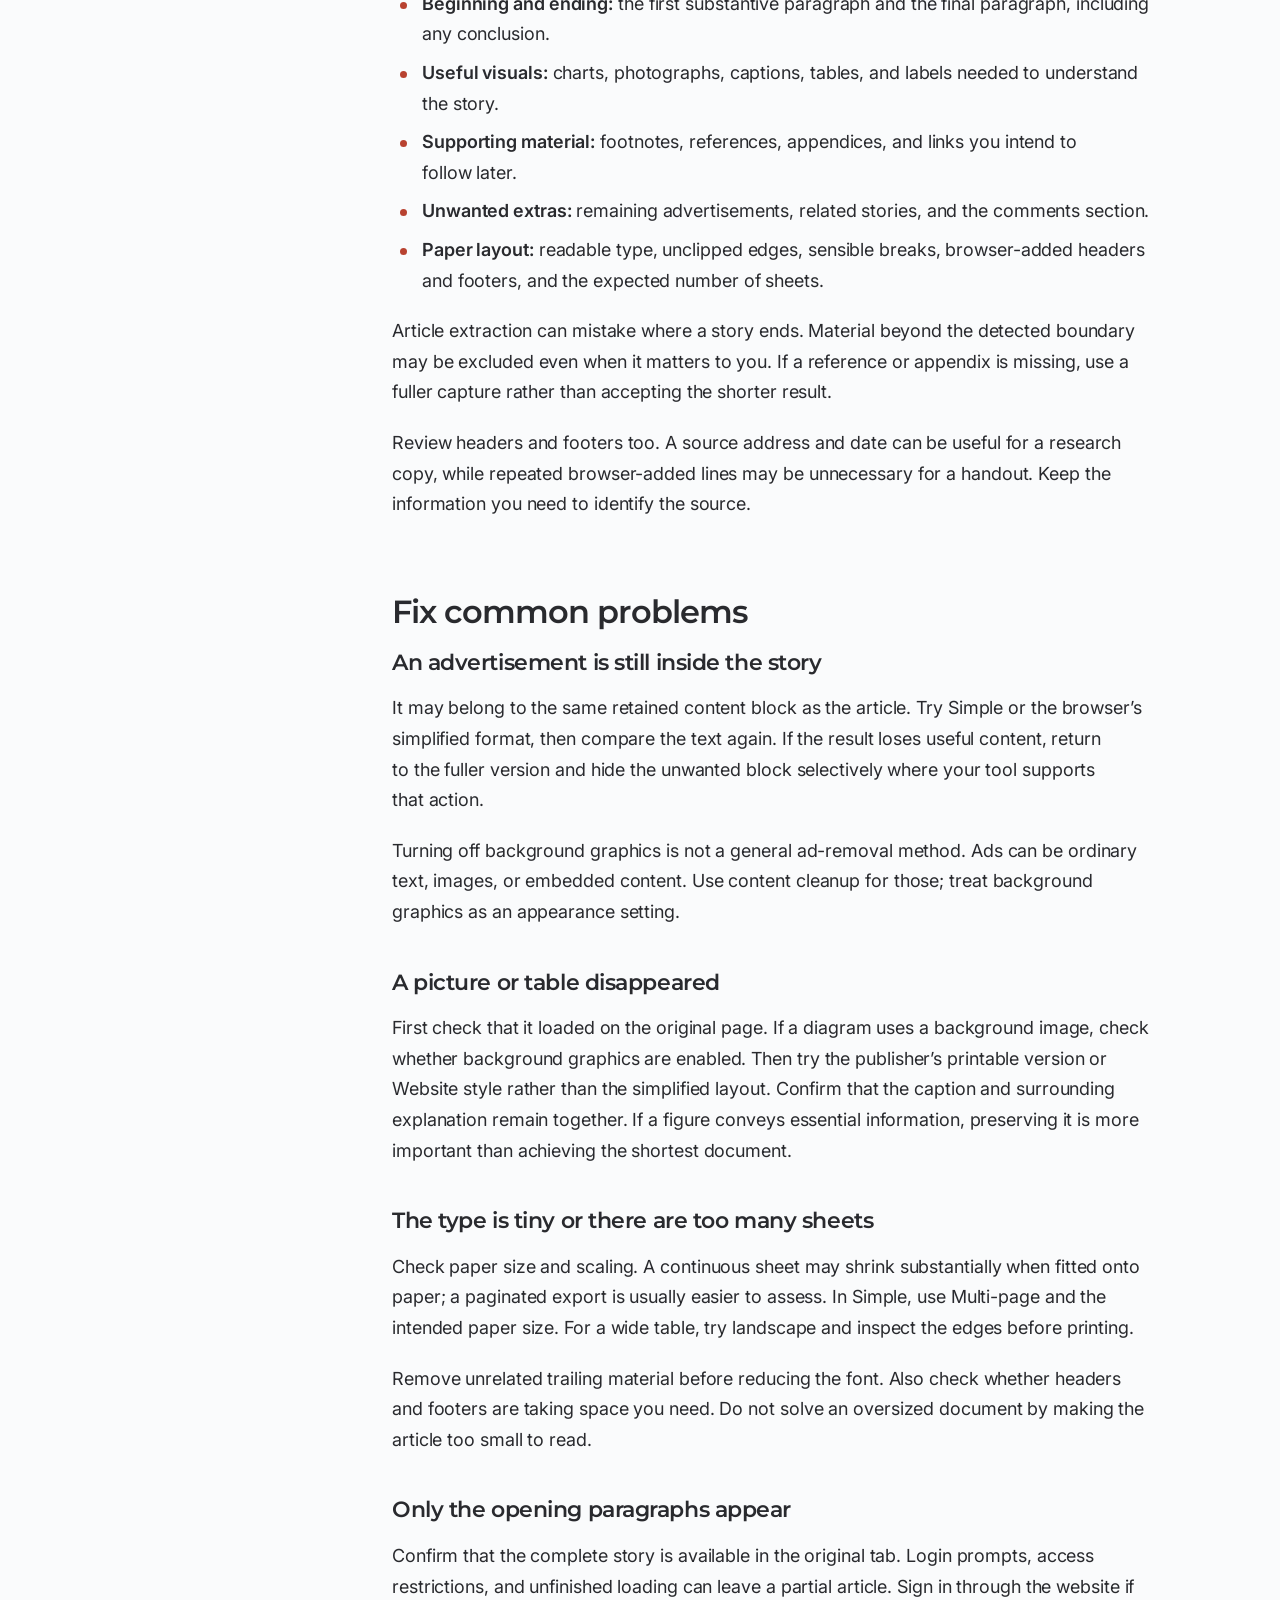
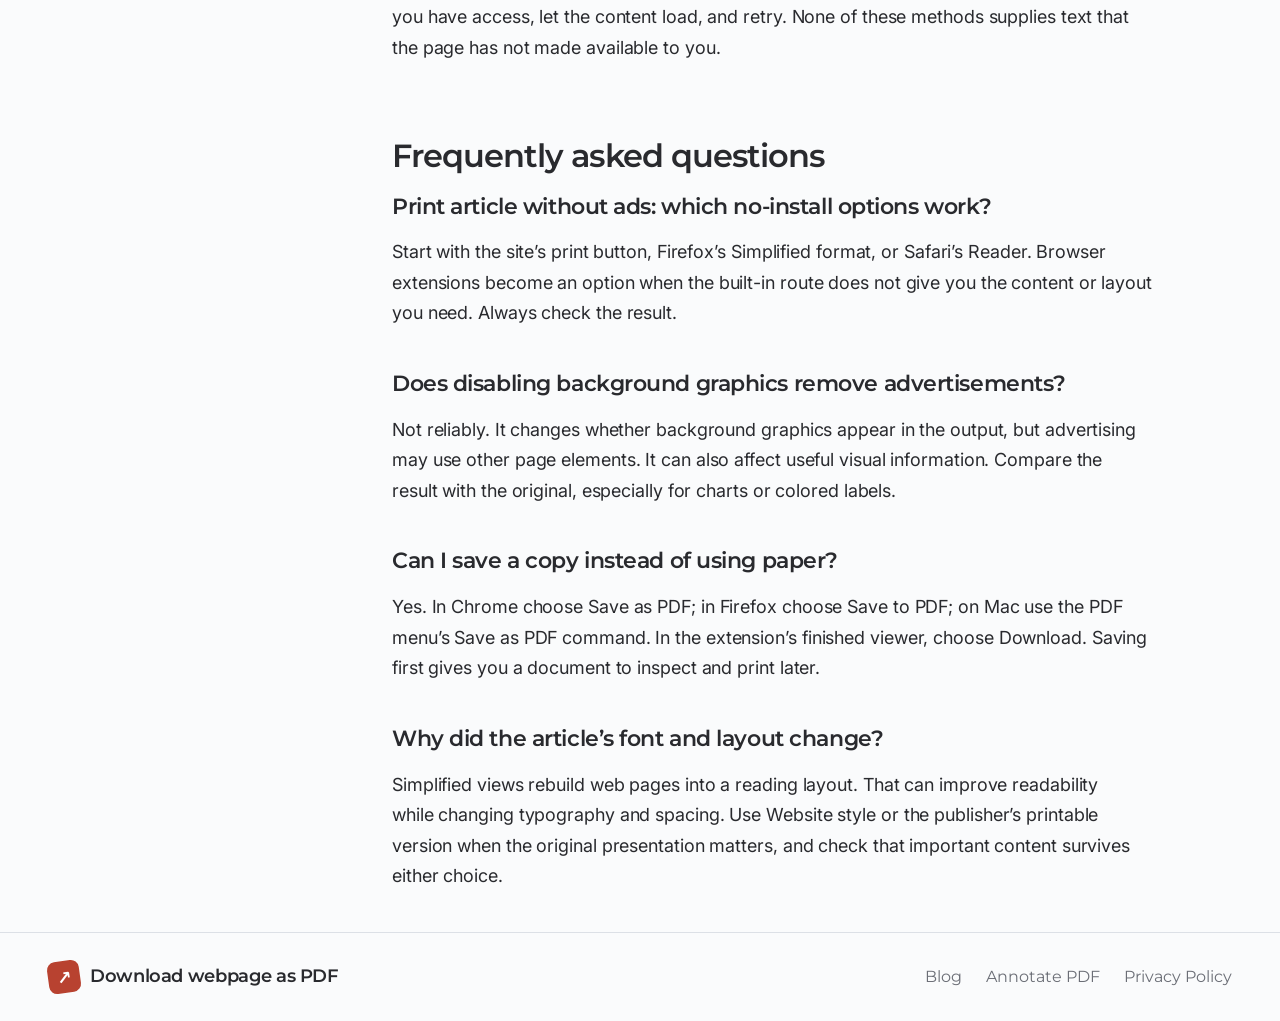
<file: blog/print-article-without-ads/index.html>
<!doctype html>
<html lang="en-US">
<head>
  <meta charset="utf-8">
  <meta name="viewport" content="width=device-width, initial-scale=1">
  <title>Print article without ads: browser and PDF methods</title>
  <meta name="description" content="Print article without ads using a clean browser view or Download webpage as PDF. Compare methods, check missing content, and save a copy before printing.">
  <link rel="canonical" href="https://downloadwebpageaspdf.com/blog/print-article-without-ads/">
  <meta property="og:type" content="article">
  <meta property="og:title" content="Print article without ads: browser and PDF methods">
  <meta property="og:description" content="Print article without ads using a clean browser view or Download webpage as PDF. Compare methods, check missing content, and save a copy before printing.">
  <meta property="og:url" content="https://downloadwebpageaspdf.com/blog/print-article-without-ads/">
  <meta name="twitter:card" content="summary">
  <link rel="icon" href="/favicon/favicon.png" type="image/png">
  <link rel="preload" href="/assets/editorial/fonts/Montserrat-Variable.woff2" as="font" type="font/woff2" crossorigin>
  <link rel="preload" href="/assets/editorial/fonts/Inter-Variable.woff2" as="font" type="font/woff2" crossorigin>
  <link rel="stylesheet" href="/assets/editorial/css/tokens.css">
  <link rel="stylesheet" href="/assets/editorial/css/article.css">
  <script src="/assets/editorial/js/article.js" defer></script>
  <script type="application/ld+json">{"@context": "https://schema.org", "@graph": [{"@type": "Article", "headline": "How to print an article without ads", "description": "Print article without ads using a clean browser view or Download webpage as PDF. Compare methods, check missing content, and save a copy before printing.", "url": "https://downloadwebpageaspdf.com/blog/print-article-without-ads/", "mainEntityOfPage": "https://downloadwebpageaspdf.com/blog/print-article-without-ads/", "inLanguage": "en-US", "datePublished": "2026-10-29", "publisher": {"@type": "Organization", "name": "Download webpage as PDF", "url": "https://downloadwebpageaspdf.com/"}}, {"@type": "BreadcrumbList", "itemListElement": [{"@type": "ListItem", "position": 1, "name": "Home", "item": "https://downloadwebpageaspdf.com/"}, {"@type": "ListItem", "position": 2, "name": "Blog", "item": "https://downloadwebpageaspdf.com/blog/"}, {"@type": "ListItem", "position": 3, "name": "How to print an article without ads", "item": "https://downloadwebpageaspdf.com/blog/print-article-without-ads/"}]}]}</script>
</head>
<body>
<svg width="0" height="0" style="position:absolute" aria-hidden="true"><defs>
<symbol id="i-chev" viewBox="0 0 24 24"><path d="m6 9 6 6 6-6"/></symbol>
<symbol id="i-link" viewBox="0 0 24 24"><path d="M10 14a5 5 0 0 0 7 0l3-3a5 5 0 0 0-7-7l-1 1M14 10a5 5 0 0 0-7 0l-3 3a5 5 0 0 0 7 7l1-1"/></symbol>
<symbol id="i-cal" viewBox="0 0 24 24"><rect x="3" y="5" width="18" height="16" rx="2"/><path d="M16 3v4M8 3v4M3 10h18"/></symbol>
<symbol id="i-book" viewBox="0 0 24 24"><path d="M4 5a2 2 0 0 1 2-2h13v16H6a2 2 0 0 0-2 2V5ZM4 19a2 2 0 0 1 2-2h13"/></symbol>
</defs></svg>
<a class="skip" href="#content">Skip to content</a>

<header class="site-header">
  <div class="wrap">
    <a class="brand" href="/"><span class="brand-mark" aria-hidden="true">↗</span>Download webpage as PDF</a>
    <nav class="nav" aria-label="Main"><a href="/blog/" aria-current="page">Blog</a><a href="/#how-it-works">How it works</a><a href="/#privacy">Privacy</a></nav>
    <a class="btn" data-cws href="https://chromewebstore.google.com/detail/download-web-as-pdf/ooaclffhlgljhnodmnecbafldiinnagg?hl=en&amp;utm_source=site&amp;utm_medium=article&amp;utm_content=header" target="_blank" rel="noopener"><span>Add<span class="lbl-long"> to Chrome</span></span> <span class="arr" aria-hidden="true">↗</span></a>
  </div>
  <div class="progress" aria-hidden="true"></div>
</header>
<main id="content">
  <section class="top wrap">
    <div class="top-inner">
      <nav class="crumbs" aria-label="Breadcrumb"><ol><li><a href="/">Home</a></li><li><a href="/blog/">Blog</a></li><li><span aria-current="page">How to print an article without ads</span></li></ol></nav>
      <div class="kicker"><span class="badge"><svg class="i" aria-hidden="true"><use href="#i-book"/></svg>Guide</span></div>
      <h1 id="article-title">How to print an article <span class="hl">without ads</span></h1>
      <div class="byline">
        <div class="meta"><span><svg class="i" aria-hidden="true"><use href="#i-cal"/></svg>Published <time datetime="2026-10-29">Oct 29, 2026</time></span></div>
        <div class="share" data-share>
          <span class="share-label">Share</span>
          <a class="net" data-net="whatsapp" href="#" target="_blank" rel="noopener" aria-label="Share on WhatsApp">WhatsApp</a>
          <a class="net" data-net="linkedin" href="#" target="_blank" rel="noopener" aria-label="Share on LinkedIn">LinkedIn</a>
          <a class="net" data-net="facebook" href="#" target="_blank" rel="noopener" aria-label="Share on Facebook">Facebook</a>
          <a class="net" data-net="x" href="#" target="_blank" rel="noopener" aria-label="Share on X">X</a>
          <a class="net" data-net="telegram" href="#" target="_blank" rel="noopener" aria-label="Share on Telegram">Telegram</a>
          <a class="net" data-net="reddit" href="#" target="_blank" rel="noopener" aria-label="Share on Reddit">Reddit</a>
          <button class="copy" type="button" data-copy><svg class="i"><use href="#i-link"/></svg><span>Copy link</span></button>
        </div>
      </div>
    </div>
  </section>
  <div class="body wrap">
    <details class="toc" open data-toc>
      <summary>On this page<svg class="i" aria-hidden="true"><use href="#i-chev"/></svg></summary>
      <ol>
        <li><a href="#choose-a-method-for-your-article">Choose a method for your article</a></li>
        <li><a href="#try-the-website-s-printable-version-first">Try the website’s printable version first</a></li>
        <li><a href="#use-your-browser-s-article-tools">Use your browser’s article tools</a></li>
        <li><a href="#save-a-cleaner-article-pdf-in-chrome">Save a cleaner article PDF in Chrome</a></li>
        <li><a href="#check-the-article-before-printing">Check the article before printing</a></li>
        <li><a href="#fix-common-problems">Fix common problems</a></li>
        <li><a href="#frequently-asked-questions">Frequently asked questions</a></li>
      </ol>
    </details>
    <article id="article-body" class="prose" aria-labelledby="article-title">
<p>Start with the website’s own printable version or your browser’s simplified article view. Check that the text, images, and ending are complete, then choose a printer or save a PDF file. Pressing Ctrl+P on the original page alone does not guarantee that advertisements will disappear.</p>
<p>The goal behind “print article without ads” is usually a readable copy of the story. There are two ways to get there: simplify its layout, or retain more of the website’s appearance while removing unwanted surrounding content. Try the shortest route below and inspect the result before using paper.</p>
<h2 id="choose-a-method-for-your-article">Choose a method for your article</h2>
<div class="table" role="region" aria-label="Article printing methods" tabindex="0">
<table>
<thead>
<tr>
<th>Method</th>
<th>Use it when</th>
<th>Check the result for</th>
</tr>
</thead>
<tbody><tr>
<td>Website’s printable version</td>
<td>The article offers a Print link</td>
<td>Full story, useful images, headers and footers, and any remaining promotions</td>
</tr>
<tr>
<td>Firefox Simplified format</td>
<td>You want a cleaner reading layout without installing anything</td>
<td>Missing diagrams, tables, or final paragraphs</td>
</tr>
<tr>
<td>Safari Reader on Mac</td>
<td>Reader is available for the article</td>
<td>Complete text and a readable paper layout</td>
</tr>
<tr>
<td>Download webpage as PDF in Chrome</td>
<td>You want to choose between website styling and a simplified article PDF</td>
<td>Retained content, remaining ads, and page size</td>
</tr>
</tbody></table>
</div>
<p>These instructions cover desktop browsers. Web pages vary: a text-heavy story is a better candidate for automatic simplification than an interactive report, gallery, or discussion thread.</p>
<h2 id="try-the-website-s-printable-version-first">Try the website’s printable version first</h2>
<p>Open the full article, rather than its homepage card or search result. On web pages with delayed content, let the text and useful images finish loading. If the story has several parts, make sure you are looking at the part you need.</p>
<p>Look near the headline, sharing controls, or end of the story for a <strong>Print</strong> link or print button. Use it if available, then inspect the proposed pages. A publisher’s printable version may retain details that a general article extractor overlooks, such as a recipe’s quantities or a report’s explanatory notes.</p>
<p>If there is no dedicated option, open the browser’s printing controls. In Chrome, use <strong>Ctrl+P</strong> on Windows or Linux, or <strong>Command+P</strong> on Mac. Select your printer for paper, or <strong>Save as PDF</strong> for a digital copy. Google documents the shortcut and destination selection in its <a href="https://support.google.com/chrome/answer/1069693?hl=en">Chrome printing guide</a>.</p>
<p>Look beyond the first sheet. If the print preview still contains advertising, a large navigation area, or pages of recommendations, cancel and try a simplified layout. Changing the destination to PDF saves the output; it does not clean the article.</p>
<h2 id="use-your-browser-s-article-tools">Use your browser’s article tools</h2>
<h3 id="firefox-choose-simplified">Firefox: choose Simplified</h3>
<p>Firefox offers a printing format specifically intended to reduce clutter:</p>
<ol>
<li>Open the article and choose <strong>Print</strong> from the Firefox menu.</li>
<li>Expand <strong>More settings</strong>.</li>
<li>Under <strong>Format</strong>, choose <strong>Simplified</strong>.</li>
<li>Check the print preview, select your printer, and print.</li>
</ol>
<p>If you want a file, select <strong>Save to PDF</strong> under <strong>Destination</strong>. Mozilla documents both <a href="https://support.mozilla.org/en-US/kb/print-simplified-clutter-free-pages-firefox">simplified printing</a> and the <a href="https://support.mozilla.org/en-US/kb/how-print-web-pages-firefox">available printing options</a>.</p>
<p>There is also a Reader View route: when its icon appears in the address bar, enable it and then print. Reader View is useful for a straightforward story, but it is not available for every page.</p>
<p>If <strong>Format</strong> is missing, Firefox may not have a simplified version of that page. The setting is also absent if you enabled Reader View first. Check which case applies before looking for a missing control. When neither route captures the whole article, return to the original and use the publisher’s version or selective cleanup.</p>
<h3 id="safari-on-mac-show-reader-then-check-the-output">Safari on Mac: show Reader, then check the output</h3>
<p>In Safari, open the article, click the <strong>Page menu</strong> in the Smart Search field, and choose <strong>Show Reader</strong>. Apple says the option appears only for articles Reader can display. The resulting view reduces navigation and other distractions; see <a href="https://support.apple.com/guide/safari/hide-distractions-when-reading-sfri32632/mac">Apple’s Reader instructions</a>.</p>
<p>Next, choose <strong>File &gt; Print</strong> and inspect the output. For paper, select your printer. To keep a digital copy, open the <strong>PDF</strong> menu and choose <strong>Save as PDF</strong>, then enter a name and location. This is Apple’s documented <a href="https://support.apple.com/guide/mac-help/save-a-document-as-a-pdf-on-mac-mchlp1531/mac">Mac PDF-saving procedure</a>.</p>
<p>Check the actual pages rather than assuming the reading screen guarantees a complete printed document. If Reader omits a chart or supporting section, try the original article’s printable version instead.</p>
<h3 id="chrome-distinguish-reading-from-printing">Chrome: distinguish reading from printing</h3>
<p>Chrome’s <strong>Reading mode</strong> supports an immersive full-screen view as well as an optional side panel. Google’s <a href="https://support.google.com/chrome/answer/14218344">current instructions</a> describe opening it from the page’s right-click menu and adjusting the reading experience.</p>
<p>The Reading mode instructions do not establish a Firefox-style simplified printing workflow. Do not assume that a cleaner reading screen means Ctrl+P will produce the same cleaned article. Inspect what the printing controls actually show. If the original clutter remains, try the site’s printable version or the article-PDF route below.</p>
<h2 id="save-a-cleaner-article-pdf-in-chrome">Save a cleaner article PDF in Chrome</h2>
<p><a href="https://downloadwebpageaspdf.com/">Download webpage as PDF</a> provides an <strong>Article</strong> export with two styles. <strong>Website</strong> keeps the article’s website styling; <strong>Simple</strong> uses a simplified layout. Choose based on what you need to retain, then review the generated document.</p>
<p>The Website approach can remove identifiable external side columns and content after the detected article ending. An ad embedded inside retained article content can still survive. Keeping source styling is not a promise of exact reproduction or universal ad removal.</p>
<p>For a copy you can inspect before saving:</p>
<ol>
<li>Open the complete article in Chrome and open the extension.</li>
<li>In the popup’s settings, select <strong>Preview PDF</strong>. This matters if your saved preference is <strong>Quick save</strong> or <strong>Ask every time</strong>.</li>
<li>Open the gear beside <strong>Article</strong>. Under <strong>Style</strong>, choose <strong>Website</strong> or <strong>Simple</strong>.</li>
<li>If you choose Simple, adjust the available paper, font, page, and orientation controls. For ordinary US printer paper, choose <strong>Letter</strong> and <strong>Multi-page</strong>.</li>
<li>Click <strong>Article</strong> and wait for the generated document to appear.</li>
<li>Check its contents, then click <strong>Download</strong> to save it or <strong>Print</strong> to open Chrome’s print dialog.</li>
</ol>
<p>Website hides the paper, font, page, and orientation controls; switch to Simple if you need those choices. <strong>One Page</strong> is useful for continuous digital reading, but a long sheet is not automatically a suitable layout for physical paper. Check the size and page breaks when printing it.</p>
<p>The viewer’s Download command saves the document already on screen. You do not need to select Save as PDF again to obtain that copy. Open the downloaded PDF file if you want to keep it, share it, or print it later.</p>
<h2 id="check-the-article-before-printing">Check the article before printing</h2>
<p>A clean-looking first page can hide an incomplete result. Compare these points with the original:</p>
<ul>
<li><strong>Identity:</strong> the correct headline, author, and publication date where relevant.</li>
<li><strong>Beginning and ending:</strong> the first substantive paragraph and the final paragraph, including any conclusion.</li>
<li><strong>Useful visuals:</strong> charts, photographs, captions, tables, and labels needed to understand the story.</li>
<li><strong>Supporting material:</strong> footnotes, references, appendices, and links you intend to follow later.</li>
<li><strong>Unwanted extras:</strong> remaining advertisements, related stories, and the comments section.</li>
<li><strong>Paper layout:</strong> readable type, unclipped edges, sensible breaks, browser-added headers and footers, and the expected number of sheets.</li>
</ul>
<p>Article extraction can mistake where a story ends. Material beyond the detected boundary may be excluded even when it matters to you. If a reference or appendix is missing, use a fuller capture rather than accepting the shorter result.</p>
<p>Review headers and footers too. A source address and date can be useful for a research copy, while repeated browser-added lines may be unnecessary for a handout. Keep the information you need to identify the source.</p>
<h2 id="fix-common-problems">Fix common problems</h2>
<h3 id="an-advertisement-is-still-inside-the-story">An advertisement is still inside the story</h3>
<p>It may belong to the same retained content block as the article. Try Simple or the browser’s simplified format, then compare the text again. If the result loses useful content, return to the fuller version and hide the unwanted block selectively where your tool supports that action.</p>
<p>Turning off background graphics is not a general ad-removal method. Ads can be ordinary text, images, or embedded content. Use content cleanup for those; treat background graphics as an appearance setting.</p>
<h3 id="a-picture-or-table-disappeared">A picture or table disappeared</h3>
<p>First check that it loaded on the original page. If a diagram uses a background image, check whether background graphics are enabled. Then try the publisher’s printable version or Website style rather than the simplified layout. Confirm that the caption and surrounding explanation remain together. If a figure conveys essential information, preserving it is more important than achieving the shortest document.</p>
<h3 id="the-type-is-tiny-or-there-are-too-many-sheets">The type is tiny or there are too many sheets</h3>
<p>Check paper size and scaling. A continuous sheet may shrink substantially when fitted onto paper; a paginated export is usually easier to assess. In Simple, use Multi-page and the intended paper size. For a wide table, try landscape and inspect the edges before printing.</p>
<p>Remove unrelated trailing material before reducing the font. Also check whether headers and footers are taking space you need. Do not solve an oversized document by making the article too small to read.</p>
<h3 id="only-the-opening-paragraphs-appear">Only the opening paragraphs appear</h3>
<p>Confirm that the complete story is available in the original tab. Login prompts, access restrictions, and unfinished loading can leave a partial article. Sign in through the website if you have access, let the content load, and retry. None of these methods supplies text that the page has not made available to you.</p>
<h2 id="frequently-asked-questions">Frequently asked questions</h2>
<h3 id="print-article-without-ads-which-no-install-options-work">Print article without ads: which no-install options work?</h3>
<p>Start with the site’s print button, Firefox’s Simplified format, or Safari’s Reader. Browser extensions become an option when the built-in route does not give you the content or layout you need. Always check the result.</p>
<h3 id="does-disabling-background-graphics-remove-advertisements">Does disabling background graphics remove advertisements?</h3>
<p>Not reliably. It changes whether background graphics appear in the output, but advertising may use other page elements. It can also affect useful visual information. Compare the result with the original, especially for charts or colored labels.</p>
<h3 id="can-i-save-a-copy-instead-of-using-paper">Can I save a copy instead of using paper?</h3>
<p>Yes. In Chrome choose Save as PDF; in Firefox choose Save to PDF; on Mac use the PDF menu’s Save as PDF command. In the extension’s finished viewer, choose Download. Saving first gives you a document to inspect and print later.</p>
<h3 id="why-did-the-article-s-font-and-layout-change">Why did the article’s font and layout change?</h3>
<p>Simplified views rebuild web pages into a reading layout. That can improve readability while changing typography and spacing. Use Website style or the publisher’s printable version when the original presentation matters, and check that important content survives either choice.</p>
    </article>
  </div>
</main>
<footer class="site-footer">
  <div class="wrap">
    <a class="brand" href="/"><span class="brand-mark" aria-hidden="true">↗</span>Download webpage as PDF</a>
    <nav aria-label="Footer"><a href="/blog/">Blog</a><a href="https://annotatepdf.app/">Annotate PDF</a><a href="/#privacy">Privacy Policy</a></nav>
  </div>
</footer>

<div class="toast" role="status" aria-live="polite" data-toast></div>
</body>
</html>
</file>
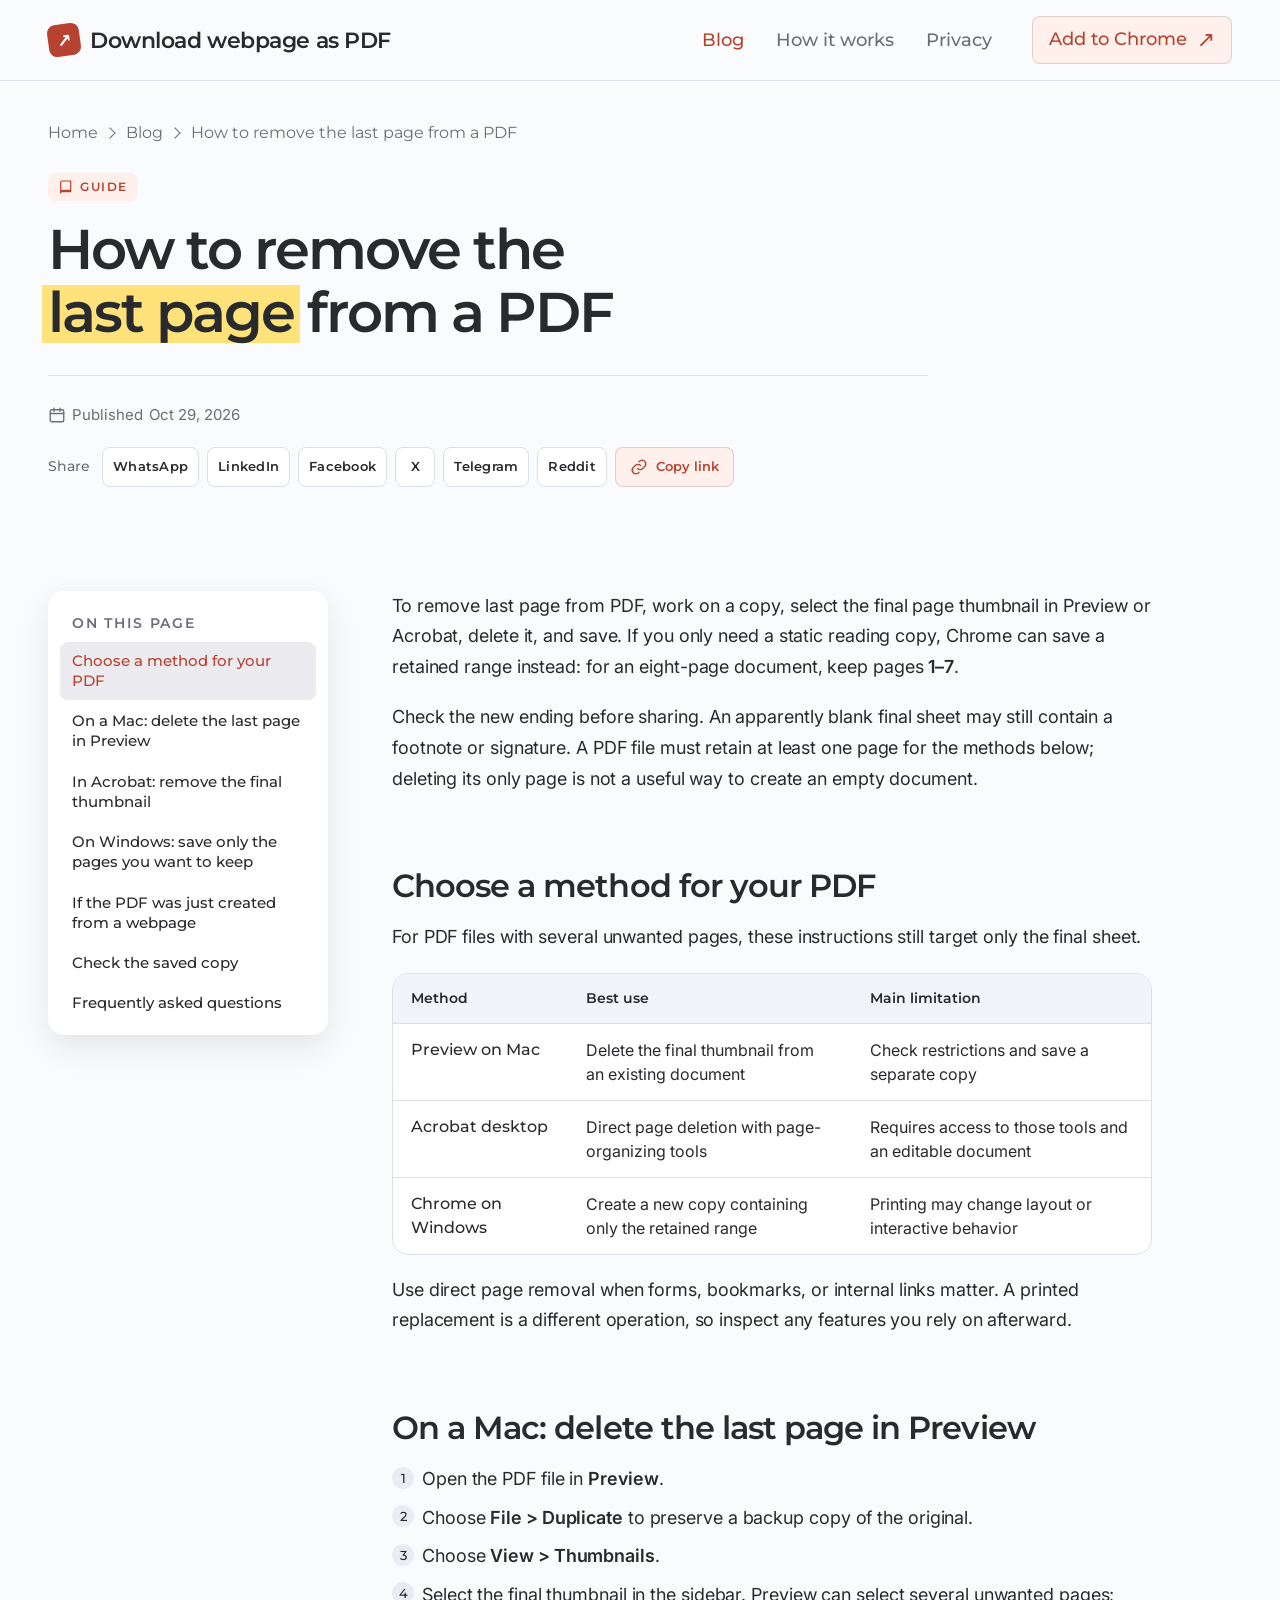
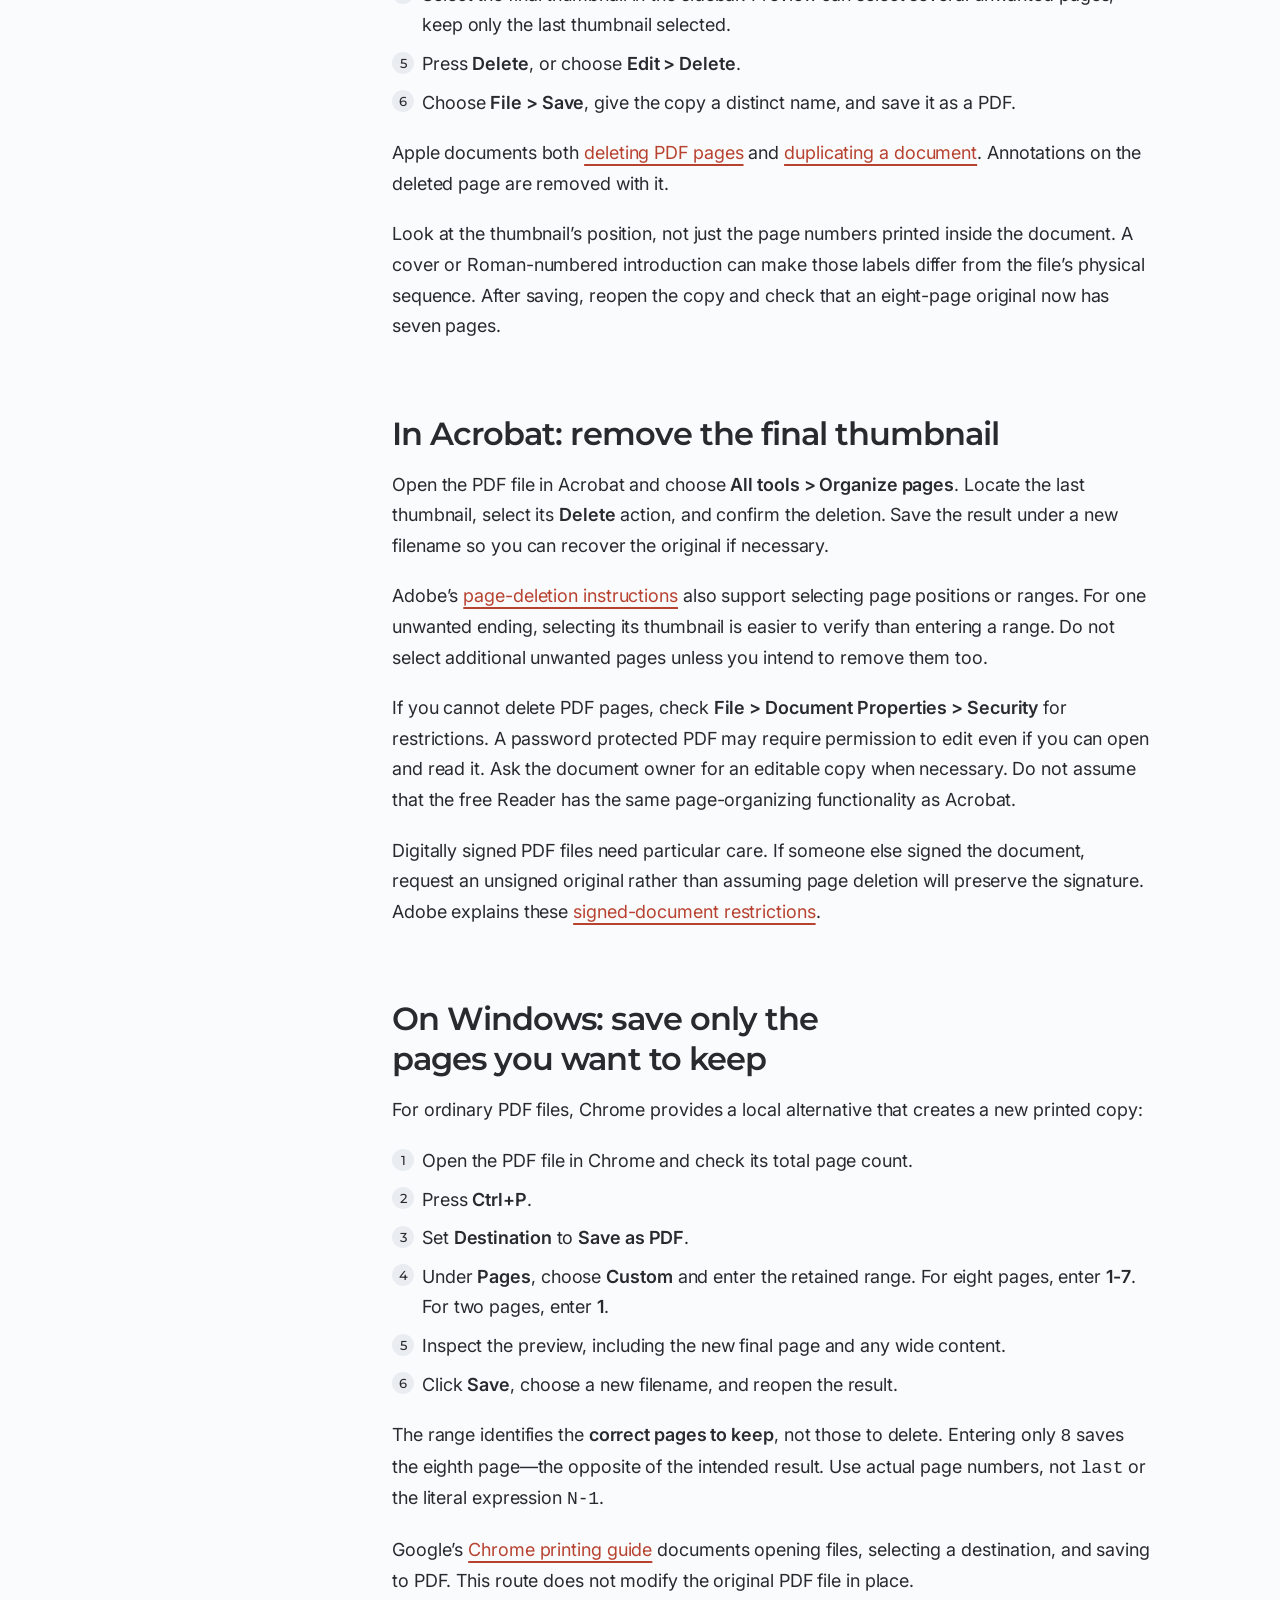
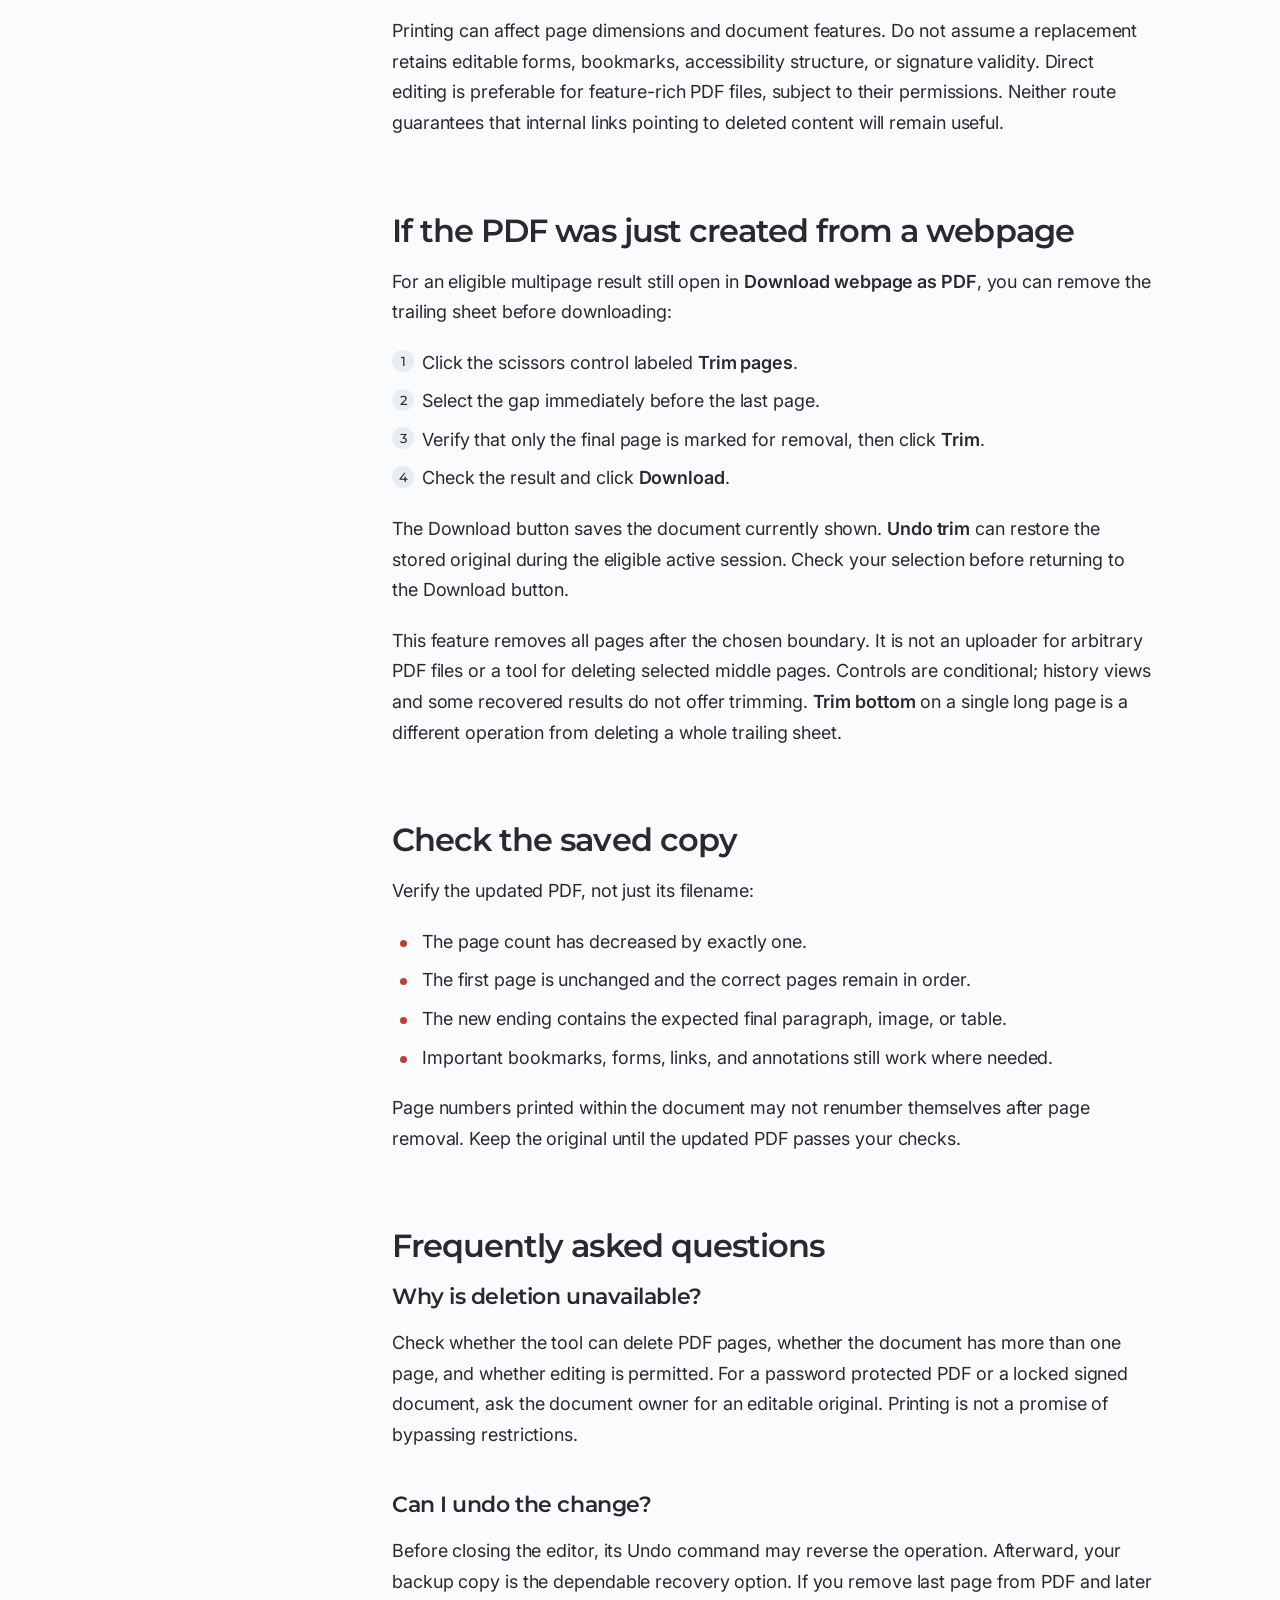
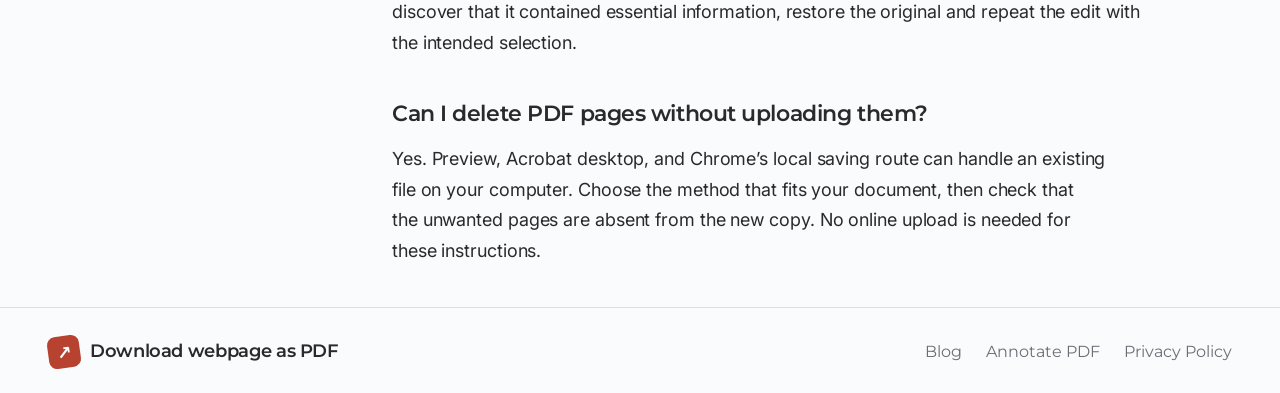
<file: blog/remove-last-page-from-pdf/index.html>
<!doctype html>
<html lang="en-US">
<head>
  <meta charset="utf-8">
  <meta name="viewport" content="width=device-width, initial-scale=1">
  <title>Remove last page from PDF: Mac, Acrobat, and Windows</title>
  <meta name="description" content="Remove last page from PDF with Preview, Acrobat, or a retained-page copy in Chrome. Keep the original and check the new ending before sharing.">
  <link rel="canonical" href="https://downloadwebpageaspdf.com/blog/remove-last-page-from-pdf/">
  <meta property="og:type" content="article">
  <meta property="og:title" content="Remove last page from PDF: Mac, Acrobat, and Windows">
  <meta property="og:description" content="Remove last page from PDF with Preview, Acrobat, or a retained-page copy in Chrome. Keep the original and check the new ending before sharing.">
  <meta property="og:url" content="https://downloadwebpageaspdf.com/blog/remove-last-page-from-pdf/">
  <meta name="twitter:card" content="summary">
  <link rel="icon" href="/favicon/favicon.png" type="image/png">
  <link rel="preload" href="/assets/editorial/fonts/Montserrat-Variable.woff2" as="font" type="font/woff2" crossorigin>
  <link rel="preload" href="/assets/editorial/fonts/Inter-Variable.woff2" as="font" type="font/woff2" crossorigin>
  <link rel="stylesheet" href="/assets/editorial/css/tokens.css">
  <link rel="stylesheet" href="/assets/editorial/css/article.css">
  <script src="/assets/editorial/js/article.js" defer></script>
  <script type="application/ld+json">{"@context":"https://schema.org","@graph":[{"@type":"Article","headline":"How to remove the last page from a PDF","description":"Remove last page from PDF with Preview, Acrobat, or a retained-page copy in Chrome. Keep the original and check the new ending before sharing.","url":"https://downloadwebpageaspdf.com/blog/remove-last-page-from-pdf/","mainEntityOfPage":"https://downloadwebpageaspdf.com/blog/remove-last-page-from-pdf/","inLanguage":"en-US","datePublished":"2026-10-29","publisher":{"@type":"Organization","name":"Download webpage as PDF","url":"https://downloadwebpageaspdf.com/"}},{"@type":"BreadcrumbList","itemListElement":[{"@type":"ListItem","position":1,"name":"Home","item":"https://downloadwebpageaspdf.com/"},{"@type":"ListItem","position":2,"name":"Blog","item":"https://downloadwebpageaspdf.com/blog/"},{"@type":"ListItem","position":3,"name":"How to remove the last page from a PDF","item":"https://downloadwebpageaspdf.com/blog/remove-last-page-from-pdf/"}]}]}</script>
</head>
<body>
<svg width="0" height="0" style="position:absolute" aria-hidden="true"><defs>
<symbol id="i-chev" viewBox="0 0 24 24"><path d="m6 9 6 6 6-6"/></symbol>
<symbol id="i-link" viewBox="0 0 24 24"><path d="M10 14a5 5 0 0 0 7 0l3-3a5 5 0 0 0-7-7l-1 1M14 10a5 5 0 0 0-7 0l-3 3a5 5 0 0 0 7 7l1-1"/></symbol>
<symbol id="i-cal" viewBox="0 0 24 24"><rect x="3" y="5" width="18" height="16" rx="2"/><path d="M16 3v4M8 3v4M3 10h18"/></symbol>
<symbol id="i-book" viewBox="0 0 24 24"><path d="M4 5a2 2 0 0 1 2-2h13v16H6a2 2 0 0 0-2 2V5ZM4 19a2 2 0 0 1 2-2h13"/></symbol>
</defs></svg>
<a class="skip" href="#content">Skip to content</a>

<header class="site-header">
  <div class="wrap">
    <a class="brand" href="/"><span class="brand-mark" aria-hidden="true">↗</span>Download webpage as PDF</a>
    <nav class="nav" aria-label="Main"><a href="/blog/" aria-current="page">Blog</a><a href="/#how-it-works">How it works</a><a href="/#privacy">Privacy</a></nav>
    <a class="btn" data-cws href="https://chromewebstore.google.com/detail/download-web-as-pdf/ooaclffhlgljhnodmnecbafldiinnagg?hl=en&amp;utm_source=site&amp;utm_medium=article&amp;utm_content=header" target="_blank" rel="noopener"><span>Add<span class="lbl-long"> to Chrome</span></span> <span class="arr" aria-hidden="true">↗</span></a>
  </div>
  <div class="progress" aria-hidden="true"></div>
</header>
<main id="content">
  <section class="top wrap">
    <div class="top-inner">
      <nav class="crumbs" aria-label="Breadcrumb"><ol><li><a href="/">Home</a></li><li><a href="/blog/">Blog</a></li><li><span aria-current="page">How to remove the last page from a PDF</span></li></ol></nav>
      <div class="kicker"><span class="badge"><svg class="i" aria-hidden="true"><use href="#i-book"/></svg>Guide</span></div>
      <h1 id="article-title">How to remove the <span class="hl">last page</span> from a PDF</h1>
      <div class="byline">
        <div class="meta"><span><svg class="i" aria-hidden="true"><use href="#i-cal"/></svg>Published <time datetime="2026-10-29">Oct 29, 2026</time></span></div>
        <div class="share" data-share>
          <span class="share-label">Share</span>
          <a class="net" data-net="whatsapp" href="#" target="_blank" rel="noopener" aria-label="Share on WhatsApp">WhatsApp</a>
          <a class="net" data-net="linkedin" href="#" target="_blank" rel="noopener" aria-label="Share on LinkedIn">LinkedIn</a>
          <a class="net" data-net="facebook" href="#" target="_blank" rel="noopener" aria-label="Share on Facebook">Facebook</a>
          <a class="net" data-net="x" href="#" target="_blank" rel="noopener" aria-label="Share on X">X</a>
          <a class="net" data-net="telegram" href="#" target="_blank" rel="noopener" aria-label="Share on Telegram">Telegram</a>
          <a class="net" data-net="reddit" href="#" target="_blank" rel="noopener" aria-label="Share on Reddit">Reddit</a>
          <button class="copy" type="button" data-copy><svg class="i"><use href="#i-link"/></svg><span>Copy link</span></button>
        </div>
      </div>
    </div>
  </section>
  <div class="body wrap">
    <details class="toc" open data-toc>
      <summary>On this page<svg class="i" aria-hidden="true"><use href="#i-chev"/></svg></summary>
      <ol>
        <li><a href="#choose-a-method-for-your-pdf">Choose a method for your PDF</a></li>
        <li><a href="#on-a-mac-delete-the-last-page-in-preview">On a Mac: delete the last page in Preview</a></li>
        <li><a href="#in-acrobat-remove-the-final-thumbnail">In Acrobat: remove the final thumbnail</a></li>
        <li><a href="#on-windows-save-only-the-pages-you-want-to-keep">On Windows: save only the pages you want to keep</a></li>
        <li><a href="#if-the-pdf-was-just-created-from-a-webpage">If the PDF was just created from a webpage</a></li>
        <li><a href="#check-the-saved-copy">Check the saved copy</a></li>
        <li><a href="#frequently-asked-questions">Frequently asked questions</a></li>
      </ol>
    </details>
    <article id="article-body" class="prose" aria-labelledby="article-title">
<p>To remove last page from PDF, work on a copy, select the final page thumbnail in Preview or Acrobat, delete it, and save. If you only need a static reading copy, Chrome can save a retained range instead: for an eight-page document, keep pages <strong>1–7</strong>.</p>
<p>Check the new ending before sharing. An apparently blank final sheet may still contain a footnote or signature. A PDF file must retain at least one page for the methods below; deleting its only page is not a useful way to create an empty document.</p>
<h2 id="choose-a-method-for-your-pdf">Choose a method for your PDF</h2>
<p>For PDF files with several unwanted pages, these instructions still target only the final sheet.</p>
<div class="table" role="region" aria-label="PDF page removal methods" tabindex="0">
<table>
<thead>
<tr>
<th>Method</th>
<th>Best use</th>
<th>Main limitation</th>
</tr>
</thead>
<tbody><tr>
<td>Preview on Mac</td>
<td>Delete the final thumbnail from an existing document</td>
<td>Check restrictions and save a separate copy</td>
</tr>
<tr>
<td>Acrobat desktop</td>
<td>Direct page deletion with page-organizing tools</td>
<td>Requires access to those tools and an editable document</td>
</tr>
<tr>
<td>Chrome on Windows</td>
<td>Create a new copy containing only the retained range</td>
<td>Printing may change layout or interactive behavior</td>
</tr>
</tbody></table>
</div>
<p>Use direct page removal when forms, bookmarks, or internal links matter. A printed replacement is a different operation, so inspect any features you rely on afterward.</p>
<h2 id="on-a-mac-delete-the-last-page-in-preview">On a Mac: delete the last page in Preview</h2>
<ol>
<li>Open the PDF file in <strong>Preview</strong>.</li>
<li>Choose <strong>File &gt; Duplicate</strong> to preserve a backup copy of the original.</li>
<li>Choose <strong>View &gt; Thumbnails</strong>.</li>
<li>Select the final thumbnail in the sidebar. Preview can select several unwanted pages; keep only the last thumbnail selected.</li>
<li>Press <strong>Delete</strong>, or choose <strong>Edit &gt; Delete</strong>.</li>
<li>Choose <strong>File &gt; Save</strong>, give the copy a distinct name, and save it as a PDF.</li>
</ol>
<p>Apple documents both <a href="https://support.apple.com/guide/preview/add-delete-or-move-pdf-pages-prvw11793/mac">deleting PDF pages</a> and <a href="https://support.apple.com/guide/preview/copy-pdfs-and-images-prvw98091ede/mac">duplicating a document</a>. Annotations on the deleted page are removed with it.</p>
<p>Look at the thumbnail’s position, not just the page numbers printed inside the document. A cover or Roman-numbered introduction can make those labels differ from the file’s physical sequence. After saving, reopen the copy and check that an eight-page original now has seven pages.</p>
<h2 id="in-acrobat-remove-the-final-thumbnail">In Acrobat: remove the final thumbnail</h2>
<p>Open the PDF file in Acrobat and choose <strong>All tools &gt; Organize pages</strong>. Locate the last thumbnail, select its <strong>Delete</strong> action, and confirm the deletion. Save the result under a new filename so you can recover the original if necessary.</p>
<p>Adobe’s <a href="https://helpx.adobe.com/acrobat/desktop/edit-documents/organize-pages/delete-pages.html">page-deletion instructions</a> also support selecting page positions or ranges. For one unwanted ending, selecting its thumbnail is easier to verify than entering a range. Do not select additional unwanted pages unless you intend to remove them too.</p>
<p>If you cannot delete PDF pages, check <strong>File &gt; Document Properties &gt; Security</strong> for restrictions. A password protected PDF may require permission to edit even if you can open and read it. Ask the document owner for an editable copy when necessary. Do not assume that the free Reader has the same page-organizing functionality as Acrobat.</p>
<p>Digitally signed PDF files need particular care. If someone else signed the document, request an unsigned original rather than assuming page deletion will preserve the signature. Adobe explains these <a href="https://helpx.adobe.com/acrobat/desktop/e-sign-documents/learn-about-signatures/signed-pdf-limitations.html">signed-document restrictions</a>.</p>
<h2 id="on-windows-save-only-the-pages-you-want-to-keep">On Windows: save only the pages you want to keep</h2>
<p>For ordinary PDF files, Chrome provides a local alternative that creates a new printed copy:</p>
<ol>
<li>Open the PDF file in Chrome and check its total page count.</li>
<li>Press <strong>Ctrl+P</strong>.</li>
<li>Set <strong>Destination</strong> to <strong>Save as PDF</strong>.</li>
<li>Under <strong>Pages</strong>, choose <strong>Custom</strong> and enter the retained range. For eight pages, enter <strong>1-7</strong>. For two pages, enter <strong>1</strong>.</li>
<li>Inspect the preview, including the new final page and any wide content.</li>
<li>Click <strong>Save</strong>, choose a new filename, and reopen the result.</li>
</ol>
<p>The range identifies the <strong>correct pages to keep</strong>, not those to delete. Entering only <code>8</code> saves the eighth page—the opposite of the intended result. Use actual page numbers, not <code>last</code> or the literal expression <code>N-1</code>.</p>
<p>Google’s <a href="https://support.google.com/chrome/answer/1069693?hl=en">Chrome printing guide</a> documents opening files, selecting a destination, and saving to PDF. This route does not modify the original PDF file in place.</p>
<p>Printing can affect page dimensions and document features. Do not assume a replacement retains editable forms, bookmarks, accessibility structure, or signature validity. Direct editing is preferable for feature-rich PDF files, subject to their permissions. Neither route guarantees that internal links pointing to deleted content will remain useful.</p>
<h2 id="if-the-pdf-was-just-created-from-a-webpage">If the PDF was just created from a webpage</h2>
<p>For an eligible multipage result still open in <strong>Download webpage as PDF</strong>, you can remove the trailing sheet before downloading:</p>
<ol>
<li>Click the scissors control labeled <strong>Trim pages</strong>.</li>
<li>Select the gap immediately before the last page.</li>
<li>Verify that only the final page is marked for removal, then click <strong>Trim</strong>.</li>
<li>Check the result and click <strong>Download</strong>.</li>
</ol>
<p>The Download button saves the document currently shown. <strong>Undo trim</strong> can restore the stored original during the eligible active session. Check your selection before returning to the Download button.</p>
<p>This feature removes all pages after the chosen boundary. It is not an uploader for arbitrary PDF files or a tool for deleting selected middle pages. Controls are conditional; history views and some recovered results do not offer trimming. <strong>Trim bottom</strong> on a single long page is a different operation from deleting a whole trailing sheet.</p>
<h2 id="check-the-saved-copy">Check the saved copy</h2>
<p>Verify the updated PDF, not just its filename:</p>
<ul>
<li>The page count has decreased by exactly one.</li>
<li>The first page is unchanged and the correct pages remain in order.</li>
<li>The new ending contains the expected final paragraph, image, or table.</li>
<li>Important bookmarks, forms, links, and annotations still work where needed.</li>
</ul>
<p>Page numbers printed within the document may not renumber themselves after page removal. Keep the original until the updated PDF passes your checks.</p>
<h2 id="frequently-asked-questions">Frequently asked questions</h2>
<h3 id="why-is-deletion-unavailable">Why is deletion unavailable?</h3>
<p>Check whether the tool can delete PDF pages, whether the document has more than one page, and whether editing is permitted. For a password protected PDF or a locked signed document, ask the document owner for an editable original. Printing is not a promise of bypassing restrictions.</p>
<h3 id="can-i-undo-the-change">Can I undo the change?</h3>
<p>Before closing the editor, its Undo command may reverse the operation. Afterward, your backup copy is the dependable recovery option. If you remove last page from PDF and later discover that it contained essential information, restore the original and repeat the edit with the intended selection.</p>
<h3 id="can-i-delete-pdf-pages-without-uploading-them">Can I delete PDF pages without uploading them?</h3>
<p>Yes. Preview, Acrobat desktop, and Chrome’s local saving route can handle an existing file on your computer. Choose the method that fits your document, then check that the unwanted pages are absent from the new copy. No online upload is needed for these instructions.</p>
    </article>
  </div>
</main>
<footer class="site-footer">
  <div class="wrap">
    <a class="brand" href="/"><span class="brand-mark" aria-hidden="true">↗</span>Download webpage as PDF</a>
    <nav aria-label="Footer"><a href="/blog/">Blog</a><a href="https://annotatepdf.app/">Annotate PDF</a><a href="/#privacy">Privacy Policy</a></nav>
  </div>
</footer>

<div class="toast" role="status" aria-live="polite" data-toast></div>
</body>
</html>
</file>
<file: assets/editorial/css/tokens.css>
/* Download webpage as PDF — design tokens. Generated from the design system (tokens.json). */
@font-face{font-family:Montserrat;src:url("../fonts/Montserrat-Variable.woff2") format("woff2");font-weight:100 900;font-style:normal;font-display:swap}
@font-face{font-family:Inter;src:url("../fonts/Inter-Variable.woff2") format("woff2");font-weight:100 900;font-style:normal;font-display:swap}
:root{
  --text:#292a2e;
  --muted:#6b6e76;
  --accent:#b84230;
  --accent-hover:#a43828;
  --accent-active:#902f22;
  --tint:#fff0ec;
  --selected:#ecebf0;
  --workspace:#f1f4f8;
  --panel:#fafbfc;
  --paper:#ffffff;
  --border:#dce0e6;
  --switch-track:#e4e8ee;
  --rule:#e9edf2;
  --rule-strong:#dce2e9;
  --highlight:#ffe279;
  --selection:#f6cfbd;
  --button-border:#0b120e24;
  --space-1:4px;
  --space-2:8px;
  --space-3:12px;
  --space-4:16px;
  --space-6:24px;
  --space-8:32px;
  --space-12:48px;
  --space-16:64px;
  --space-24:100px;
  --radius-sm:2px;
  --radius-md:8px;
  --radius-lg:16px;
  --radius-full:999px;
  --shadow-paper:0 12px 30px #292a2e0c;
  --shadow-pop:0 12px 32px #292a2e1a;
  --shadow-dialog:0 24px 64px #292a2e26;
  --font-sans:Montserrat, ui-sans-serif, system-ui, sans-serif;
  --font-text:Inter, ui-sans-serif, system-ui, -apple-system, "Segoe UI", sans-serif;
}
</file>
<file: assets/editorial/css/article.css>
/* =====================================================================
   Download webpage as PDF — article template
   Base: Anpdf (annotatepdf.app). Needs tokens.css loaded first.
   Faces: Montserrat (--font-sans) = headings + interface,
          Inter (--font-text)      = long reading text.
   ===================================================================== */

/* ---------- base ---------- */
*{box-sizing:border-box}
html{scroll-behavior:smooth;scroll-padding-top:96px;-webkit-text-size-adjust:100%}
body{margin:0;font-family:var(--font-sans);font-synthesis:none;color:var(--text);background:var(--panel);font-size:18px;line-height:1.5;-webkit-font-smoothing:antialiased;scrollbar-color:#a9aeb8 var(--workspace)}
h1,h2,h3,h4,p,ol,ul,figure,blockquote,dl,dd{margin:0}
img{max-width:100%;height:auto;display:block}
a{color:inherit;text-underline-offset:5px}
::selection{background:var(--selection);color:var(--text)}
:focus-visible{outline:2px solid var(--accent);outline-offset:2px}
svg.i{width:24px;height:24px;fill:none;stroke:currentColor;stroke-width:1.8;stroke-linecap:round;stroke-linejoin:round;flex:none}
.sr-only{position:absolute;width:1px;height:1px;padding:0;margin:-1px;overflow:hidden;clip:rect(0,0,0,0);white-space:nowrap;border:0}
.wrap{width:min(1248px,calc(100% - 96px));margin-inline:auto}
.skip{position:absolute;left:16px;top:-120px;z-index:100;background:var(--paper);padding:10px 16px;border-radius:var(--radius-md);box-shadow:var(--shadow-pop)}
.skip:focus{top:12px}

/* ---------- buttons (Anpdf) ---------- */
.btn{display:inline-flex;align-items:center;justify-content:center;gap:10px;font:inherit;font-weight:500;font-size:18px;line-height:1.4;padding:10px 16px;cursor:pointer;text-decoration:none;background:var(--tint);color:var(--accent);border:1px solid var(--button-border);border-radius:var(--radius-md);transition:background-color 160ms,color 160ms,border-color 160ms}
.btn:hover{background:var(--accent-hover);color:#fff}
.btn:active{background:var(--accent-active);color:#fff}
.btn[aria-pressed=true]{background:var(--selected);color:var(--accent)}
.btn--lg{padding:16px 22px;min-height:56px}
.btn--ghost{background:var(--paper)}
.btn .arr,.brand-mark{font-family:ui-sans-serif,system-ui,-apple-system,"Segoe UI",sans-serif}
.btn .arr{font-size:22px;line-height:1}
.install{display:inline-flex;flex-direction:column;align-items:stretch;max-width:100%}
.install-note{margin-top:12px;font-size:16px;color:var(--muted);text-align:center}

/* ---------- header ---------- */
.site-header{position:sticky;top:0;z-index:40;background:color-mix(in srgb,var(--panel) 92%,transparent);backdrop-filter:blur(10px);-webkit-backdrop-filter:blur(10px);border-bottom:1px solid var(--border)}
.site-header .wrap{height:80px;display:flex;align-items:center;gap:40px}
.brand{display:inline-flex;align-items:center;gap:10px;text-decoration:none;font-weight:600;font-size:22px;letter-spacing:-.02em;white-space:nowrap}
.brand-mark{display:grid;place-items:center;width:32px;height:32px;border-radius:var(--radius-md);background:var(--accent);color:#fff;font-size:18px;transform:rotate(-8deg);flex:none}
.nav{display:flex;gap:32px;margin-left:auto;font-weight:500;color:var(--muted)}
.nav a{text-decoration:none}
.nav a:hover,.nav a[aria-current]{color:var(--accent)}
.progress{position:absolute;left:0;bottom:-1px;height:2px;width:100%;transform-origin:0 50%;transform:scaleX(var(--p,0));background:var(--accent)}

/* ---------- article top ---------- */
.top{padding:40px 0 48px}
.top-inner{max-width:880px}
.crumbs ol{list-style:none;padding:0;display:flex;flex-wrap:wrap;align-items:center;gap:6px;font-size:16px;color:var(--muted)}
.crumbs li{display:flex;align-items:center;gap:6px}
.crumbs li+li::before{content:"";width:7px;height:7px;border-right:1.6px solid currentColor;border-top:1.6px solid currentColor;transform:rotate(45deg);margin:0 6px 0 2px}
.crumbs a{text-decoration:none}
.crumbs a:hover{color:var(--accent)}
.kicker{display:flex;align-items:center;gap:12px;margin-top:28px}
.badge{display:inline-flex;align-items:center;gap:6px;padding:5px 10px;border-radius:var(--radius-md);background:var(--tint);color:var(--accent);font-size:12px;font-weight:600;letter-spacing:.13em;text-transform:uppercase}
.badge svg.i{width:16px;height:16px}
.eyebrow{font-size:12px;font-weight:600;letter-spacing:.13em;text-transform:uppercase;color:var(--accent);text-decoration:none}
.eyebrow:hover{text-decoration:underline}
.top h1{margin-top:16px;font-size:clamp(38px,4.4vw,60px);line-height:1.12;font-weight:600;letter-spacing:-.035em;text-wrap:balance}
.hl{background:linear-gradient(transparent 12%,var(--highlight) 12%,var(--highlight) 96%,transparent 96%);-webkit-box-decoration-break:clone;box-decoration-break:clone;padding:0 6px;margin:0 -6px;border-radius:var(--radius-sm)}
.lead{margin-top:24px;font-size:22px;line-height:1.5;max-width:720px;text-wrap:pretty}

.byline{display:flex;flex-wrap:wrap;align-items:center;justify-content:space-between;gap:20px 32px;margin-top:32px;padding-top:28px;border-top:1px solid var(--border)}
.author{display:flex;align-items:center;gap:14px}
.avatar{width:48px;height:48px;border-radius:var(--radius-full);object-fit:cover;background:var(--rule);flex:none}
.author-name{font-weight:600;font-size:17px;text-decoration:none}
.author-name:hover{color:var(--accent)}
.author-role{font-family:var(--font-text);font-size:15px;color:var(--muted)}
.meta{display:flex;flex-wrap:wrap;gap:6px 16px;font-family:var(--font-text);font-size:15px;color:var(--muted)}
.meta span{display:inline-flex;align-items:center;gap:6px}
.meta svg.i{width:18px;height:18px}
.tags{list-style:none;padding:0;display:flex;flex-wrap:wrap;gap:8px;margin-top:20px}
.tags a{display:inline-block;padding:5px 12px;border-radius:var(--radius-full);background:var(--workspace);font-size:14px;font-weight:500;text-decoration:none;color:var(--text)}
.tags a:hover{background:var(--tint);color:var(--accent)}

.share{display:flex;flex-wrap:wrap;align-items:center;gap:8px}
.share-label{font-size:14px;font-weight:500;color:var(--muted);margin-right:4px}
.share a,.share button{display:inline-grid;place-items:center;height:40px;min-width:40px;padding:0 10px;border-radius:var(--radius-md);background:var(--paper);border:1px solid var(--border);color:var(--text);font:inherit;font-size:13px;font-weight:600;text-decoration:none;cursor:pointer;transition:background-color 160ms,color 160ms,border-color 160ms}
.share a:hover,.share button:hover{background:var(--tint);color:var(--accent);border-color:var(--button-border)}
.share .net{font-size:13px;letter-spacing:.02em}
.share .copy{display:inline-flex;gap:8px;padding:0 14px;color:var(--accent);background:var(--tint);border-color:var(--button-border)}
.share .copy svg.i{width:18px;height:18px}
.share .copy[data-copied] {background:var(--selected)}

/* ---------- large image under H1 (interactive figure) ---------- */
.cover{margin-top:8px}
.example{background:var(--workspace);border-radius:var(--radius-lg);padding:20px 26px 28px}
.example-bar{display:flex;align-items:center;justify-content:space-between;gap:12px;flex-wrap:wrap;margin-bottom:20px;font-size:16px;color:var(--muted)}
.file{display:flex;align-items:center;gap:8px}
.file svg.i{color:var(--accent);width:22px;height:22px}
.switch{display:flex;gap:2px;background:var(--switch-track);padding:4px;border-radius:var(--radius-md)}
.switch .btn{padding:7px 12px;font-size:16px}
.stage{display:grid;grid-template-columns:1fr 1fr;gap:26px;align-items:start}
.sheet{background:var(--paper);box-shadow:var(--shadow-paper);padding:34px 34px 80px;position:relative}
.doc-heading{font-weight:600;font-size:24px;letter-spacing:-.02em;display:flex;justify-content:space-between;align-items:center;margin-bottom:22px}
.doc-dot{width:14px;height:14px;border-radius:50%;background:var(--rule-strong)}
.rule{height:7px;background:var(--rule);border-radius:var(--radius-sm);margin-top:12px}
.w95{width:95%}.w90{width:90%}.w80{width:80%}.w70{width:70%}.w60{width:60%}.w50{width:50%}
.pic{height:150px;margin-top:24px;border-radius:var(--radius-sm);background:var(--rule);position:relative}
.pic::before{content:"";position:absolute;left:12%;bottom:0;width:38%;height:64%;border-radius:999px 999px 0 0;background:var(--rule-strong)}
.pic::after{content:"";position:absolute;right:16%;top:26px;width:30px;height:30px;border-radius:50%;background:var(--highlight)}
.break{position:absolute;z-index:2;left:-35px;right:-35px;top:58%;height:var(--gap,20px);transform:translateY(-50%);background:var(--workspace);box-shadow:inset 0 6px 8px -6px #292a2e14,inset 0 -6px 8px -6px #292a2e14;display:flex;justify-content:center;align-items:center;transition:height 260ms ease}
.break span{background:var(--paper);color:var(--accent);font-size:14px;font-weight:500;padding:4px 10px;border-radius:var(--radius-md);box-shadow:var(--shadow-pop);white-space:nowrap;transition:opacity 200ms}
.sheet-note{position:absolute;right:34px;bottom:26px;color:var(--accent);font-size:18px;line-height:1.4;text-align:right;transition:opacity 200ms}
.sheet-note .mark{position:relative;isolation:isolate}
.sheet-note .mark::before{content:"";position:absolute;inset:2px -5px;background:var(--highlight);z-index:-1}
.annot{position:absolute;inset:-6px -8px;border:2px solid var(--accent);pointer-events:none;transition:opacity 200ms}
.cover-copy h2{font-size:26px;line-height:1.3;font-weight:600;letter-spacing:-.02em}
.cover-copy p{margin-top:12px;font-family:var(--font-text);font-size:17px;line-height:1.6;color:var(--muted)}
.cover-copy ul{list-style:none;padding:0;margin-top:20px;display:grid;gap:12px;font-size:17px}
.cover-copy li{display:flex;gap:10px;align-items:flex-start}
.cover-copy li svg.i{color:var(--accent);width:22px;height:22px;margin-top:1px}
[data-view=paged] .sheet-note,[data-view=paged] .annot{opacity:0}
[data-view=continuous] .break span{opacity:0}
[data-view=continuous]{--gap:0px}
.caption{margin-top:14px;font-family:var(--font-text);font-size:15px;line-height:1.5;color:var(--muted);text-align:center}

/* ---------- body grid ---------- */
.body{display:grid;grid-template-columns:280px minmax(0,760px);gap:64px;padding:56px 0 40px}

/* TOC — styled like the Anpdf toolbar dropdown */
.toc{position:sticky;top:104px;align-self:start;max-height:calc(100vh - 128px);overflow:auto;background:var(--paper);border-radius:var(--radius-lg);box-shadow:var(--shadow-pop);padding:12px}
.toc summary{list-style:none;display:flex;align-items:center;justify-content:space-between;font-size:14px;font-weight:600;letter-spacing:.13em;text-transform:uppercase;color:var(--muted);padding:10px 12px 8px;cursor:default}
.toc summary::-webkit-details-marker{display:none}
.toc summary svg.i{display:none}
.toc ol{list-style:none;padding:0;display:grid;gap:2px}
.toc a{display:flex;align-items:center;gap:12px;padding:9px 12px;border-radius:var(--radius-md);text-decoration:none;font-size:15px;font-weight:500;line-height:1.35;transition:background-color 160ms,color 160ms}
.toc a:hover{background:var(--tint);color:var(--accent)}
.toc a[aria-current]{background:var(--selected);color:var(--accent)}
.toc a svg.i{width:18px;height:18px;margin-left:auto;visibility:hidden}
.toc a[aria-current] svg.i{visibility:visible}
.toc .sub a{padding-left:28px;font-size:14px;font-weight:400;color:var(--muted)}
.toc .sub a[aria-current]{color:var(--accent)}
.toc-cta{margin:10px 0 0;padding:16px 12px 6px;border-top:1px solid var(--border)}
.toc-cta p{font-size:14px;line-height:1.45;color:var(--muted);margin-bottom:12px}
.toc-cta .btn{width:100%;font-size:16px}

/* ---------- prose ---------- */
.prose>*+*{margin-top:20px}
.prose h2{font-size:32px;line-height:1.25;font-weight:600;letter-spacing:-.03em;margin-top:72px;text-wrap:balance}
.prose h3{font-size:22px;line-height:1.35;font-weight:600;letter-spacing:-.02em;margin-top:40px}
.prose h2+*,.prose h3+*{margin-top:16px}
.prose>p,.prose>ul,.prose>ol,.prose td,.prose dd,.prose figcaption,.prose .tip p,.prose .note p,.promo p:not(.promo-eyebrow){font-family:var(--font-text)}
.prose>p,.prose>ul,.prose>ol:not(.steps){font-size:18px;line-height:1.7;letter-spacing:-.005em;text-wrap:pretty}
.prose>ul,.prose>ol:not(.steps){padding-left:0;list-style:none}
.prose>ul>li,.prose>ol:not(.steps)>li{position:relative;padding-left:30px}
.prose>ul>li+li,.prose>ol:not(.steps)>li+li{margin-top:8px}
.prose>ul>li::before{content:"";position:absolute;left:8px;top:.72em;width:7px;height:7px;border-radius:50%;background:var(--accent)}
.prose>ol:not(.steps){counter-reset:n}
.prose>ol:not(.steps)>li{counter-increment:n}
.prose>ol:not(.steps)>li::before{content:counter(n);position:absolute;left:0;top:.2em;width:22px;height:22px;border-radius:50%;background:var(--rule);font:500 13px/22px var(--font-sans);text-align:center}
.prose>p a,.prose>ul a,.prose>ol a,.step-text a,.prose dd a,.prose td a,.tip a,.note a{color:var(--accent);text-decoration:underline;text-decoration-thickness:1.5px}
.prose>p a:hover,.prose>ul a:hover,.prose>ol a:hover,.step-text a:hover,.prose dd a:hover,.tip a:hover,.note a:hover{text-decoration-thickness:2.5px}
.prose b,.prose strong{font-weight:600}
.prose mark{color:inherit;background:linear-gradient(transparent 8%,var(--highlight) 8%,var(--highlight) 94%,transparent 94%);-webkit-box-decoration-break:clone;box-decoration-break:clone;padding:0 4px;margin:0 -4px;border-radius:var(--radius-sm)}
.ui{display:inline-block;font-family:var(--font-sans);font-size:.88em;font-weight:500;line-height:1.3;padding:1px 7px;border-radius:6px;background:var(--paper);border:1px solid var(--border);color:var(--text);white-space:nowrap}
.intro{font-size:20px!important;line-height:1.65!important}

/* short answer / highlighted block on its own background */
.answer{background:var(--workspace);border-radius:var(--radius-lg);padding:32px}
.answer-head{display:flex;align-items:center;gap:10px;font-size:22px;font-weight:600;letter-spacing:-.02em}
.answer-head svg.i{color:var(--accent)}
.chip{margin-left:auto;font-size:14px;font-weight:500;letter-spacing:0;color:var(--muted);background:var(--paper);padding:4px 10px;border-radius:var(--radius-full)}
.answer>p{margin-top:14px;font-family:var(--font-text);font-size:18px;line-height:1.6}
.mini-steps{list-style:none;padding:0;margin-top:24px;display:grid;grid-template-columns:repeat(3,1fr);gap:12px}
.mini-steps li{background:var(--paper);border-radius:var(--radius-md);padding:16px;font-family:var(--font-text);font-size:16px;line-height:1.45;color:var(--muted)}
.mini-steps b{display:flex;align-items:center;gap:10px;font-family:var(--font-sans);font-size:18px;font-weight:500;color:var(--text);margin-bottom:6px}
.mini-steps b span{display:grid;place-items:center;width:32px;height:32px;border-radius:50%;background:var(--rule);font-size:16px}
.mini-steps li:last-child b span{background:var(--rule-strong);color:var(--accent)}

/* step-by-step instruction */
.steps{list-style:none;padding:0;counter-reset:s;display:grid;gap:0}
.steps>li{counter-increment:s;position:relative;display:grid;grid-template-columns:40px 1fr;gap:4px 18px;padding-bottom:28px}
.steps>li::before{content:counter(s);grid-row:span 3;display:grid;place-items:center;width:40px;height:40px;border-radius:50%;background:var(--rule);font-weight:500;font-size:17px;position:relative;z-index:1}
.steps>li:not(:last-child)::after{content:"";position:absolute;left:19.5px;top:44px;bottom:4px;width:1px;background:var(--border)}
.steps>li:last-child::before{background:var(--rule-strong);color:var(--accent)}
.step-title{font-size:19px;font-weight:600;letter-spacing:-.01em;line-height:1.4;padding-top:7px}
.step-text{font-family:var(--font-text);font-size:17px;line-height:1.65}
.step-result{display:flex;gap:8px;align-items:flex-start;margin-top:8px;font-family:var(--font-text);font-size:16px;line-height:1.55;color:var(--muted)}
.step-result svg.i{width:20px;height:20px;color:var(--accent);margin-top:2px}

/* figure / gif */
.media{background:var(--workspace);border-radius:var(--radius-lg);padding:20px}
.media img{border-radius:var(--radius-md);width:100%;box-shadow:var(--shadow-paper);background:var(--paper)}
.media figcaption{margin-top:14px;font-size:15px;line-height:1.5;color:var(--muted);text-align:center}
.gif{position:relative}
.gif-badge{position:absolute;left:12px;top:12px;font:600 11px/1 var(--font-sans);letter-spacing:.13em;padding:5px 8px;border-radius:6px;background:var(--text);color:#fff}

/* toolbar mock (as in Anpdf) */
.toolbar{display:flex;align-items:center;flex-wrap:wrap;gap:6px;background:var(--paper);border:1px solid var(--border);border-radius:var(--radius-lg);padding:10px 14px;box-shadow:var(--shadow-paper)}
.toolbar .t{display:grid;place-items:center;width:42px;height:42px;border-radius:50%;color:var(--text)}
.toolbar .t[aria-current]{background:var(--selected);color:var(--accent)}
.toolbar .sep{width:1px;height:28px;background:var(--border);margin:0 8px}
.toolbar .dot{width:28px;height:28px;border-radius:50%;background:var(--accent)}
.toolbar .ring{width:28px;height:28px;border-radius:50%;border:2px solid var(--accent)}
.toolbar .slider{width:110px;height:6px;border-radius:999px;background:linear-gradient(90deg,var(--accent) 0 35%,var(--rule) 35%)}
.toolbar .val{font-size:16px;color:var(--muted);min-width:20px}

/* interactive callout — the whole block is the link (tag <a>) */
.callout{display:flex;gap:18px;align-items:center;padding:22px 24px;border-radius:var(--radius-lg);background:var(--paper);border:1px solid var(--border);text-decoration:none;color:var(--text);position:relative;transition:border-color 180ms,box-shadow 180ms,background-color 180ms}
.callout-icon{display:grid;place-items:center;width:48px;height:48px;border-radius:var(--radius-md);background:var(--tint);color:var(--accent);flex:none;transition:background-color 180ms,color 180ms}
.callout-title{font-size:19px;font-weight:600;letter-spacing:-.01em;line-height:1.35}
.callout-title span{position:relative;isolation:isolate}
.callout-title span::before{content:"";position:absolute;inset:2px -4px;background:var(--highlight);z-index:-1;border-radius:var(--radius-sm);transform:scaleX(0);transform-origin:0 50%;transition:transform 260ms ease}
.callout-text{margin-top:4px;font-family:var(--font-text);font-size:16px;line-height:1.55;color:var(--muted)}
.callout-go{margin-left:auto;color:var(--accent);flex:none;transition:transform 180ms}
.callout:hover,.callout:focus-visible,.callout.is-active{border-color:var(--accent);box-shadow:var(--shadow-pop);outline:none}
.callout:hover .callout-icon,.callout:focus-visible .callout-icon,.callout.is-active .callout-icon{background:var(--accent);color:#fff}
.callout:hover .callout-title span::before,.callout:focus-visible .callout-title span::before,.callout.is-active .callout-title span::before{transform:scaleX(1)}
.callout:hover .callout-go,.callout:focus-visible .callout-go{transform:translateX(4px)}

/* file upload from the article */
.drop{display:grid;justify-items:center;text-align:center;gap:10px;padding:36px 24px;border:2px dashed var(--rule-strong);border-radius:var(--radius-lg);background:var(--workspace);transition:border-color 160ms,background-color 160ms;position:relative}
.drop.is-over{border-color:var(--accent);background:var(--tint)}
.drop-icon{display:grid;place-items:center;width:56px;height:56px;border-radius:50%;background:var(--paper);color:var(--accent);box-shadow:var(--shadow-paper)}
.drop-title{font-size:20px;font-weight:600;letter-spacing:-.01em}
.drop-text{font-family:var(--font-text);font-size:15px;color:var(--muted)}
.drop input{position:absolute;width:1px;height:1px;opacity:0}
.drop-file{display:none;align-items:center;gap:12px;width:100%;max-width:520px;margin-top:6px;padding:12px 14px;border-radius:var(--radius-md);background:var(--paper);border:1px solid var(--border);text-align:left}
.drop-file svg.i{color:var(--accent)}
.drop-file b{font-weight:500;font-size:16px;overflow:hidden;text-overflow:ellipsis;white-space:nowrap;flex:1}
.drop-file span{font-family:var(--font-text);font-size:14px;color:var(--muted);white-space:nowrap}
.drop.has-file .drop-file{display:flex}
.drop-privacy{display:flex;align-items:center;gap:8px;font-family:var(--font-text);font-size:14px;color:var(--muted)}
.drop-privacy svg.i{width:18px;height:18px}

/* tables */
.table{overflow-x:auto;border:1px solid var(--border);border-radius:var(--radius-lg);background:var(--paper)}
.table table{width:100%;border-collapse:collapse;font-size:16px;line-height:1.5;min-width:560px}
.table th{font-family:var(--font-sans);font-weight:600;font-size:14px;text-align:left;padding:14px 18px;background:var(--workspace);color:var(--text)}
.table td{padding:14px 18px;border-top:1px solid var(--border);vertical-align:top}
.table td:first-child{font-family:var(--font-sans);font-weight:500;min-width:140px}
.table .yes{color:var(--accent);font-weight:500}
.table .no{color:var(--muted)}

/* collection cards (подборка) */
.cards{display:grid;grid-template-columns:repeat(2,1fr);gap:16px}
.card{display:flex;flex-direction:column;gap:8px;padding:22px;border-radius:var(--radius-lg);background:var(--paper);border:1px solid var(--border);text-decoration:none;color:var(--text);transition:border-color 160ms,box-shadow 160ms}
a.card:hover{border-color:var(--accent);box-shadow:var(--shadow-pop)}
.card-icon{display:grid;place-items:center;width:44px;height:44px;border-radius:var(--radius-md);background:var(--tint);color:var(--accent);margin-bottom:6px}
.card-title{font-size:19px;font-weight:600;letter-spacing:-.01em}
.card-text{font-family:var(--font-text);font-size:16px;line-height:1.55;color:var(--muted)}

/* tip / note */
.tip{display:flex;gap:16px;background:var(--tint);border-radius:var(--radius-lg);padding:22px 24px}
.tip svg.i{color:var(--accent);margin-top:3px}
.tip p{font-size:17px!important;line-height:1.6!important}
.tip b{color:var(--accent)}
.note{display:flex;gap:16px;background:var(--workspace);border-radius:var(--radius-lg);padding:22px 24px}
.note svg.i{color:var(--muted);margin-top:3px}
.note p{font-size:17px!important;line-height:1.6!important}

/* promo card: text + image + button */
.promo{display:grid;grid-template-columns:1.1fr .9fr;align-items:center;gap:28px;padding:32px;border-radius:var(--radius-lg);background:var(--paper);border:1px solid var(--border);box-shadow:var(--shadow-paper);overflow:hidden}
.promo-eyebrow{font-size:12px;font-weight:600;letter-spacing:.13em;text-transform:uppercase;color:var(--accent)}
.promo h3{margin-top:10px!important;font-size:26px;line-height:1.25;font-weight:600;letter-spacing:-.025em}
.promo p{margin-top:10px!important;font-size:17px!important;line-height:1.6!important;color:var(--muted)}
.promo .install{margin-top:22px}
.promo .install-note{text-align:left;font-size:14px}
.promo-img{border-radius:var(--radius-md);background:var(--workspace)}

/* problems → cause → fix */
.issues{display:grid;gap:12px}
.issue{border:1px solid var(--border);border-radius:var(--radius-lg);background:var(--paper);padding:22px 24px}
.issue-title{display:flex;gap:12px;align-items:center;font-size:19px;font-weight:600;letter-spacing:-.01em}
.issue-title svg.i{color:var(--accent)}
.issue dl{display:grid;grid-template-columns:72px 1fr;gap:8px 14px;margin-top:12px}
.issue dt{font-size:13px;font-weight:600;letter-spacing:.1em;text-transform:uppercase;color:var(--muted);padding-top:3px}
.issue dd{font-size:16px;line-height:1.6}

/* FAQ — question → answer */
.faq{display:grid;gap:10px}
.faq details{border-radius:var(--radius-lg);background:var(--paper);border:1px solid var(--border);transition:border-color 160ms}
.faq details[open]{border-color:var(--rule-strong);box-shadow:var(--shadow-paper)}
.faq summary{list-style:none;display:flex;justify-content:space-between;align-items:center;gap:16px;padding:20px 24px;cursor:pointer;font-size:18px;font-weight:600;letter-spacing:-.01em;line-height:1.4}
.faq summary::-webkit-details-marker{display:none}
.faq summary:hover{color:var(--accent)}
.faq summary svg.i{color:var(--accent);transition:transform 200ms}
.faq details[open] summary svg.i{transform:rotate(45deg)}
.faq details>div{padding:0 24px 22px;font-family:var(--font-text);font-size:17px;line-height:1.65}

/* ---------- end of article ---------- */
.final{margin-top:72px;padding:48px;border-radius:var(--radius-lg);background:var(--workspace);display:grid;grid-template-columns:1fr auto;align-items:center;gap:32px}
.final h2{margin:0!important;font-size:32px;line-height:1.2;font-weight:600;letter-spacing:-.03em}
.final p{margin-top:12px!important;font-size:18px!important;color:var(--muted)}
.final-actions{display:flex;flex-direction:column;align-items:stretch;gap:10px}

.author-card{margin-top:48px;display:grid;grid-template-columns:96px 1fr;gap:24px;padding:28px;border-radius:var(--radius-lg);background:var(--paper);border:1px solid var(--border)}
.author-card .avatar{width:96px;height:96px}
.author-card-label{font-size:12px;font-weight:600;letter-spacing:.13em;text-transform:uppercase;color:var(--muted)}
.author-card-name{display:block;margin-top:6px;font-size:22px;font-weight:600;letter-spacing:-.02em;text-decoration:none}
.author-card-role{font-family:var(--font-text);font-size:15px;color:var(--muted);margin-top:2px}
.author-card-bio{margin-top:12px!important;font-size:16px!important;line-height:1.6!important}
.author-links{display:flex;flex-wrap:wrap;gap:16px;margin-top:14px;font-size:15px;font-weight:500}
.author-links a{color:var(--accent);text-decoration:none}
.author-links a:hover{text-decoration:underline}

.related{padding:72px 0 24px;border-top:1px solid var(--border);margin-top:40px}
.section-title{font-size:32px;line-height:1.25;font-weight:600;letter-spacing:-.03em}
.related-grid{display:grid;grid-template-columns:repeat(3,1fr);gap:20px;margin-top:28px}
.rel{display:flex;flex-direction:column;border-radius:var(--radius-lg);background:var(--paper);border:1px solid var(--border);overflow:hidden;text-decoration:none;transition:border-color 160ms,box-shadow 160ms}
.rel:hover{border-color:var(--accent);box-shadow:var(--shadow-pop)}
.rel-img{aspect-ratio:16/9;background:var(--workspace);display:grid;place-items:center;padding:20px}
.rel-img img{width:100%;height:100%;object-fit:contain}
.rel-body{padding:20px 22px 24px;display:flex;flex-direction:column;gap:8px;flex:1}
.rel-type{font-size:12px;font-weight:600;letter-spacing:.13em;text-transform:uppercase;color:var(--accent)}
.rel-title{font-size:19px;font-weight:600;letter-spacing:-.01em;line-height:1.35}
.rel-meta{margin-top:auto;padding-top:8px;font-family:var(--font-text);font-size:14px;color:var(--muted)}

.site-footer{border-top:1px solid var(--border)}
.site-footer .wrap{display:flex;justify-content:space-between;align-items:center;gap:20px;padding:28px 0;flex-wrap:wrap}
.site-footer .brand{font-size:18px}
.site-footer nav{display:flex;gap:24px;font-size:16px;color:var(--muted)}
.site-footer nav a{text-decoration:none}
.site-footer nav a:hover{color:var(--accent)}

.toast{position:fixed;left:50%;bottom:24px;transform:translate(-50%,20px);opacity:0;pointer-events:none;background:var(--text);color:#fff;padding:12px 18px;border-radius:var(--radius-md);font-size:16px;font-weight:500;box-shadow:var(--shadow-dialog);transition:opacity 200ms,transform 200ms;z-index:60}
.toast.is-on{opacity:1;transform:translate(-50%,0)}

/* ---------- responsive ---------- */
@media (max-width:1100px){
  .wrap{width:calc(100% - 64px)}
  .body{grid-template-columns:240px minmax(0,1fr);gap:40px}
  .stage{gap:18px}
  .sheet{padding:28px 24px 72px}
  .break{left:-25px;right:-25px}
  .related-grid{grid-template-columns:repeat(2,1fr)}
}
@media (max-width:900px){
  .body{grid-template-columns:minmax(0,1fr);gap:24px;padding-top:32px}
  .toc{position:static;max-height:none;box-shadow:none;border:1px solid var(--border)}
  .toc summary{cursor:pointer}
  .toc summary svg.i{display:block;width:20px;height:20px;transition:transform 200ms}
  .toc[open] summary svg.i{transform:rotate(180deg)}
  .stage{grid-template-columns:1fr}
  .nav{display:none}
  .site-header .btn{margin-left:auto}
}
@media (max-width:640px){
  html{scroll-padding-top:76px}
  .wrap{width:calc(100% - 32px)}
  .site-header .wrap{height:64px;gap:12px}
  .brand{font-size:17px}
  .brand-mark{width:28px;height:28px;font-size:16px}
  .site-header .btn{padding:8px 12px;font-size:15px}
  .site-header .btn .lbl-long{display:none}
  .brand{font-size:16px;white-space:normal;line-height:1.15;max-width:170px}
  .top{padding:24px 0 32px}
  .lead{font-size:19px}
  .byline{flex-direction:column;align-items:flex-start}
  .share-label{width:100%}
  .example{padding:16px 12px}
  .example-bar{flex-direction:column;align-items:stretch}
  .switch .btn{flex:1}
  .sheet{padding:22px 18px 70px}
  .break{left:-19px;right:-19px}
  .sheet-note{right:18px;font-size:16px}
  .prose h2{font-size:27px;margin-top:56px}
  .prose h3{font-size:20px}
  .prose>p,.prose>ul,.prose>ol{font-size:17px}
  .intro{font-size:18px!important}
  .answer{padding:22px 18px}
  .mini-steps{grid-template-columns:1fr}
  .cards{grid-template-columns:1fr}
  .promo{grid-template-columns:1fr;padding:22px}
  .promo .install{width:100%}
  .final{grid-template-columns:1fr;padding:28px 22px}
  .final h2{font-size:26px}
  .author-card{grid-template-columns:1fr;padding:22px}
  .related-grid{grid-template-columns:1fr}
  .issue dl{grid-template-columns:1fr;gap:2px}
  .issue dd+dt{margin-top:8px}
  .callout{align-items:flex-start;padding:18px}
  .callout-go{display:none}
  .toolbar .slider{width:70px}
}
@media (prefers-reduced-motion:reduce){*,*::before,*::after{transition:none!important;animation:none!important}html{scroll-behavior:auto}}
@media print{.site-header,.share,.toc,.final,.related,.site-footer,.promo,.drop{display:none!important}.body{display:block}}
.author-card-bio,.final p,.cover-copy li{font-family:var(--font-text)}
.promo .promo-eyebrow{font-size:12px!important;line-height:1.4!important;color:var(--accent)!important;font-family:var(--font-sans)}
</file>
<file: assets/editorial/css/blog.css>
/* Blog-specific layout. Shared typography, components and colors live in article.css and tokens.css. */
.icon-sprite{position:absolute;overflow:hidden}
.blog-main{padding-bottom:80px}
.blog-intro{padding:40px 0 64px;max-width:1000px}
.blog-intro h1{font-size:clamp(36px,4.5vw,64px);line-height:1.14;letter-spacing:-.035em;font-weight:600;margin-top:36px;text-wrap:balance}
.blog-lead{font-family:var(--font-text);font-size:21px;line-height:1.65;color:var(--muted);max-width:600px;margin-top:28px}
.blog-topics{display:flex;flex-wrap:wrap;gap:10px;list-style:none;padding:0;margin-top:28px}
.blog-topics li{font-size:14px;font-weight:500;background:var(--workspace);border-radius:var(--radius-full);padding:6px 14px}
.blog-section-heading{display:flex;justify-content:space-between;align-items:baseline;gap:16px;padding:28px 0;border-top:1px solid var(--border)}
.blog-section-heading h2{font-size:28px;font-weight:600;letter-spacing:-.025em;line-height:1.3}
.blog-section-heading>span{font:14px/1.5 var(--font-text);color:var(--muted)}
.blog-empty{display:flex;align-items:center;gap:24px;border:1px solid var(--border);background:var(--paper);border-radius:var(--radius-lg);padding:36px}
.blog-empty-icon{display:grid;place-items:center;flex:none;width:64px;height:64px;border-radius:var(--radius-md);background:var(--tint);color:var(--accent)}
.blog-empty-icon .i{width:30px;height:30px}
.blog-empty h3{font-size:22px;line-height:1.4;font-weight:600;letter-spacing:-.02em}
.blog-empty p{font:17px/1.65 var(--font-text);color:var(--muted);max-width:650px;margin-top:8px}
.blog-empty a{color:var(--accent);text-decoration-thickness:1px}
.blog-empty a:hover{text-decoration-thickness:2px}
.blog-start{display:grid;grid-template-columns:1fr 1fr;gap:48px;align-items:center;background:var(--workspace);border-radius:var(--radius-lg);padding:48px;margin-top:56px}
.blog-start h2{font-size:clamp(28px,3vw,40px);line-height:1.18;font-weight:600;letter-spacing:-.03em;text-wrap:balance}
.blog-start p{font:18px/1.65 var(--font-text);color:var(--muted);margin-top:20px;max-width:420px}
.blog-start .btn{margin-top:28px}
.blog-start-image{min-width:0}
.blog-start-image img{width:100%;height:auto;border-radius:var(--radius-md);box-shadow:var(--shadow-paper)}
@media(max-width:900px){.blog-start{gap:32px;padding:32px}.blog-section-heading{align-items:flex-start;flex-direction:column;gap:8px}}
@media(max-width:640px){
  .blog-main{padding-bottom:48px}
  .blog-intro{padding:24px 0 40px}
  .blog-intro h1{margin-top:28px;font-size:36px}
  .blog-intro h1 br{display:none}
  .blog-lead{font-size:18px;margin-top:24px}
  .blog-section-heading{padding:24px 0}
  .blog-section-heading h2{font-size:25px}
  .blog-empty{align-items:flex-start;flex-direction:column;gap:20px;padding:24px}
  .blog-empty-icon{width:48px;height:48px}
  .blog-empty-icon .i{width:26px;height:26px}
  .blog-empty h3{font-size:21px}
  .blog-start{grid-template-columns:1fr;gap:28px;padding:24px;margin-top:32px}
  .blog-start h2{font-size:30px}
  .blog-start p{font-size:17px}
  .blog-page .site-footer nav{flex-wrap:wrap;gap:16px 24px}
}
</file>
<file: uninstall/styles.css>
:root {
  --ink: #17191f;
  --muted: #626975;
  --paper: #fffdf9;
  --line: #dedee4;
  --accent: #ff6852;
  --white: #ffffff;
  --shadow: 0 24px 70px rgba(23, 25, 31, 0.1);
}

* {
  box-sizing: border-box;
}

html {
  min-width: 320px;
}

body {
  min-height: 100vh;
  margin: 0;
  color: var(--ink);
  background: var(--paper);
  font-family: Inter, ui-sans-serif, system-ui, -apple-system, BlinkMacSystemFont, "Segoe UI", sans-serif;
  font-size: 16px;
  line-height: 1.5;
  -webkit-font-smoothing: antialiased;
}

a {
  color: inherit;
}

:focus-visible {
  outline: 3px solid #2478db;
  outline-offset: 3px;
}

.site-header {
  display: flex;
  align-items: center;
  min-height: 76px;
  padding: 0 max(20px, calc((100% - 1160px) / 2));
  border-bottom: 1px solid rgba(23, 25, 31, 0.08);
}

.brand {
  display: inline-flex;
  align-items: center;
  gap: 10px;
  font-weight: 800;
  letter-spacing: -0.03em;
  text-decoration: none;
}

.brand-mark {
  display: grid;
  place-items: center;
  width: 29px;
  height: 29px;
  border-radius: 9px;
  color: var(--white);
  background: var(--accent);
  font-size: 16px;
  transform: rotate(-8deg);
}

.page {
  width: min(940px, calc(100% - 40px));
  margin: 0 auto;
  padding: clamp(48px, 7vw, 88px) 0 72px;
}

.intro {
  max-width: 760px;
  margin: 0 auto 36px;
  text-align: center;
}

.eyebrow {
  margin: 0 0 12px;
  color: var(--accent);
  font-size: 12px;
  font-weight: 800;
  letter-spacing: 0.13em;
}

h1 {
  margin: 0;
  font-size: clamp(36px, 5vw, 58px);
  line-height: 1.06;
  letter-spacing: -0.05em;
}

.lede {
  max-width: 610px;
  margin: 22px auto 0;
  color: var(--muted);
  font-size: clamp(18px, 2.1vw, 21px);
  line-height: 1.5;
}

.feedback {
  overflow: hidden;
  border: 1px solid var(--line);
  border-radius: 24px;
  background: var(--white);
  box-shadow: var(--shadow);
}

.feedback-frame {
  display: block;
  width: 100%;
  height: min(780px, calc(100vh - 160px));
  min-height: 620px;
  border: 0;
  background: var(--white);
}

.feedback-frame[hidden] {
  display: none;
}

.feedback-fallback {
  margin: 0;
  padding: 16px 24px 17px;
  border-bottom: 1px solid var(--line);
  color: var(--muted);
  text-align: center;
}

.feedback-fallback a {
  color: #d94d39;
  font-weight: 750;
  text-underline-offset: 3px;
}

@media (max-width: 640px) {
  .site-header {
    min-height: 66px;
  }

  .brand {
    font-size: 14px;
  }

  .page {
    width: min(100% - 24px, 940px);
    padding: 38px 0 40px;
  }

  .intro {
    margin-bottom: 28px;
  }

  h1 {
    font-size: clamp(34px, 10vw, 46px);
  }

  .feedback {
    border-radius: 16px;
  }

  .feedback-frame {
    height: 720px;
    min-height: 0;
  }

  .feedback-fallback {
    padding: 16px;
    font-size: 14px;
  }
}

@media (prefers-reduced-motion: reduce) {
  *,
  *::before,
  *::after {
    scroll-behavior: auto !important;
  }
}
</file>
